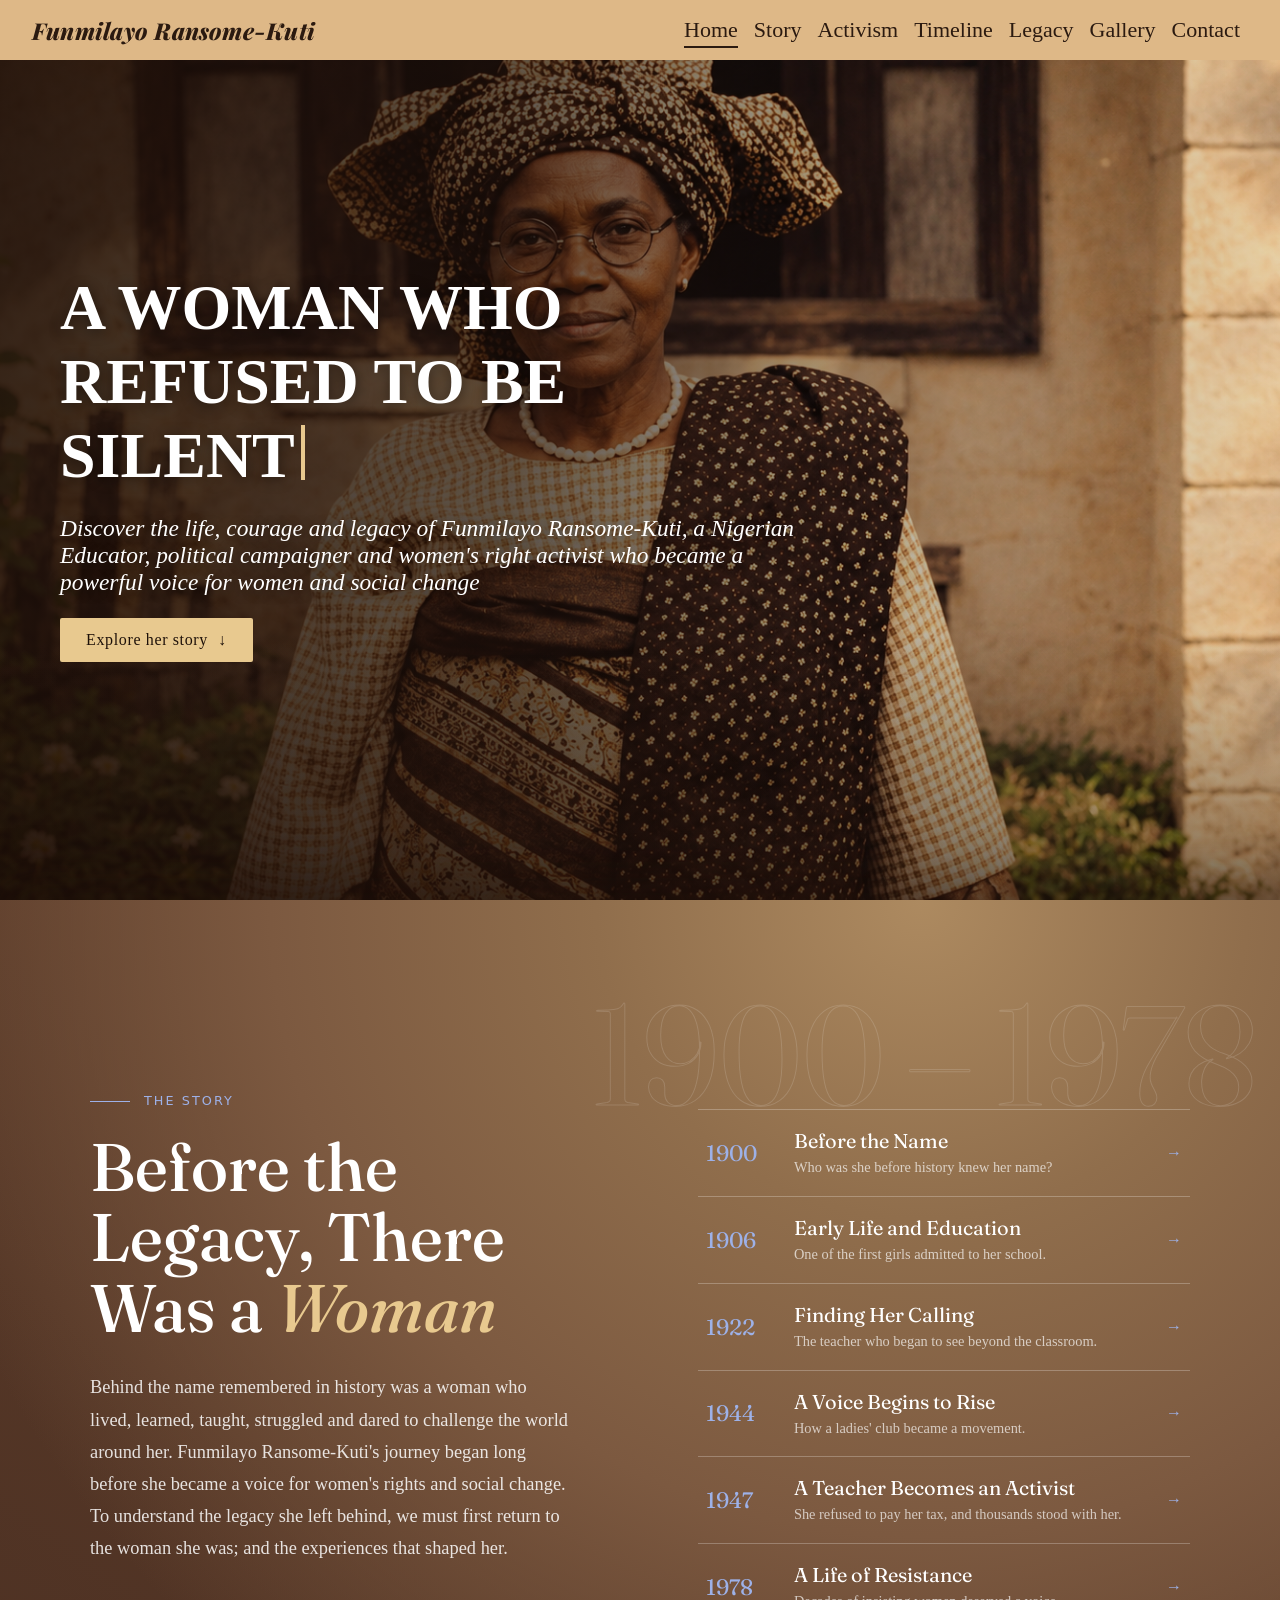
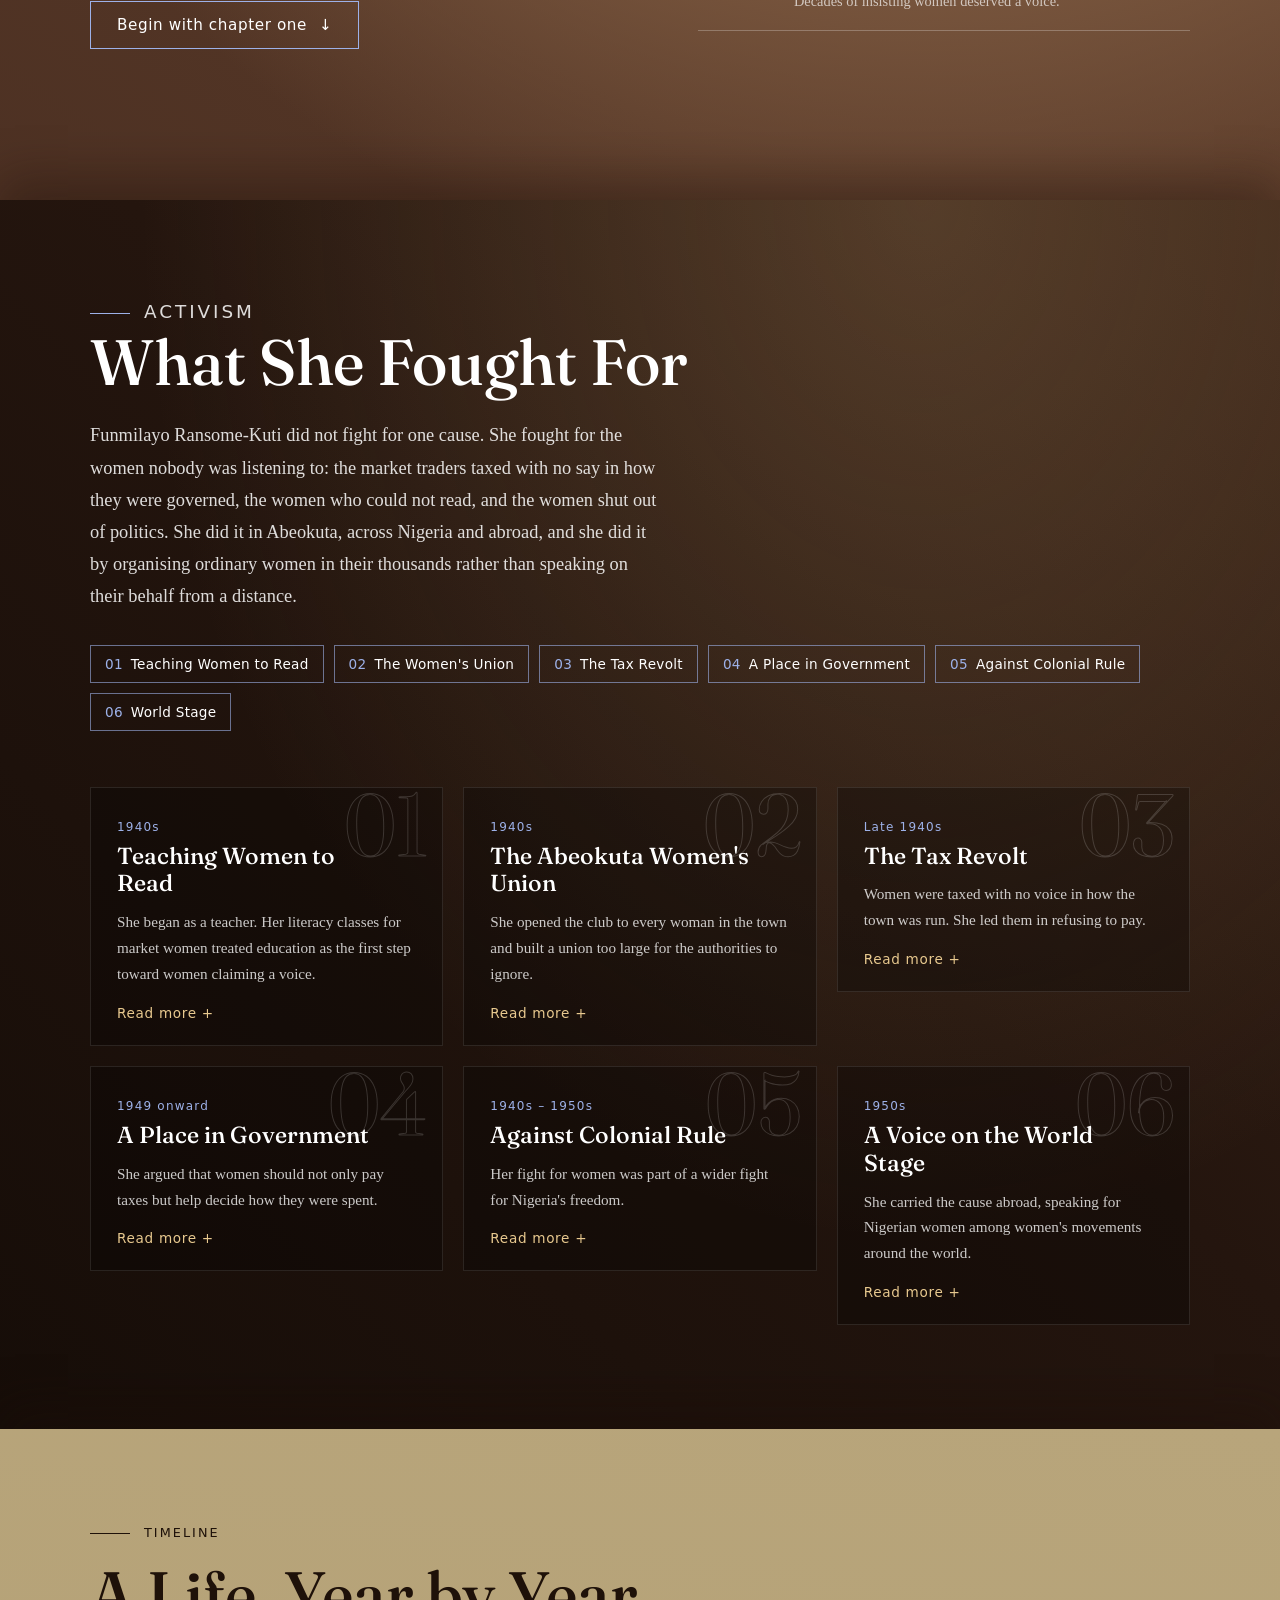
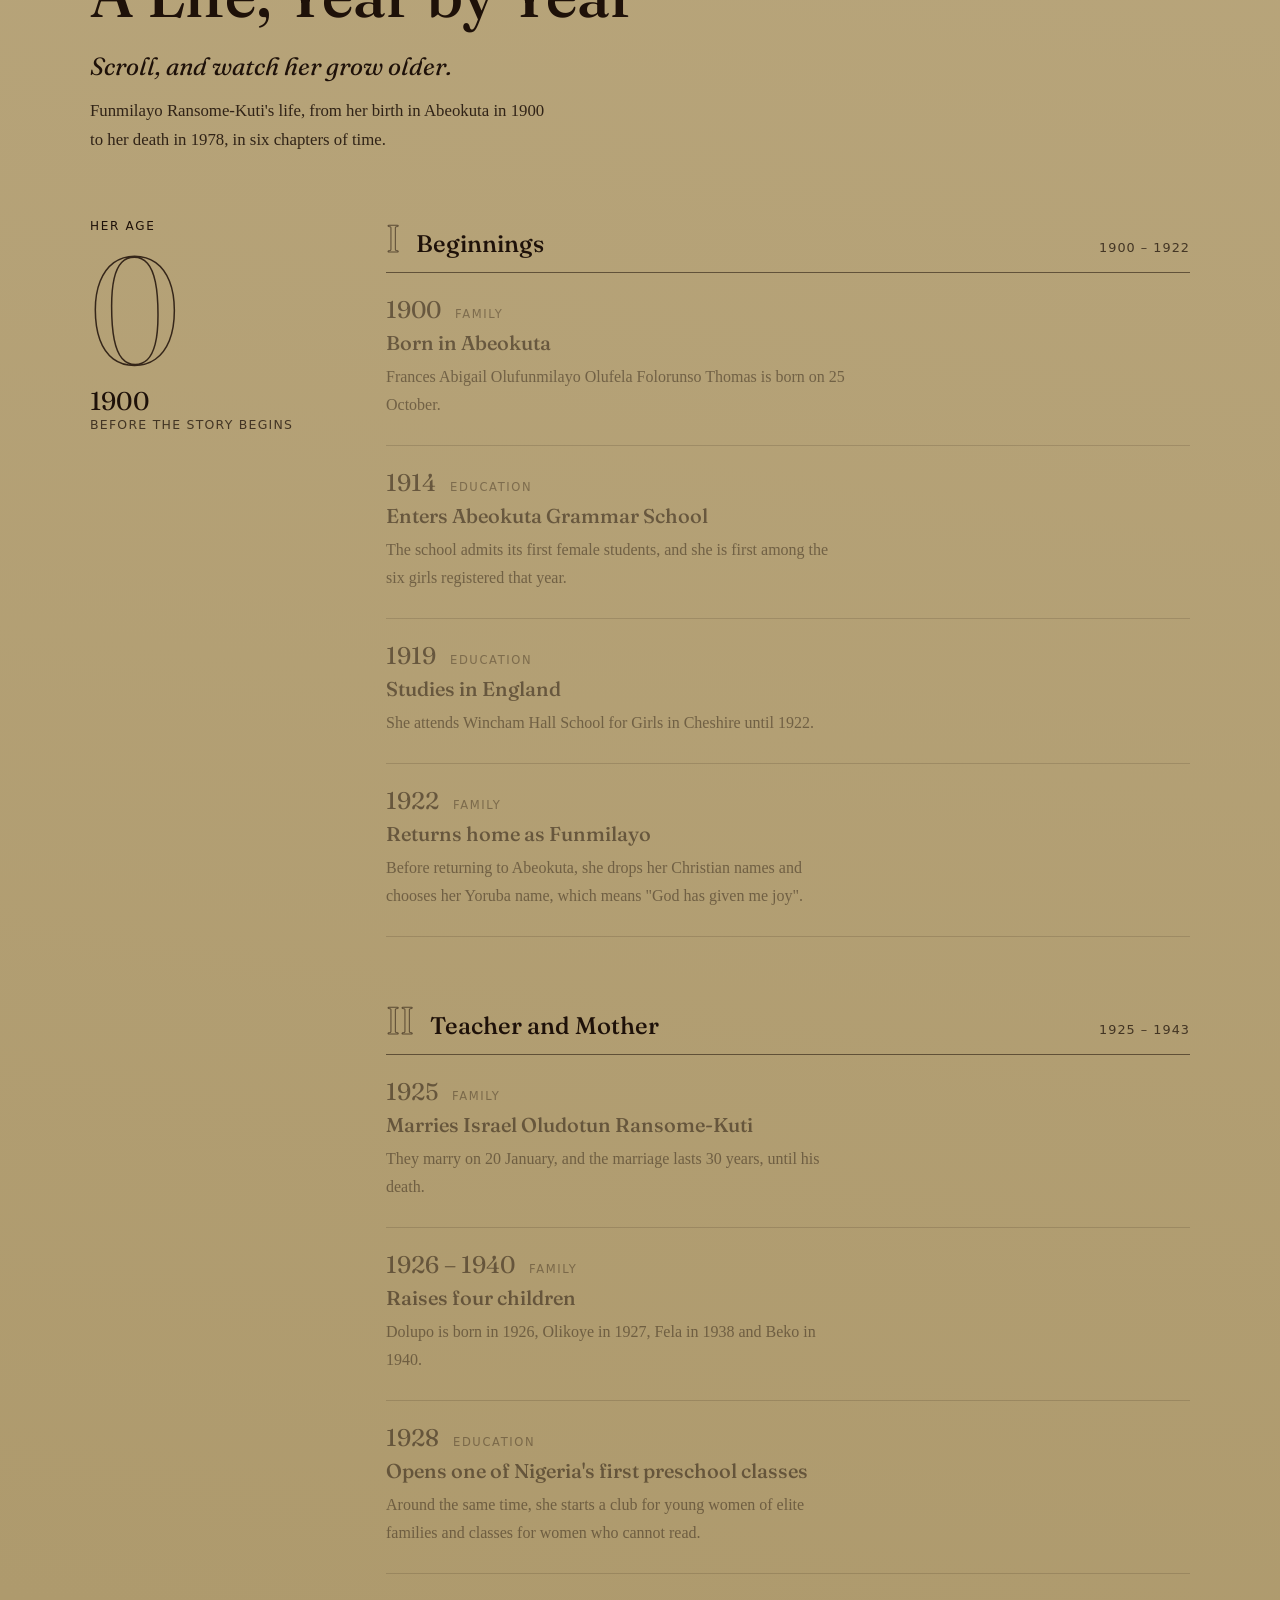
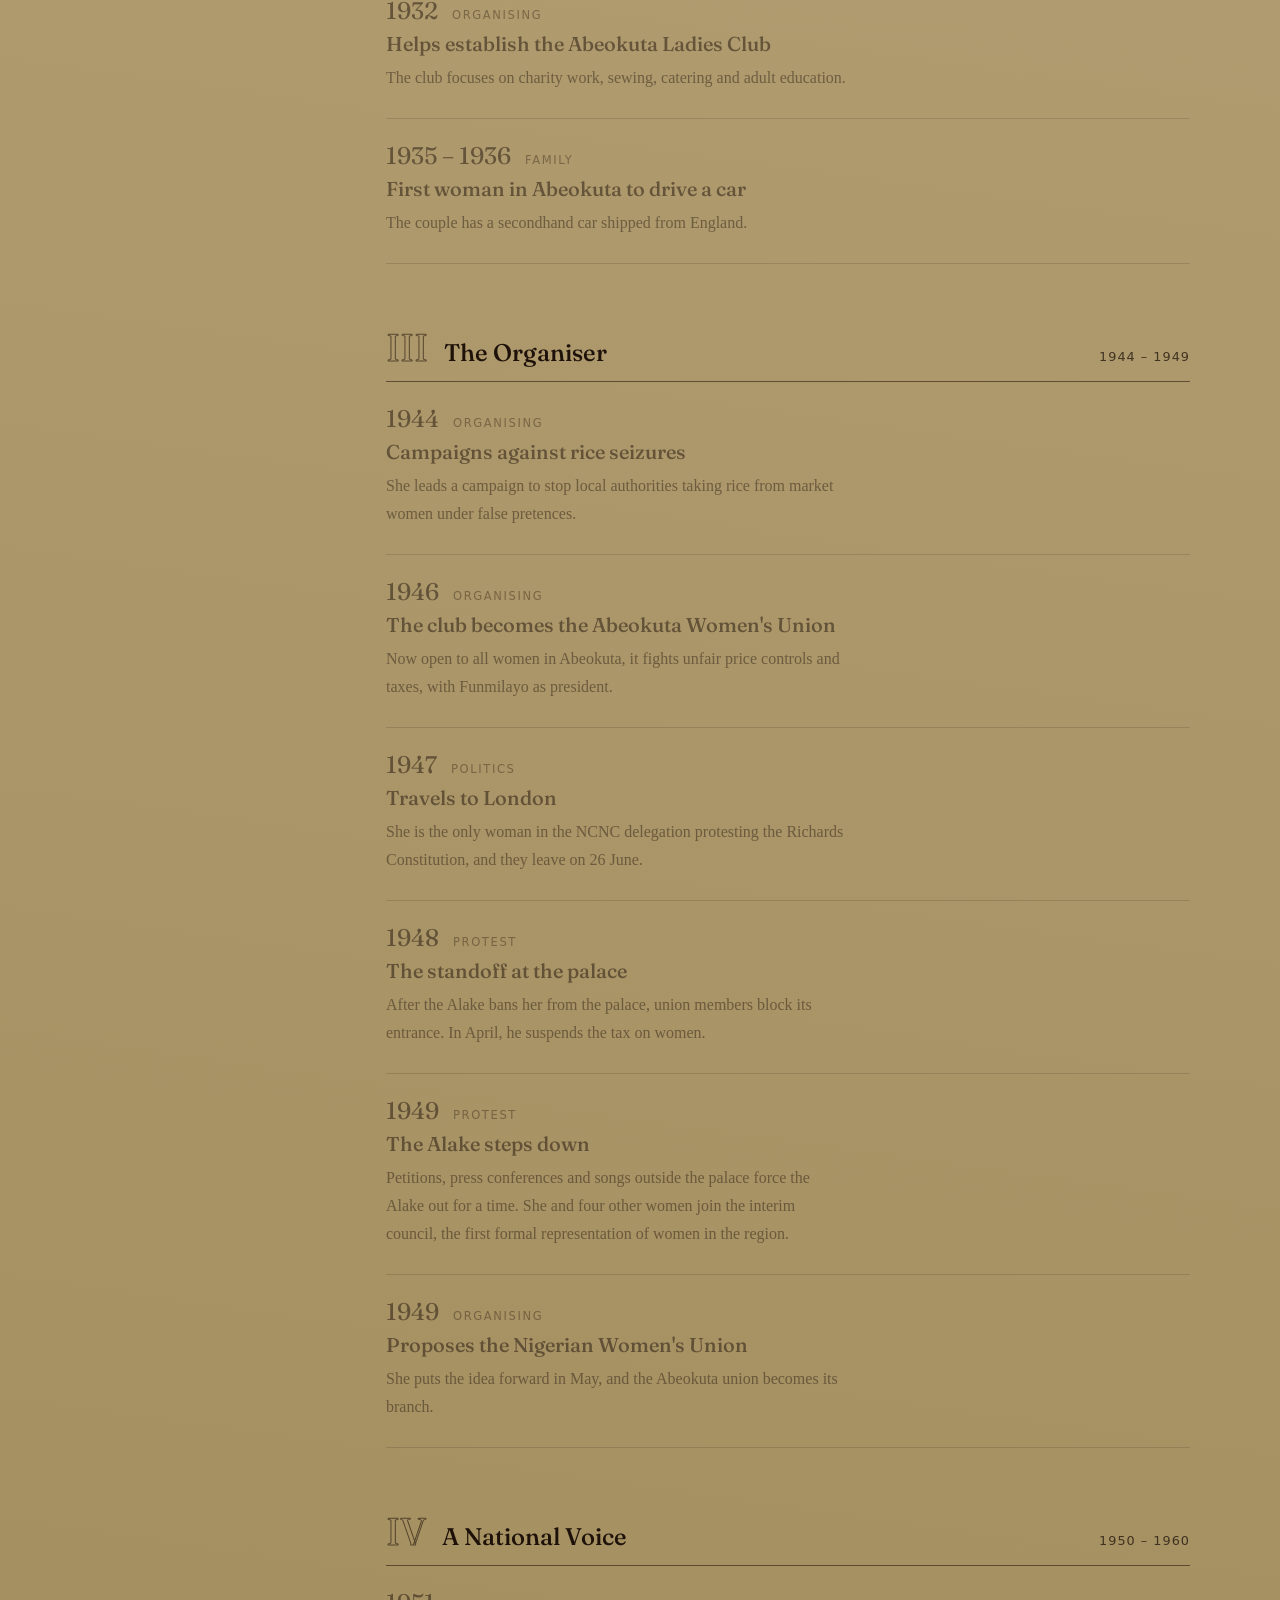
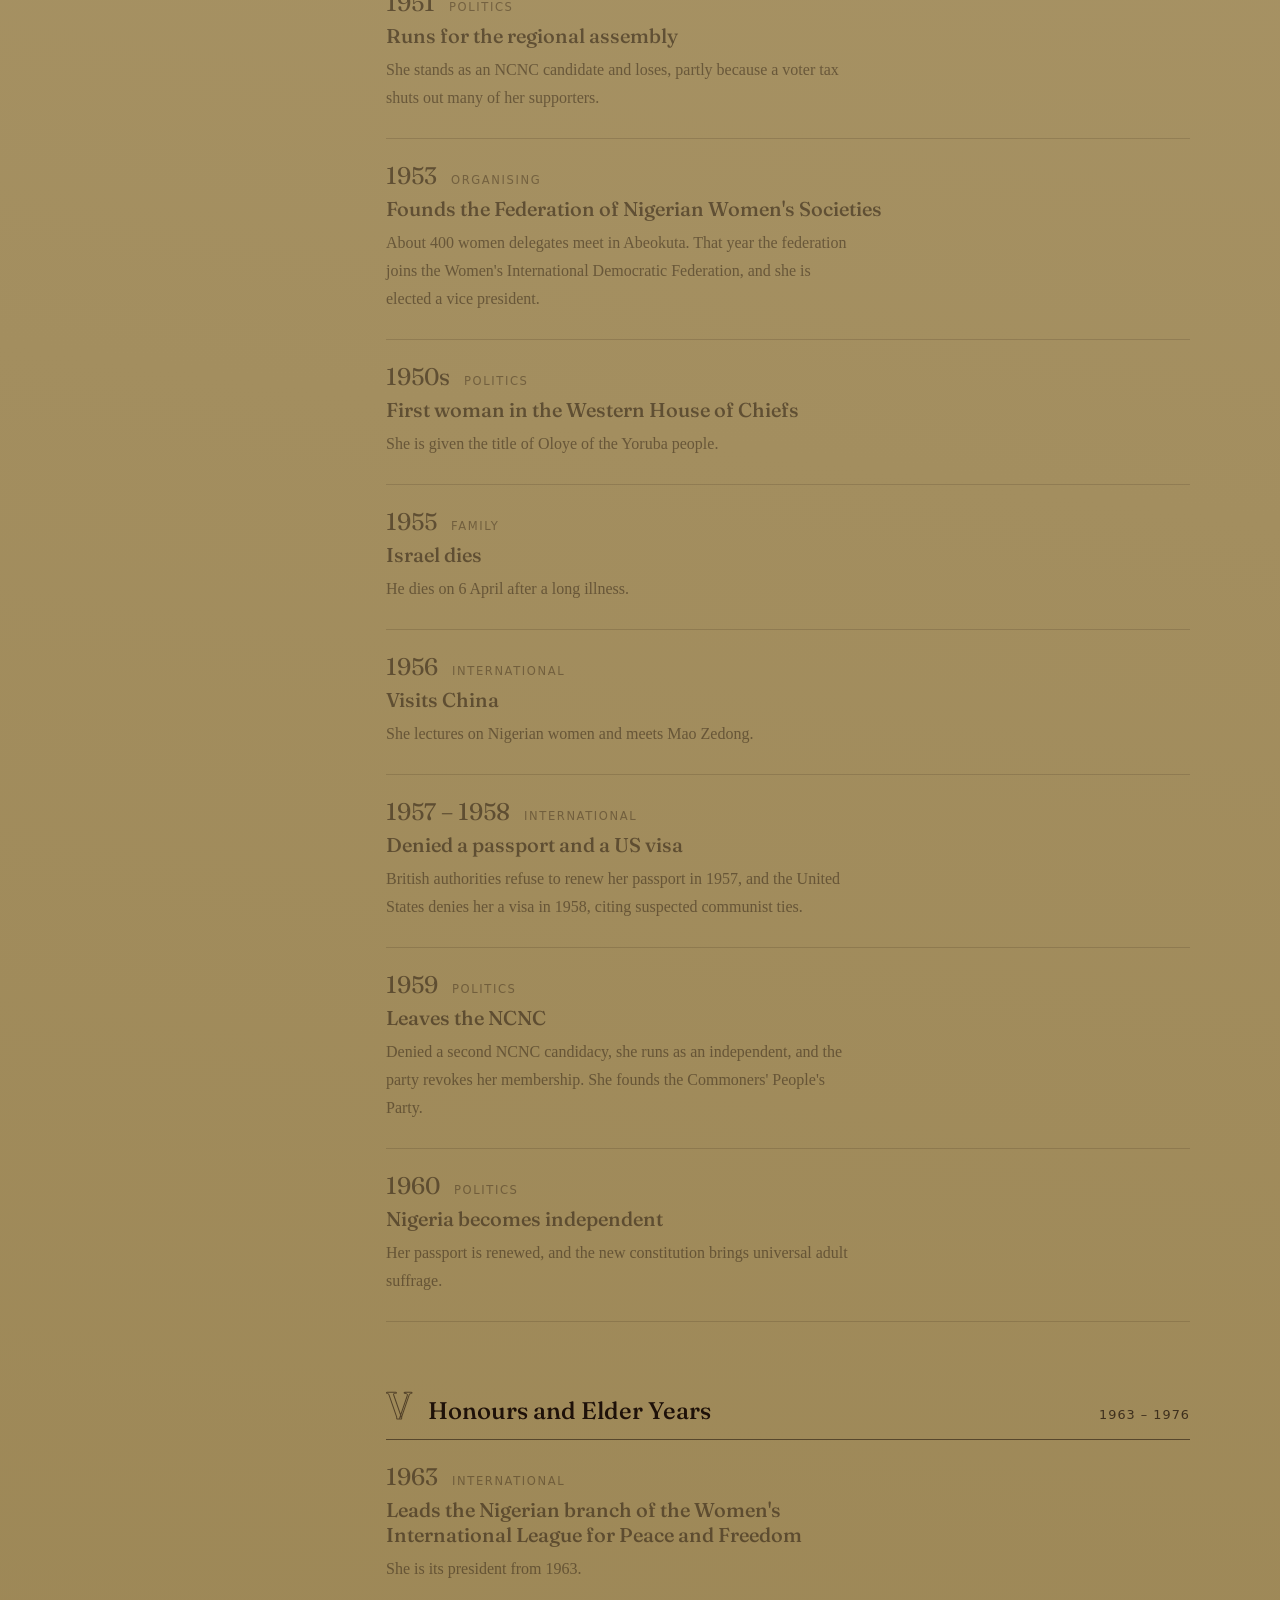
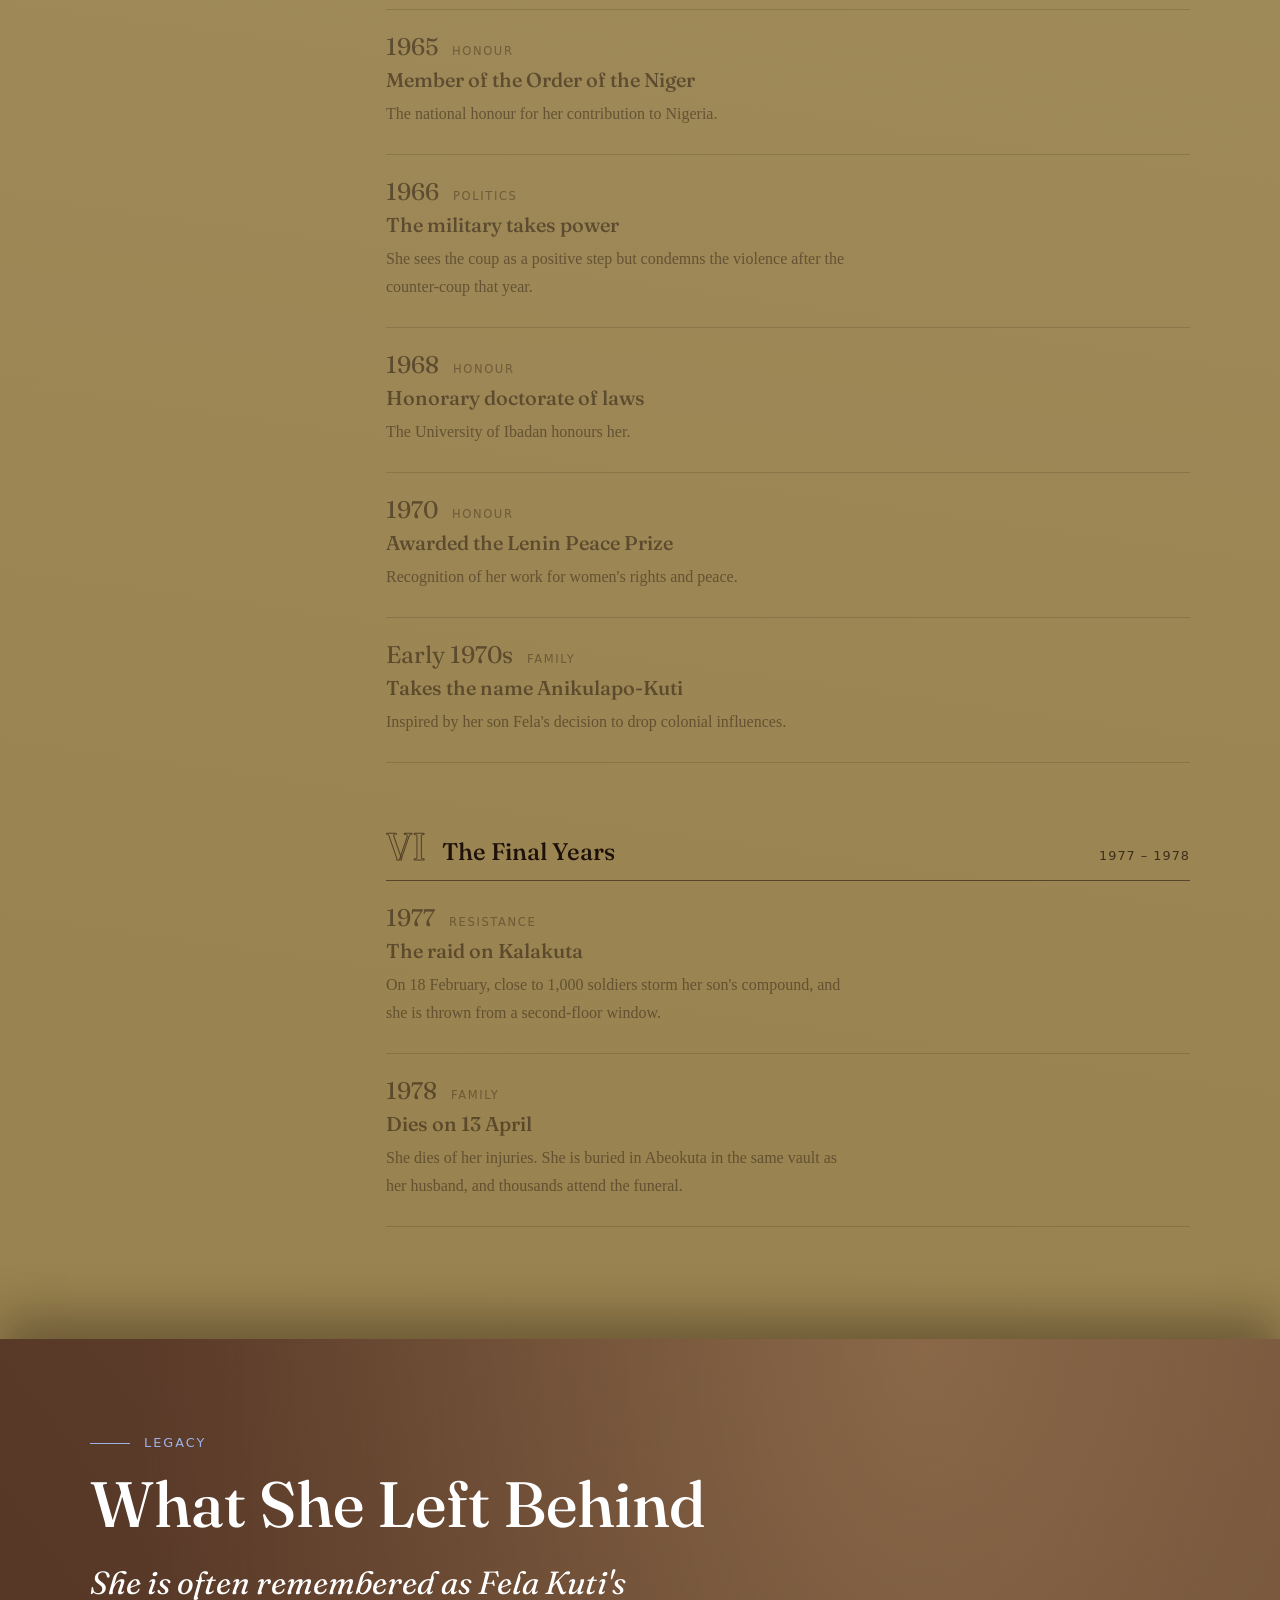
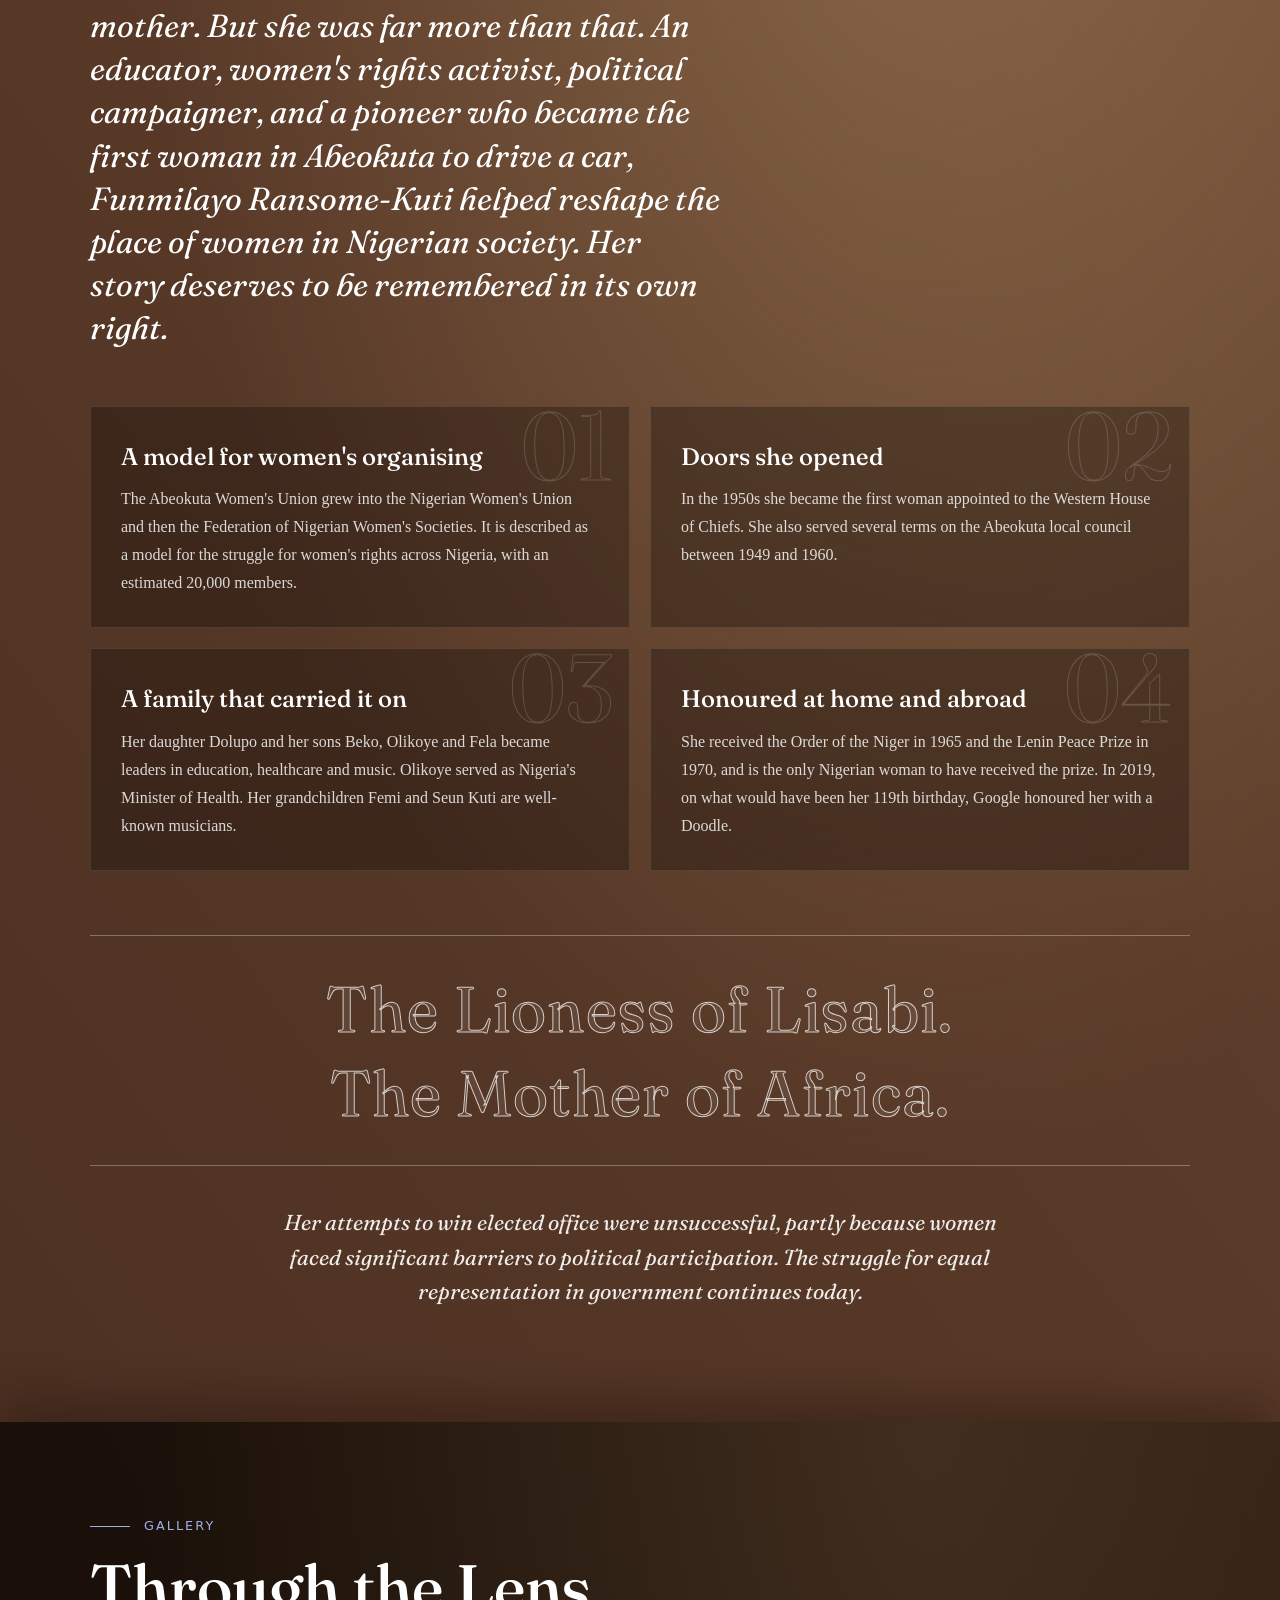
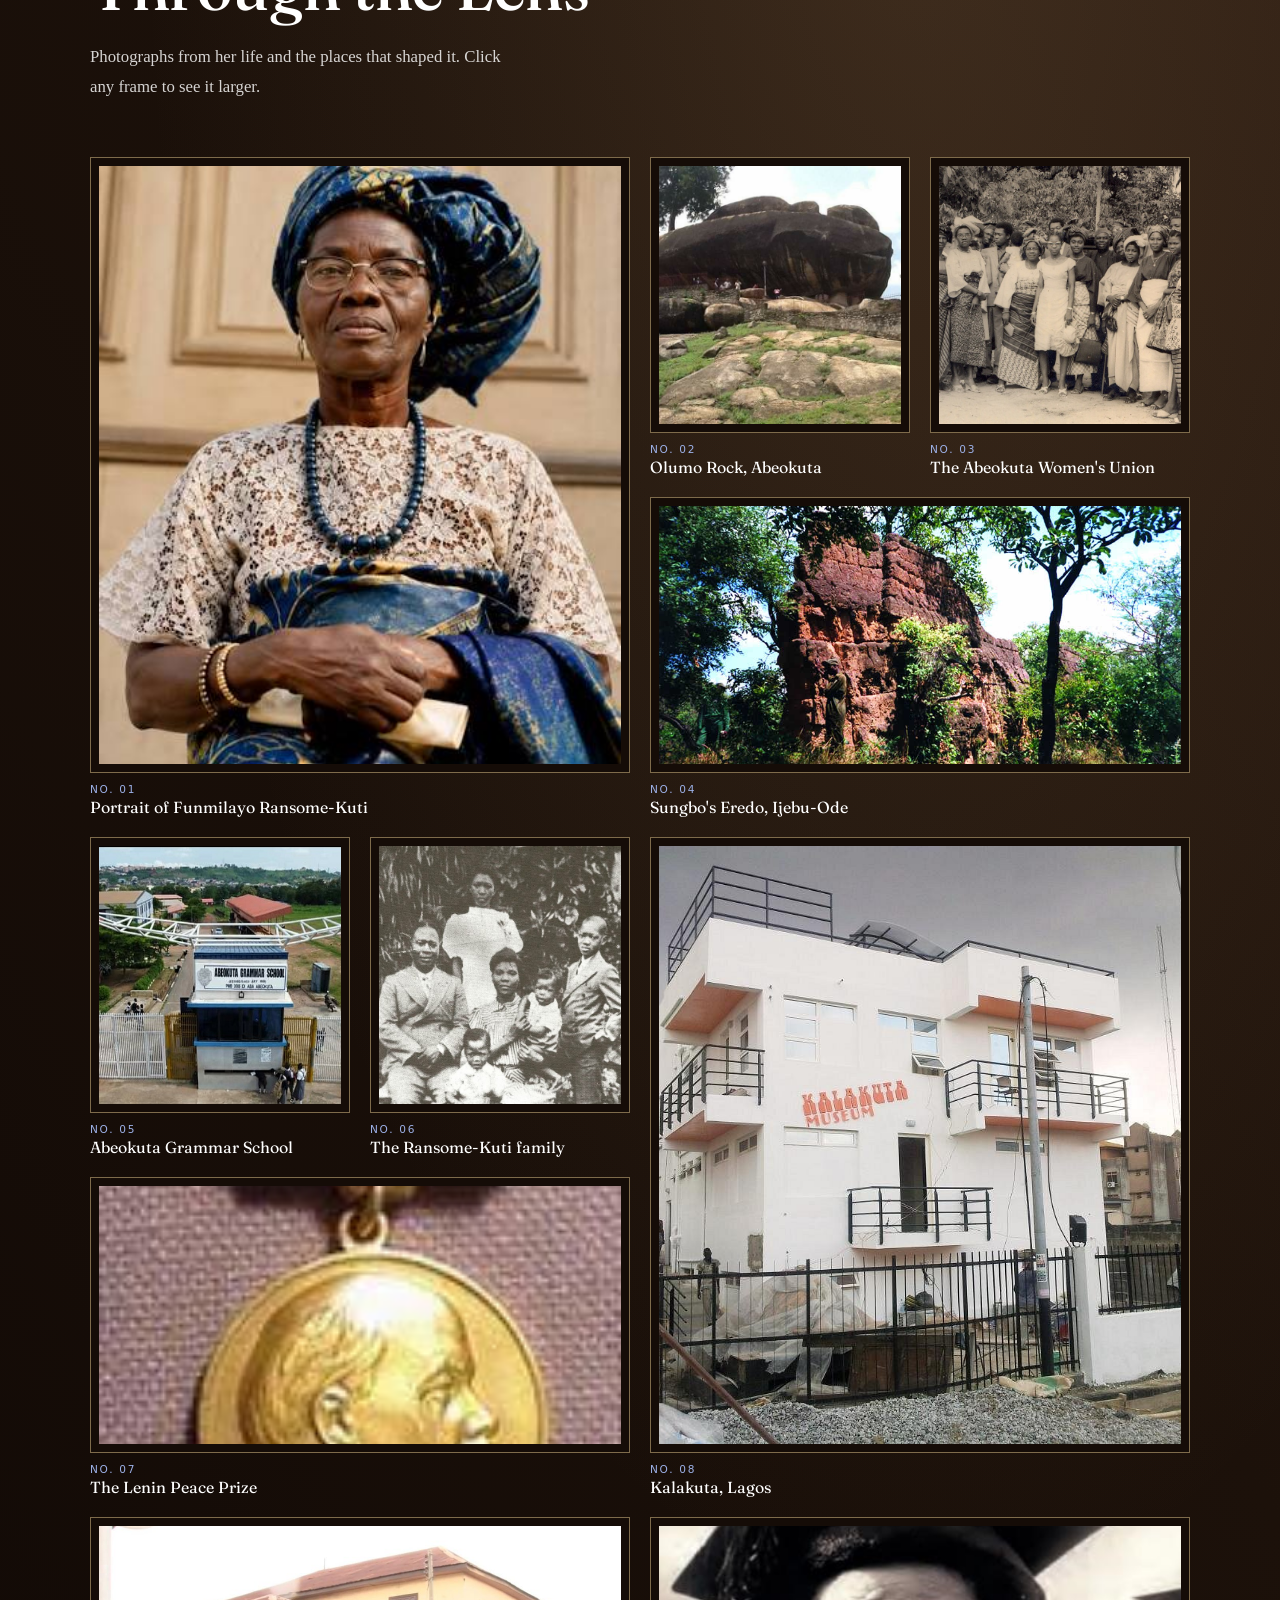
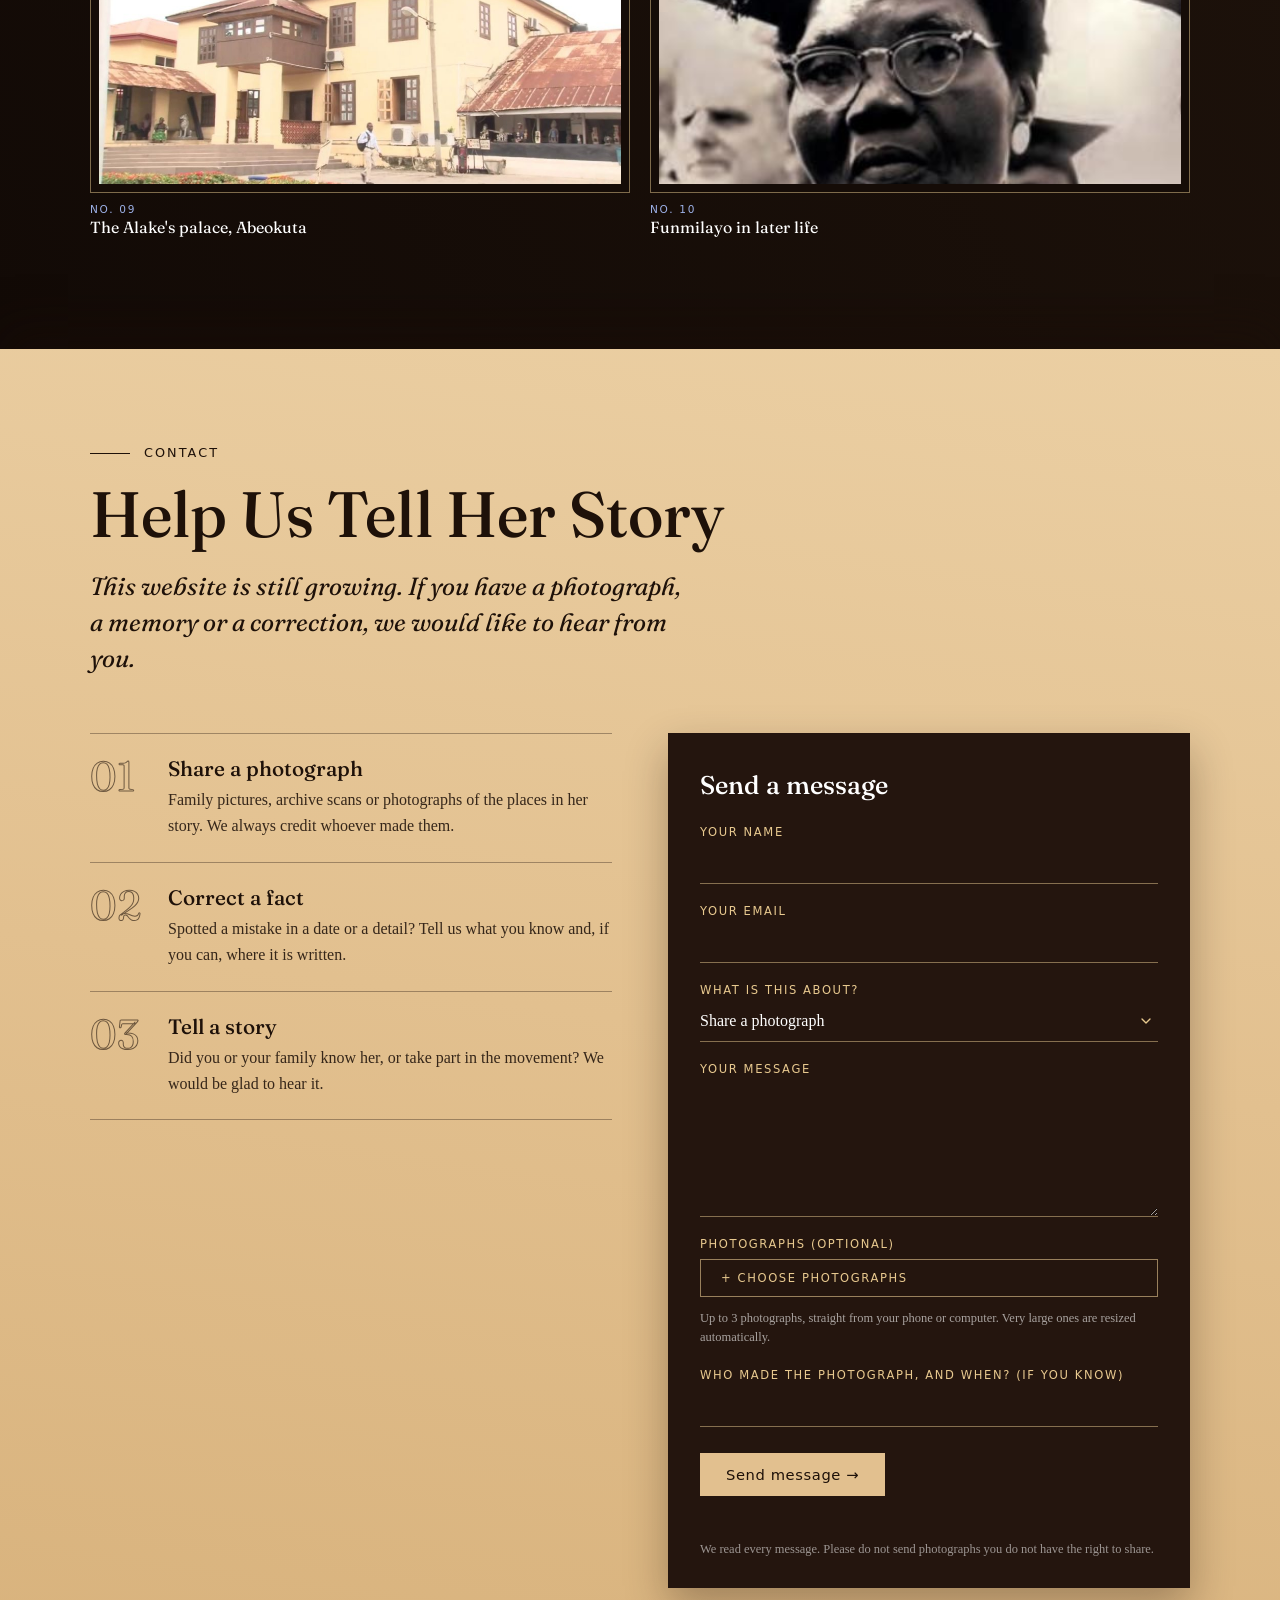
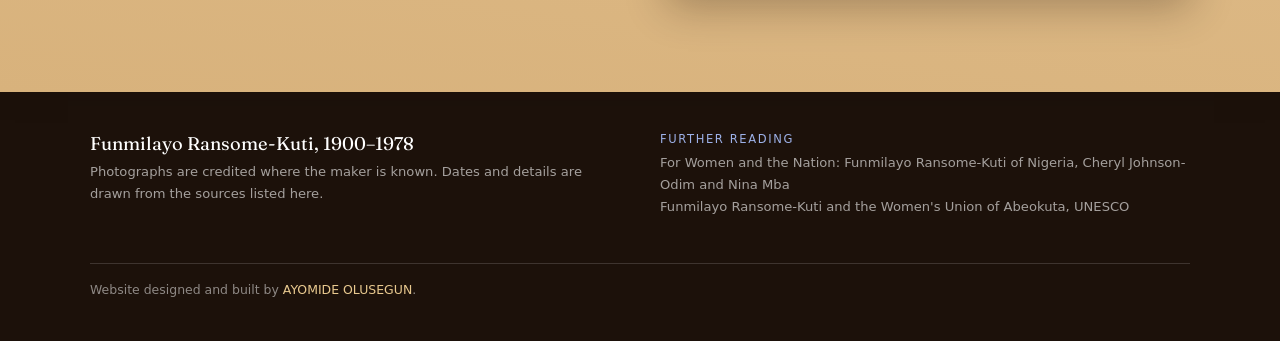
<file: index.html>
<!DOCTYPE html>

<html lang="en">
    <head> 
<meta charset="UTF-8">
<meta name="viewport" content="width=device-width, initial-scale=1.0">

<meta name="description" content="The life, activism and legacy of Funmilayo Ransome-Kuti (1900–1978), Nigerian educator and women's rights campaigner.">

<!-- Open Graph -->
<meta property="og:type" content="website">
<meta property="og:site_name" content="Funmilayo Ransome-Kuti">
<meta property="og:title" content="Funmilayo Ransome-Kuti">
<meta property="og:description" content="The life, activism and legacy of a Nigerian educator and women's rights campaigner.">
<meta property="og:image" content="https://funmilayo-ransomee-kuti.vercel.app/IMAGES/funmilayo-og-image.jpg">
<meta property="og:image:width" content="1200">
<meta property="og:image:height" content="630">
<meta property="og:url" content="https://funmilayo-ransomee-kuti.vercel.app/">

<!-- Twitter / X -->
<meta name="twitter:card" content="summary_large_image">
<meta name="twitter:title" content="Funmilayo Ransome-Kuti">
<meta name="twitter:description" content="Discover the life, activism and legacy of a Nigerian educator and women's rights campaigner.">
<meta name="twitter:image" content="https://funmilayo-ransomee-kuti.vercel.app/IMAGES/funmilayo-og-image.jpg">
        
        <title>Funmilayo Ransome-Kuti | Educator, Activist, Political Campaigner</title>
        <link rel="preconnect" href="https://fonts.googleapis.com">
        <link rel="preconnect" href="https://fonts.gstatic.com" crossorigin>
        <link href="https://fonts.googleapis.com/css2?family=Fraunces:ital,wght@0,400;0,500;1,400&family=Playfair+Display:ital,wght@1,800&display=swap" rel="stylesheet">
       
        <!-- LINKING MY CSS -->
        <link rel="stylesheet" href="CSS/Reset.css">
        <link rel="stylesheet" href="CSS/Homepage.css">
        <link rel="stylesheet" href="CSS/Chapters.css">

        <script>
  // when the page is refreshed, start again from the top (links with a # still land where they point)
  (function () {
    var entry = window.performance && performance.getEntriesByType ? performance.getEntriesByType("navigation")[0] : null;
    var reloaded = entry ? entry.type === "reload" : (window.performance && performance.navigation && performance.navigation.type === 1);

    if (reloaded && !location.hash && "scrollRestoration" in history) {
      history.scrollRestoration = "manual";
      window.addEventListener("load", function () { window.scrollTo(0, 0); });
    }
  })();
</script>

    </head>

    <body>
        <header class="Header">
            <a class="Header-Brand" href="#Home">Funmilayo Ransome-Kuti</a>
            <input type="checkbox" id="Nav-Toggle" class="Nav-Toggle">
            <label for="Nav-Toggle" class="Nav-Burger" aria-label="Menu"><span></span></label>

<nav class="Header-Nav">
    <ul>
        <li><a href="#Home"><span class="Nav-Num">01</span><span class="Nav-Name">Home</span><span class="Nav-Desc">Back to the beginning</span></a></li>
        <li><a href="#Story"><span class="Nav-Num">02</span><span class="Nav-Name">Story</span><span class="Nav-Desc">Her life, chapter by chapter</span></a></li>
        <li><a href="#Activism"><span class="Nav-Num">03</span><span class="Nav-Name">Activism</span><span class="Nav-Desc">Resistance, organised</span></a></li>
        <li><a href="#Timeline"><span class="Nav-Num">04</span><span class="Nav-Name">Timeline</span><span class="Nav-Desc">1900 to 1978, year by year</span></a></li>
        <li><a href="#Legacy"><span class="Nav-Num">05</span><span class="Nav-Name">Legacy</span><span class="Nav-Desc">What she left behind</span></a></li>
        <li><a href="#Gallery"><span class="Nav-Num">06</span><span class="Nav-Name">Gallery</span><span class="Nav-Desc">The photographic archive</span></a></li>
        <li><a href="#Contact"><span class="Nav-Num">07</span><span class="Nav-Name">Contact</span><span class="Nav-Desc">Sources and credits</span></a></li>
    </ul>
</nav>

        </header>  

        <main>

            <!-- HERO SECTION -->
        <section id="Home" class="Hero-Category">
            <div class="Hero-Intro">
                <h1 class="Hero-Typing" aria-label="A woman who refused to be silent">
                <span class="Typing-Ghost" aria-hidden="true">A WOMAN WHO REFUSED TO BE SILENT</span>
                <span class="Typing-Live" aria-hidden="true"></span>
                </h1>
                <p>Discover the life, courage and legacy of Funmilayo Ransome-Kuti, a Nigerian Educator, political campaigner and women's right activist who became a powerful voice for women and social change</p>
                <a href="#Story">Explore her story</a>
            </div>
        </section>


            <!-- STORY SECTION -->
        <section id="Story" class="Before-the-Legacy-Category">
            <div class="Before-the-Legacy">

            <div class="Legacy-Intro">
                <p class="Legacy-Eyebrow">The Story</p>
                <h1>Before the Legacy, There Was a <em>Woman</em></h1>
                <p class="Legacy-Text">Behind the name remembered in history was a woman who lived, learned, taught, struggled and dared to challenge the world around her. Funmilayo Ransome-Kuti's journey began long before she became a voice for women's rights and social change. To understand the legacy she left behind, we must first return to the woman she was; and the experiences that shaped her.</p>
                <a class="Legacy-Start" href="before-the-name.html">Begin with chapter one</a>
            </div>

        <ol class="Legacy-Chapters">
            <li><a href="before-the-name.html">
                <span class="Legacy-Year">1900</span>
                <span class="Legacy-Chapter-Title">Before the Name</span>
                <span class="Legacy-Chapter-Hook">Who was she before history knew her name?</span>
            </a></li>
            <li><a href="early-life.html">
                <span class="Legacy-Year">1906</span>
                <span class="Legacy-Chapter-Title">Early Life and Education</span>
                <span class="Legacy-Chapter-Hook">One of the first girls admitted to her school.</span>
            </a></li>
            <li><a href="finding-her-calling.html">
                <span class="Legacy-Year">1922</span>
                <span class="Legacy-Chapter-Title">Finding Her Calling</span>
                <span class="Legacy-Chapter-Hook">The teacher who began to see beyond the classroom.</span>
            </a></li>
            <li><a href="a-voice-begins-to-rise.html">
                <span class="Legacy-Year">1944</span>
                <span class="Legacy-Chapter-Title">A Voice Begins to Rise</span>
                <span class="Legacy-Chapter-Hook">How a ladies' club became a movement.</span>
            </a></li>
            <li><a href="becomes-an-activist.html">
                <span class="Legacy-Year">1947</span>
                <span class="Legacy-Chapter-Title">A Teacher Becomes an Activist</span>
                <span class="Legacy-Chapter-Hook">She refused to pay her tax, and thousands stood with her.</span>
            </a></li>
            <li><a href="life-as-an-activist.html">
                <span class="Legacy-Year">1978</span>
                <span class="Legacy-Chapter-Title">A Life of Resistance</span>
                <span class="Legacy-Chapter-Hook">Decades of insisting women deserved a voice.</span>
            </a></li>
        </ol>

             </div>
        </section>

              <!-- ACTIVISM CARDS -->
        <section id="Activism" class="Activism-Category">

            <div class="Activism-Intro">
            <p class="Activism-Label">Activism</p>
            <h2>What She Fought For</h2>
        <p>
            Funmilayo Ransome-Kuti did not fight for one cause. She fought for
            the women nobody was listening to: the market traders taxed with no
            say in how they were governed, the women who could not read, and the
            women shut out of politics. She did it in Abeokuta, across Nigeria
             and abroad, and she did it by organising ordinary women in their
            thousands rather than speaking on their behalf from a distance.
        </p>

        <nav class="Activism-Index" aria-label="Jump to a campaign">
            <a href="#Activism-1"><b>01</b>Teaching Women to Read</a>
            <a href="#Activism-2"><b>02</b>The Women's Union</a>
            <a href="#Activism-3"><b>03</b>The Tax Revolt</a>
            <a href="#Activism-4"><b>04</b>A Place in Government</a>
            <a href="#Activism-5"><b>05</b>Against Colonial Rule</a>
            <a href="#Activism-6"><b>06</b>World Stage</a>
        </nav>
        </div>

    <div class="Activism-Cards">

        <!-- 01 -->
        <article class="Activism-Card" id="Activism-1">
            <span class="Activism-Number" aria-hidden="true">01</span>
            <p class="Activism-Tag">1940s</p>
            <h3>Teaching Women to Read</h3>
            <p class="Activism-Text">
                She began as a teacher. Her literacy classes for market women
                treated education as the first step toward women claiming a
                voice.
            </p>

            <details>
                <summary>Read more</summary>
                <p>
                    A trained teacher, she used the Abeokuta Ladies' Club, which
                    she had founded with other educated women, to reach the
                    market women of the town. Many of them were traders who
                    could not read or write. The club began to hold classes for
                    them, often in Yoruba rather than English, with lessons that
                    went beyond letters to cover practical subjects such as
                    health and caring for children.
                </p>
                <p>
                    The classes also taught her something. Sitting with the
                    women, she heard how they were harassed over taxes and price
                    controls, and how little power they had over the decisions
                    that governed their daily lives. The club that had started
                    with social gatherings became a place where women compared
                    their grievances and began to see them as shared.
                </p>

            </details>
        </article>

        <!-- 02 -->
        <article class="Activism-Card" id="Activism-2" >
            <span class="Activism-Number" aria-hidden="true">02</span>
            <p class="Activism-Tag">1940s</p>
            <h3>The Abeokuta Women's Union</h3>
            <p class="Activism-Text">
                She opened the club to every woman in the town and built a union
                too large for the authorities to ignore.
            </p>
            <details>
                <summary>Read more</summary>
                <p>
                    The Ladies' Club had begun as a group of educated women, and
                    its members were largely from the town's elite. She changed
                    that by bringing in the market women, and the club grew into
                    the Abeokuta Women's Union, with members from every
                    background, from educated wives to traders who had never
                    been to school. It is also known as the Egba Women's Union in
                    some sources, and the name varied over time.
                </p>
                <p>
                    Membership grew into the tens of thousands, and some accounts
                    give much higher estimates, so treat any single number
                    carefully. The union worked through structures women already
                    had: the market associations and the networks of traders. It
                    collected dues, held meetings, sent petitions and organised
                    marches, and it made use of songs, a powerful tradition in
                    Yoruba protest. Women who had never spoken in public began
                    speaking for themselves.
                </p>

            </details>
        </article>

        <!-- 03 -->
        <article class="Activism-Card" id="Activism-3">
            <span class="Activism-Number" aria-hidden="true">03</span>
            <p class="Activism-Tag">Late 1940s</p>
            <h3>The Tax Revolt</h3>
            <p class="Activism-Text">
                Women were taxed with no voice in how the town was run. She led
                them in refusing to pay.
            </p>
            <details>
                <summary>Read more</summary>
                <p>
                    The grievances were concrete. Women were being taxed, and the
                    collectors who came for the money were accused of harassing
                    and humiliating them. Wartime price controls were hurting the
                    market women who sold goods such as rice, who were made to
                    sell at fixed prices. The women had no representation on the
                    Native Authority that made these decisions, and the system
                    placed great power in the hands of the Alake, the traditional
                    ruler, who governed under British supervision.
                </p>
                <p>
                    She refused to pay and urged others to do the same. Her court
                    appearance drew thousands of supporters, and crowds of women
                    gathered outside the Alake's palace in demonstrations that
                    lasted for days. The pressure worked. The tax on women was
                    ended, and the Alake stepped down from the throne, returning
                    to it later.
                </p>

            </details>
        </article>

        <!-- 04 -->
        <article class="Activism-Card" id="Activism-4">
            <span class="Activism-Number" aria-hidden="true">04</span>
            <p class="Activism-Tag">1949 onward</p>
            <h3>A Place in Government</h3>
            <p class="Activism-Text">
                She argued that women should not only pay taxes but help decide
                how they were spent.
            </p>
            <details>
                <summary>Read more</summary>
                <p>
                    Her demands went beyond ending a tax. She wanted women to have
                    a permanent place in government. After the protests, local
                    government in Abeokuta was reformed, women were given seats on
                    the Native Authority council, and she was among those who sat
                    there.
                </p>
                <p>
                    She did not treat this as the end. She took the demand beyond
                    one town, helping to found the Nigerian Women's Union and
                    becoming involved in forming the Federation of Nigerian
                    Women's Societies. Both linked women's groups across regions
                    and pressed for women's rights, including the right to vote,
                    as Nigeria moved toward independence.
                </p>

            </details>
        </article>

        <!-- 05 -->
        <article class="Activism-Card" id="Activism-5">
            <span class="Activism-Number" aria-hidden="true">05</span>
            <p class="Activism-Tag">1940s &ndash; 1950s</p>
            <h3>Against Colonial Rule</h3>
            <p class="Activism-Text">
                Her fight for women was part of a wider fight for Nigeria's
                freedom.
            </p>
            <details>
                <summary>Read more</summary>
                <p>
                    The injustices she fought were products of the colonial
                    system: taxes women had no say in, price controls that hurt
                    traders, and local rulers holding authority under British
                    supervision. By confronting that system, she was also
                    confronting colonial rule itself.
                </p>
                <p>
                    She joined the nationalist movement of the period and became
                    a member of the National Council of Nigeria and the Cameroons
                    (NCNC), one of the leading parties pressing for independence.
                    Accounts also say she travelled to London in 1947 as part of
                    an NCNC delegation protesting against the constitution then
                    being imposed on Nigeria.
                </p>

            </details>
        </article>

        <!-- 06 -->
        <article class="Activism-Card" id="Activism-6">
            <span class="Activism-Number" aria-hidden="true">06</span>
            <p class="Activism-Tag">1950s</p>
            <h3>A Voice on the World Stage</h3>
            <p class="Activism-Text">
                She carried the cause abroad, speaking for Nigerian women among
                women's movements around the world.
            </p>
            <details>
                <summary>Read more</summary>
                <p>
                    She became a leading figure in the Women's International
                    Democratic Federation, an international women's
                    organisation, and travelled to places such as Eastern Europe,
                    the Soviet Union and China. These links made some governments
                    and colonial authorities suspicious of her, and at times her
                    travel was restricted.
                </p>
                <p>
                    The contacts did give Nigerian women a place in international
                    discussions, and connected their struggle to women's
                    movements elsewhere. She was one of the few African women of
                    the time with that kind of reach.
                </p>
            </details>
            </article>
            </div>
            </section> 

            <section id="Timeline" class="Timeline-Category">

    <div class="Timeline-Intro">
        <p class="Timeline-Label">Timeline</p>
        <h2>A Life, Year by Year</h2>
        <p class="Timeline-Hook">Scroll, and watch her grow older.</p>
        <p class="Timeline-Lead">
            Funmilayo Ransome-Kuti's life, from her birth in Abeokuta in 1900
            to her death in 1978, in six chapters of time.
        </p>
    </div>

    <div class="Timeline-Body">

        <aside class="Timeline-CounterWrap" aria-hidden="true">
            <div class="Timeline-Counter">
                <p class="Timeline-CounterLabel">Her age <span class="Timeline-About"></span></p>
                <p class="Timeline-CounterAge">0</p>
                <p class="Timeline-CounterYear">1900</p>
                <p class="Timeline-CounterEra">Before the story begins</p>
            </div>
        </aside>

        <div class="Timeline-Eras">

            <!-- ERA I -->
            <div class="Timeline-Era" data-name="Beginnings">
                <div class="Timeline-EraHead">
                    <span class="Timeline-EraNumber" aria-hidden="true">I</span>
                    <h3>Beginnings</h3>
                    <p class="Timeline-EraYears">1900 &ndash; 1922</p>
                </div>
                <ol class="Timeline-Events">
                    <li class="Timeline-Event" data-year="1900" data-age="0" data-exact="true">
                        <p class="Timeline-Meta"><span class="Timeline-Year">1900</span><span class="Timeline-Tag">Family</span></p>
                        <h4>Born in Abeokuta</h4>
                        <p class="Timeline-Text">Frances Abigail Olufunmilayo Olufela Folorunso Thomas is born on 25 October.</p>
                    </li>
                    <li class="Timeline-Event" data-year="1914" data-age="14">
                        <p class="Timeline-Meta"><span class="Timeline-Year">1914</span><span class="Timeline-Tag">Education</span></p>
                        <h4>Enters Abeokuta Grammar School</h4>
                        <p class="Timeline-Text">The school admits its first female students, and she is first among the six girls registered that year.</p>
                    </li>
                    <li class="Timeline-Event" data-year="1919" data-age="19">
                        <p class="Timeline-Meta"><span class="Timeline-Year">1919</span><span class="Timeline-Tag">Education</span></p>
                        <h4>Studies in England</h4>
                        <p class="Timeline-Text">She attends Wincham Hall School for Girls in Cheshire until 1922.</p>
                    </li>
                    <li class="Timeline-Event" data-year="1922" data-age="22">
                        <p class="Timeline-Meta"><span class="Timeline-Year">1922</span><span class="Timeline-Tag">Family</span></p>
                        <h4>Returns home as Funmilayo</h4>
                        <p class="Timeline-Text">Before returning to Abeokuta, she drops her Christian names and chooses her Yoruba name, which means "God has given me joy".</p>
                    </li>
                </ol>
            </div>

            <!-- ERA II -->
            <div class="Timeline-Era" data-name="Teacher and Mother">
                <div class="Timeline-EraHead">
                    <span class="Timeline-EraNumber" aria-hidden="true">II</span>
                    <h3>Teacher and Mother</h3>
                    <p class="Timeline-EraYears">1925 &ndash; 1943</p>
                </div>
                <ol class="Timeline-Events">
                    <li class="Timeline-Event" data-year="1925" data-age="24" data-exact="true">
                        <p class="Timeline-Meta"><span class="Timeline-Year">1925</span><span class="Timeline-Tag">Family</span></p>
                        <h4>Marries Israel Oludotun Ransome-Kuti</h4>
                        <p class="Timeline-Text">They marry on 20 January, and the marriage lasts 30 years, until his death.</p>
                    </li>
                    <li class="Timeline-Event" data-year="1926" data-age="26" data-year-label="1926 &ndash; 1940">
                        <p class="Timeline-Meta"><span class="Timeline-Year">1926 &ndash; 1940</span><span class="Timeline-Tag">Family</span></p>
                        <h4>Raises four children</h4>
                        <p class="Timeline-Text">Dolupo is born in 1926, Olikoye in 1927, Fela in 1938 and Beko in 1940.</p>
                    </li>
                    <li class="Timeline-Event" data-year="1928" data-age="28">
                        <p class="Timeline-Meta"><span class="Timeline-Year">1928</span><span class="Timeline-Tag">Education</span></p>
                        <h4>Opens one of Nigeria's first preschool classes</h4>
                        <p class="Timeline-Text">Around the same time, she starts a club for young women of elite families and classes for women who cannot read.</p>
                    </li>
                    <li class="Timeline-Event" data-year="1932" data-age="32">
                        <p class="Timeline-Meta"><span class="Timeline-Year">1932</span><span class="Timeline-Tag">Organising</span></p>
                        <h4>Helps establish the Abeokuta Ladies Club</h4>
                        <p class="Timeline-Text">The club focuses on charity work, sewing, catering and adult education.</p>
                    </li>
                    <li class="Timeline-Event" data-year="1935" data-age="35" data-year-label="1935 &ndash; 1936">
                        <p class="Timeline-Meta"><span class="Timeline-Year">1935 &ndash; 1936</span><span class="Timeline-Tag">Family</span></p>
                        <h4>First woman in Abeokuta to drive a car</h4>
                        <p class="Timeline-Text">The couple has a secondhand car shipped from England.</p>
                    </li>
                </ol>
            </div>

            <!-- ERA III -->
            <div class="Timeline-Era" data-name="The Organiser">
                <div class="Timeline-EraHead">
                    <span class="Timeline-EraNumber" aria-hidden="true">III</span>
                    <h3>The Organiser</h3>
                    <p class="Timeline-EraYears">1944 &ndash; 1949</p>
                </div>
                <ol class="Timeline-Events">
                    <li class="Timeline-Event" data-year="1944" data-age="44">
                        <p class="Timeline-Meta"><span class="Timeline-Year">1944</span><span class="Timeline-Tag">Organising</span></p>
                        <h4>Campaigns against rice seizures</h4>
                        <p class="Timeline-Text">She leads a campaign to stop local authorities taking rice from market women under false pretences.</p>
                    </li>
                    <li class="Timeline-Event" data-year="1946" data-age="46">
                        <p class="Timeline-Meta"><span class="Timeline-Year">1946</span><span class="Timeline-Tag">Organising</span></p>
                        <h4>The club becomes the Abeokuta Women's Union</h4>
                        <p class="Timeline-Text">Now open to all women in Abeokuta, it fights unfair price controls and taxes, with Funmilayo as president.</p>
                    </li>
                    <li class="Timeline-Event" data-year="1947" data-age="46" data-exact="true">
                        <p class="Timeline-Meta"><span class="Timeline-Year">1947</span><span class="Timeline-Tag">Politics</span></p>
                        <h4>Travels to London</h4>
                        <p class="Timeline-Text">She is the only woman in the NCNC delegation protesting the Richards Constitution, and they leave on 26 June.</p>
                    </li>
                    <li class="Timeline-Event" data-year="1948" data-age="47" data-exact="true">
                        <p class="Timeline-Meta"><span class="Timeline-Year">1948</span><span class="Timeline-Tag">Protest</span></p>
                        <h4>The standoff at the palace</h4>
                        <p class="Timeline-Text">After the Alake bans her from the palace, union members block its entrance. In April, he suspends the tax on women.</p>
                    </li>
                    <li class="Timeline-Event" data-year="1949" data-age="48">
                        <p class="Timeline-Meta"><span class="Timeline-Year">1949</span><span class="Timeline-Tag">Protest</span></p>
                        <h4>The Alake steps down</h4>
                        <p class="Timeline-Text">Petitions, press conferences and songs outside the palace force the Alake out for a time. She and four other women join the interim council, the first formal representation of women in the region.</p>
                    </li>
                    <li class="Timeline-Event" data-year="1949" data-age="48" data-exact="true">
                        <p class="Timeline-Meta"><span class="Timeline-Year">1949</span><span class="Timeline-Tag">Organising</span></p>
                        <h4>Proposes the Nigerian Women's Union</h4>
                        <p class="Timeline-Text">She puts the idea forward in May, and the Abeokuta union becomes its branch.</p>
                    </li>
                </ol>
            </div>

            <!-- ERA IV -->
            <div class="Timeline-Era" data-name="A National Voice">
                <div class="Timeline-EraHead">
                    <span class="Timeline-EraNumber" aria-hidden="true">IV</span>
                    <h3>A National Voice</h3>
                    <p class="Timeline-EraYears">1950 &ndash; 1960</p>
                </div>
                <ol class="Timeline-Events">
                    <li class="Timeline-Event" data-year="1951" data-age="51">
                        <p class="Timeline-Meta"><span class="Timeline-Year">1951</span><span class="Timeline-Tag">Politics</span></p>
                        <h4>Runs for the regional assembly</h4>
                        <p class="Timeline-Text">She stands as an NCNC candidate and loses, partly because a voter tax shuts out many of her supporters.</p>
                    </li>
                    <li class="Timeline-Event" data-year="1953" data-age="53">
                        <p class="Timeline-Meta"><span class="Timeline-Year">1953</span><span class="Timeline-Tag">Organising</span></p>
                        <h4>Founds the Federation of Nigerian Women's Societies</h4>
                        <p class="Timeline-Text">About 400 women delegates meet in Abeokuta. That year the federation joins the Women's International Democratic Federation, and she is elected a vice president.</p>
                    </li>
                    <li class="Timeline-Event" data-year="1954" data-age="54" data-year-label="1950s">
                        <p class="Timeline-Meta"><span class="Timeline-Year">1950s</span><span class="Timeline-Tag">Politics</span></p>
                        <h4>First woman in the Western House of Chiefs</h4>
                        <p class="Timeline-Text">She is given the title of Oloye of the Yoruba people.</p>
                    </li>
                    <li class="Timeline-Event" data-year="1955" data-age="54" data-exact="true">
                        <p class="Timeline-Meta"><span class="Timeline-Year">1955</span><span class="Timeline-Tag">Family</span></p>
                        <h4>Israel dies</h4>
                        <p class="Timeline-Text">He dies on 6 April after a long illness.</p>
                    </li>
                    <li class="Timeline-Event" data-year="1956" data-age="56">
                        <p class="Timeline-Meta"><span class="Timeline-Year">1956</span><span class="Timeline-Tag">International</span></p>
                        <h4>Visits China</h4>
                        <p class="Timeline-Text">She lectures on Nigerian women and meets Mao Zedong.</p>
                    </li>
                    <li class="Timeline-Event" data-year="1957" data-age="57" data-year-label="1957 &ndash; 1958">
                        <p class="Timeline-Meta"><span class="Timeline-Year">1957 &ndash; 1958</span><span class="Timeline-Tag">International</span></p>
                        <h4>Denied a passport and a US visa</h4>
                        <p class="Timeline-Text">British authorities refuse to renew her passport in 1957, and the United States denies her a visa in 1958, citing suspected communist ties.</p>
                    </li>
                    <li class="Timeline-Event" data-year="1959" data-age="59">
                        <p class="Timeline-Meta"><span class="Timeline-Year">1959</span><span class="Timeline-Tag">Politics</span></p>
                        <h4>Leaves the NCNC</h4>
                        <p class="Timeline-Text">Denied a second NCNC candidacy, she runs as an independent, and the party revokes her membership. She founds the Commoners' People's Party.</p>
                    </li>
                    <li class="Timeline-Event" data-year="1960" data-age="60">
                        <p class="Timeline-Meta"><span class="Timeline-Year">1960</span><span class="Timeline-Tag">Politics</span></p>
                        <h4>Nigeria becomes independent</h4>
                        <p class="Timeline-Text">Her passport is renewed, and the new constitution brings universal adult suffrage.</p>
                    </li>
                </ol>
            </div>

            <!-- ERA V -->
            <div class="Timeline-Era" data-name="Honours and Elder Years">
                <div class="Timeline-EraHead">
                    <span class="Timeline-EraNumber" aria-hidden="true">V</span>
                    <h3>Honours and Elder Years</h3>
                    <p class="Timeline-EraYears">1963 &ndash; 1976</p>
                </div>
                <ol class="Timeline-Events">
                    <li class="Timeline-Event" data-year="1963" data-age="63">
                        <p class="Timeline-Meta"><span class="Timeline-Year">1963</span><span class="Timeline-Tag">International</span></p>
                        <h4>Leads the Nigerian branch of the Women's International League for Peace and Freedom</h4>
                        <p class="Timeline-Text">She is its president from 1963.</p>
                    </li>
                    <li class="Timeline-Event" data-year="1965" data-age="65">
                        <p class="Timeline-Meta"><span class="Timeline-Year">1965</span><span class="Timeline-Tag">Honour</span></p>
                        <h4>Member of the Order of the Niger</h4>
                        <p class="Timeline-Text">The national honour for her contribution to Nigeria.</p>
                    </li>
                    <li class="Timeline-Event" data-year="1966" data-age="66">
                        <p class="Timeline-Meta"><span class="Timeline-Year">1966</span><span class="Timeline-Tag">Politics</span></p>
                        <h4>The military takes power</h4>
                        <p class="Timeline-Text">She sees the coup as a positive step but condemns the violence after the counter-coup that year.</p>
                    </li>
                    <li class="Timeline-Event" data-year="1968" data-age="68">
                        <p class="Timeline-Meta"><span class="Timeline-Year">1968</span><span class="Timeline-Tag">Honour</span></p>
                        <h4>Honorary doctorate of laws</h4>
                        <p class="Timeline-Text">The University of Ibadan honours her.</p>
                    </li>
                    <li class="Timeline-Event" data-year="1970" data-age="70">
                        <p class="Timeline-Meta"><span class="Timeline-Year">1970</span><span class="Timeline-Tag">Honour</span></p>
                        <h4>Awarded the Lenin Peace Prize</h4>
                        <p class="Timeline-Text">Recognition of her work for women's rights and peace.</p>
                    </li>
                    <li class="Timeline-Event" data-year="1972" data-age="72" data-year-label="Early 1970s">
                        <p class="Timeline-Meta"><span class="Timeline-Year">Early 1970s</span><span class="Timeline-Tag">Family</span></p>
                        <h4>Takes the name Anikulapo-Kuti</h4>
                        <p class="Timeline-Text">Inspired by her son Fela's decision to drop colonial influences.</p>
                    </li>
                </ol>
            </div>

            <!-- ERA VI -->
            <div class="Timeline-Era" data-name="The Final Years">
                <div class="Timeline-EraHead">
                    <span class="Timeline-EraNumber" aria-hidden="true">VI</span>
                    <h3>The Final Years</h3>
                    <p class="Timeline-EraYears">1977 &ndash; 1978</p>
                </div>
                <ol class="Timeline-Events">
                    <li class="Timeline-Event" data-year="1977" data-age="76" data-exact="true">
                        <p class="Timeline-Meta"><span class="Timeline-Year">1977</span><span class="Timeline-Tag">Resistance</span></p>
                        <h4>The raid on Kalakuta</h4>
                        <p class="Timeline-Text">On 18 February, close to 1,000 soldiers storm her son's compound, and she is thrown from a second-floor window.</p>
                    </li>
                    <li class="Timeline-Event" data-year="1978" data-age="77" data-exact="true">
                        <p class="Timeline-Meta"><span class="Timeline-Year">1978</span><span class="Timeline-Tag">Family</span></p>
                        <h4>Dies on 13 April</h4>
                        <p class="Timeline-Text">She dies of her injuries. She is buried in Abeokuta in the same vault as her husband, and thousands attend the funeral.</p>
                    </li>
                </ol>
            </div>

        </div>
    </div>

</section>

<section id="Legacy" class="Legacy-Category">

    <div class="Heritage-Intro">
        <p class="Heritage-Label">Legacy</p>
        <h2>What She Left Behind</h2>
        <p class="Heritage-Hook">She is often remembered as Fela Kuti's mother. But she was far more than that. An educator, women's rights activist, political campaigner, and a pioneer who became the first woman in Abeokuta to drive a car, Funmilayo Ransome-Kuti helped reshape the place of women in Nigerian society. Her story deserves to be remembered in its own right.</p>
    </div>

    <div class="Heritage-Threads">

        <article class="Heritage-Thread">
            <span class="Heritage-Number" aria-hidden="true">01</span>
            <h3>A model for women's organising</h3>
            <p>
                The Abeokuta Women's Union grew into the Nigerian Women's Union and then
                the Federation of Nigerian Women's Societies. It is described as a model
                for the struggle for women's rights across Nigeria, with an estimated
                20,000 members.
            </p>
        </article>

        <article class="Heritage-Thread">
            <span class="Heritage-Number" aria-hidden="true">02</span>
            <h3>Doors she opened</h3>
            <p>
                In the 1950s she became the first woman appointed to the Western House of
                Chiefs. She also served several terms on the Abeokuta local council
                between 1949 and 1960.
            </p>
        </article>

        <article class="Heritage-Thread">
            <span class="Heritage-Number" aria-hidden="true">03</span>
            <h3>A family that carried it on</h3>
            <p>
                Her daughter Dolupo and her sons Beko, Olikoye and Fela became leaders in
                education, healthcare and music. Olikoye served as Nigeria's Minister of
                Health. Her grandchildren Femi and Seun Kuti are well-known musicians.
            </p>
        </article>

        <article class="Heritage-Thread">
            <span class="Heritage-Number" aria-hidden="true">04</span>
            <h3>Honoured at home and abroad</h3>
            <p>
                She received the Order of the Niger in 1965 and the Lenin Peace Prize in
                1970, and is the only Nigerian woman to have received the prize. In 2019,
                on what would have been her 119th birthday, Google honoured her with a
                Doodle.
            </p>
        </article>

    </div>

    <div class="Heritage-Names">
        <p>The Lioness of Lisabi.</p>
        <span class="Heritage-Diamond" aria-hidden="true"></span>
        <p>The Mother of Africa.</p>
    </div>

    <p class="Heritage-Close">
        Her attempts to win elected office were unsuccessful, partly because women faced
        significant barriers to political participation. The struggle for equal
        representation in government continues today.
    </p>

</section>

<section id="Gallery" class="Gallery-Category">

    <div class="Gallery-Intro">
        <p class="Gallery-Label">Gallery</p>
        <h2>Through the Lens</h2>
        <p class="Gallery-Lead">Photographs from her life and the places that shaped it. Click any frame to see it larger.</p>
    </div>

    <!-- This hang holds up to 10 photographs.
         With 8 photographs: delete figures 09 and 10.
         With 9 photographs: delete figure 10, and in the CSS change the Gallery-Item--i line
         from grid-column: 1 / 3 to grid-column: 1 / 5, so it spans the full width. -->
    <div class="Gallery-Grid">

        <!-- 01 -->
        <figure class="Gallery-Item Gallery-Item--a" data-caption="A portrait of Funmilayo Ransome-Kuti.">
            <button class="Gallery-Frame" type="button" aria-label="Open photograph: Portrait of Funmilayo Ransome-Kuti">
                <span class="Gallery-Mat">
                    <img src="IMAGES/05.jpg" alt="Portrait of Funmilayo Ransome-Kuti" loading="lazy">
                </span>
            </button>
            <figcaption class="Gallery-Caption">
                <span class="Gallery-No">No. 01</span>
                <span class="Gallery-Title">Portrait of Funmilayo Ransome-Kuti</span>
            </figcaption>
        </figure>

        <!-- 02 -->
        <figure class="Gallery-Item Gallery-Item--b" data-caption="The rock that gives Abeokuta its name, which means &quot;under the rock&quot; in Yoruba.">
            <button class="Gallery-Frame" type="button" aria-label="Open photograph: Olumo Rock, Abeokuta">
                <span class="Gallery-Mat">
                    <img src="IMAGES/olumo rock 2.jpg" alt="Olumo Rock, Abeokuta" loading="lazy"> 
                </span>
            </button>
            <figcaption class="Gallery-Caption">
                <span class="Gallery-No">No. 02</span>
                <span class="Gallery-Title">Olumo Rock, Abeokuta</span>
            </figcaption>
        </figure>

        <!-- 03 -->
        <figure class="Gallery-Item Gallery-Item--c" data-caption="Members of the Abeokuta Women's Union, the movement she led.">
            <button class="Gallery-Frame" type="button" aria-label="Open photograph: The Abeokuta Women's Union">
                <span class="Gallery-Mat">
                    <img src="IMAGES/Abeokuta-Womens-Union.jpg" >
                </span>
            </button>
            <figcaption class="Gallery-Caption">
                <span class="Gallery-No">No. 03</span>
                <span class="Gallery-Title">The Abeokuta Women's Union</span>
            </figcaption>
        </figure>

        <!-- 04 -->
        <figure class="Gallery-Item Gallery-Item--d" data-caption="The great earthwork around Ijebu-Ode, close to where she lived in the late 1920s.">
            <button class="Gallery-Frame" type="button" aria-label="Open photograph: Sungbo's Eredo, Ijebu-Ode">
                <span class="Gallery-Mat">
                    <img src="IMAGES/Sungbo-eredo-photo.jpg" >
                </span>
            </button>
            <figcaption class="Gallery-Caption">
                <span class="Gallery-No">No. 04</span>
                <span class="Gallery-Title">Sungbo's Eredo, Ijebu-Ode</span>
            </figcaption>
        </figure>

        <!-- 05 -->
        <figure class="Gallery-Item Gallery-Item--e" data-caption="The school she entered in 1914, among the first girls admitted.">
            <button class="Gallery-Frame" type="button" aria-label="Open photograph: Abeokuta Grammar School">
                <span class="Gallery-Mat">
                    <img src="IMAGES/Abeokuta grammar school.jpg" > 
                </span>
            </button>
            <figcaption class="Gallery-Caption">
                <span class="Gallery-No">No. 05</span>
                <span class="Gallery-Title">Abeokuta Grammar School</span>
            </figcaption>
        </figure>

        <!-- 06 -->
        <figure class="Gallery-Item Gallery-Item--f" data-caption="Funmilayo with her husband Israel and their children.">
            <button class="Gallery-Frame" type="button" aria-label="Open photograph: The Ransome-Kuti family">
                <span class="Gallery-Mat">
                    <img src="IMAGES/Family_Ransome_Kuti_Family.jpg" >
                </span>
            </button>
            <figcaption class="Gallery-Caption">
                <span class="Gallery-No">No. 06</span>
                <span class="Gallery-Title">The Ransome-Kuti family</span>
            </figcaption>
        </figure>

        <!-- 07 -->
        <figure class="Gallery-Item Gallery-Item--g" data-caption="The prize she received in 1970.">
            <button class="Gallery-Frame" type="button" aria-label="Open photograph: The Lenin Peace Prize">
                <span class="Gallery-Mat">
                    <img src="IMAGES/Lenin_Prize_Medal.jpg" > 
                </span>
            </button>
            <figcaption class="Gallery-Caption">
                <span class="Gallery-No">No. 07</span>
                <span class="Gallery-Title">The Lenin Peace Prize</span>
            </figcaption>
        </figure>

        <!-- 08 -->
        <figure class="Gallery-Item Gallery-Item--h" data-caption="The compound in Lagos raided by soldiers in 1977.">
            <button class="Gallery-Frame" type="button" aria-label="Open photograph: Kalakuta, Lagos">
                <span class="Gallery-Mat">
                    <img src="IMAGES/KALAKUTA.jpg" >
                </span>
            </button>
            <figcaption class="Gallery-Caption">
                <span class="Gallery-No">No. 08</span>
                <span class="Gallery-Title">Kalakuta, Lagos</span>
            </figcaption>
        </figure>

        <!-- 09 -->
        <figure class="Gallery-Item Gallery-Item--i" data-caption="The palace where women gathered in protest in the late 1940s.">
            <button class="Gallery-Frame" type="button" aria-label="Open photograph: The Alake's palace, Abeokuta">
                <span class="Gallery-Mat">
                    <img src="IMAGES/ALAKES PALACE.jpg" >
                </span>
            </button>
            <figcaption class="Gallery-Caption">
                <span class="Gallery-No">No. 09</span>
                <span class="Gallery-Title">The Alake's palace, Abeokuta</span>
            </figcaption>
        </figure>

        <!-- 10 -->
        <figure class="Gallery-Item Gallery-Item--j" data-caption="A later portrait of Funmilayo Ransome-Kuti.">
            <button class="Gallery-Frame" type="button" aria-label="Open photograph: Funmilayo in later life">
                <span class="Gallery-Mat">
                    <img src="IMAGES/Later Life.jpg">
                </span>
            </button>
            <figcaption class="Gallery-Caption">
                <span class="Gallery-No">No. 10</span>
                <span class="Gallery-Title">Funmilayo in later life</span>
            </figcaption>
        </figure>

    </div>

    <!-- the enlarged view that opens when a frame is clicked -->
    <dialog class="Gallery-Lightbox" aria-label="Photograph viewer">
        <div class="Gallery-LightboxInner">
            <button class="Gallery-Close" type="button" aria-label="Close">&times;</button>
            <div class="Gallery-LightboxImage"></div>
            <div class="Gallery-LightboxText">
                <p class="Gallery-LightboxNo"></p>
                <p class="Gallery-LightboxYear"></p>
                <h3 class="Gallery-LightboxTitle"></h3>
                <p class="Gallery-LightboxCaption"></p>
                <p class="Gallery-LightboxCredit"></p>
                <div class="Gallery-LightboxNav">
                    <button class="Gallery-Prev" type="button">&larr; Previous</button>
                    <button class="Gallery-Next" type="button">Next &rarr;</button>
                </div>
            </div>
        </div>
    </dialog>

</section>

<section id="Contact" class="Contact-Category">

    <div class="Contact-Intro">
        <p class="Contact-Label">Contact</p>
        <h2>Help Us Tell Her Story</h2>
        <p class="Contact-Hook">
            This website is still growing. If you have a photograph, a memory or a
            correction, we would like to hear from you.
        </p>
    </div>

    <div class="Contact-Columns">

        <div class="Contact-Ways">

            <div class="Contact-Way">
                <span class="Contact-WayNumber" aria-hidden="true">01</span>
                <div>
                    <h3>Share a photograph</h3>
                    <p>Family pictures, archive scans or photographs of the places in her story. We always credit whoever made them.</p>
                </div>
            </div>

            <div class="Contact-Way">
                <span class="Contact-WayNumber" aria-hidden="true">02</span>
                <div>
                    <h3>Correct a fact</h3>
                    <p>Spotted a mistake in a date or a detail? Tell us what you know and, if you can, where it is written.</p>
                </div>
            </div>

            <div class="Contact-Way">
                <span class="Contact-WayNumber" aria-hidden="true">03</span>
                <div>
                    <h3>Tell a story</h3>
                    <p>Did you or your family know her, or take part in the movement? We would be glad to hear it.</p>
                </div>
            </div>

        </div>

        <form class="Contact-Form">
            <h3>Send a message</h3>

            <div class="Contact-Field">
                <label for="contact-name">Your name</label>
                <input id="contact-name" name="name" type="text" autocomplete="name" required>
            </div>

            <div class="Contact-Field">
                <label for="contact-email">Your email</label>
                <input id="contact-email" name="email" type="email" autocomplete="email" required>
            </div>

            <div class="Contact-Field">
                <label for="contact-topic">What is this about?</label>
                <select id="contact-topic" name="topic">
                    <option>Share a photograph</option>
                    <option>Correct a fact</option>
                    <option>Tell a story</option>
                    <option>Something else</option>
                </select>
            </div>

            <div class="Contact-Field">
                <label for="contact-message">Your message</label>
                <textarea id="contact-message" name="message" rows="5" required></textarea>
            </div>

            <div class="Contact-Field Contact-Photos">
                <span class="Contact-FieldLabel">Photographs (optional)</span>
                <input id="contact-photos" class="Contact-FileInput" type="file" accept="image/*" multiple>
                <label class="Contact-FileButton" for="contact-photos">Choose photographs</label>
                <ul class="Contact-FileList"></ul>
                <p class="Contact-Hint">Up to 3 photographs, straight from your phone or computer. Very large ones are resized automatically.</p>
            </div>

            <div class="Contact-Field">
                <label for="contact-credit">Who made the photograph, and when? (if you know)</label>
                <input id="contact-credit" name="photo_credit" type="text">
            </div>

            <!-- hidden spam trap: people never see or fill this -->
            <input type="text" name="website" class="Contact-Trap" tabindex="-1" autocomplete="off" aria-hidden="true">

            <button class="Contact-Send" type="submit">Send message &rarr;</button>
            <p class="Contact-Status" role="status" aria-live="polite"></p>
            <p class="Contact-Small">We read every message. Please do not send photographs you do not have the right to share.</p>
        </form>

    </div>

</section>

<footer class="Contact-Footer">
    <div>
        <p class="Contact-FooterName">Funmilayo Ransome-Kuti, 1900&ndash;1978</p>
        <p class="Contact-FooterText">Photographs are credited where the maker is known. Dates and details are drawn from the sources listed here.</p>
    </div>
    <div>
        <p class="Contact-FooterHead">Further reading</p>
        <p class="Contact-FooterText">
            For Women and the Nation: Funmilayo Ransome-Kuti of Nigeria, Cheryl Johnson-Odim and Nina Mba<br>
            Funmilayo Ransome-Kuti and the Women's Union of Abeokuta, UNESCO
        </p>
    </div>

        <p class="Contact-Credit">
        Website designed and built by <a href="https://github.com/ayomideolusegun">AYOMIDE OLUSEGUN</a>.
    </p>

</footer>
            </main>

            <button class="Back-To-Top" type="button" aria-label="Back to top">
    <svg class="Back-To-Top-Ring" viewBox="0 0 48 48" aria-hidden="true">
        <circle class="Back-To-Top-Track" cx="24" cy="24" r="21"></circle>
        <circle class="Back-To-Top-Progress" cx="24" cy="24" r="21"></circle>
    </svg>
    <svg class="Back-To-Top-Arrow" viewBox="0 0 24 24" aria-hidden="true">
        <path d="M12 19V6M6 11l6-6 6 6"></path>
    </svg>
</button>
        
<!-- THE JAVASCRIPT BELOW IS FOR THE TYPING ANIMATION AND THE CASCADE EFFECTS ON THE CHAPTERS. IT ALSO CLOSES THE MOBILE MENU AFTER A LINK IS CLICKED.  -->
<script>
  document.addEventListener("DOMContentLoaded", function () {

    // close the mobile menu after tapping a link
    var toggle = document.getElementById("Nav-Toggle");
    if (toggle) {
      document.querySelectorAll(".Header-Nav a").forEach(function (link) {
        link.addEventListener("click", function () {
          toggle.checked = false;
        });
      });
    }

    var calmMotion = window.matchMedia("(prefers-reduced-motion: reduce)").matches;

        // typing animation on the hero heading (it now rotates through several statements)
    var heading = document.querySelector(".Hero-Typing");

    if (heading && !calmMotion) {
      var live = heading.querySelector(".Typing-Live");
      var ghost = heading.querySelector(".Typing-Ghost");

      // the statements, one after another (add, remove or reword them freely)
      var messages = [
        "A WOMAN WHO REFUSED TO BE SILENT",
        "THEY TAXED THE WOMEN. SHE ORGANISED THEM.",
        "SHE TOOK ON A KING, AND THE TAX FELL.",
        "THE LIONESS OF LISABI",
        "TWENTY THOUSAND WOMEN. ONE VOICE.",
        "SHE TAUGHT WOMEN TO READ, THEN TO LEAD."
      ];
      var which = 0;
      var count = 0;
      var typing = true;

      // keeps the heading as tall as the longest statement, so nothing below it jumps
      function reserveHeight() {
        if (!ghost) return;
        heading.style.minHeight = "";
        var tallest = 0;
        messages.forEach(function (text) {
          ghost.textContent = text;
          tallest = Math.max(tallest, heading.offsetHeight);
        });
        ghost.textContent = messages[0];
        heading.style.minHeight = tallest + "px";
      }

      function draw() {
        live.innerHTML = messages[which].slice(0, count) + '<span class="Typing-Cursor"></span>';
      }

      function step() {
        var delay;
        var message = messages[which];

        if (typing) {
          count++;
          draw();
          if (count >= message.length) { typing = false; delay = 2600; }   // hold the full statement
          else { delay = 85; }                                              // typing speed
        } else {
          count--;
          draw();
          if (count <= 0) {
            typing = true;
            which = (which + 1) % messages.length;                          // on to the next statement
            delay = 700;
          } else {
            delay = 35;                                                     // clearing speed
          }
        }
        setTimeout(step, delay);
      }

      heading.classList.add("is-typing");
      reserveHeight();
      window.addEventListener("resize", reserveHeight);
      draw();
      setTimeout(step, 600);
    }

    var chapterSelector = ".Before-the-Name-Category, .Early-Life-and-Education-Category, " +
      ".Finding-Her-Calling-Category, .A-Voice-Begins-to-Rise-Category, " +
      ".Becomes-an-Activist-Category, .Life-as-an-Activist-Category";

    if ("IntersectionObserver" in window && !calmMotion) {

      // ---------- chapter text types itself in, once ----------

      var cursor = document.createElement("span");
      cursor.className = "Type-Cursor";

      // show the full text straight away (also used when you scroll past)
      function finishNow(section) {
        clearTimeout(section._timer);
        cancelAnimationFrame(section._raf);
        section._state = "done";
        section._typing.forEach(function (part) {
          part.ghost.classList.add("is-done");
          part.live.remove();
        });
        startObserver.unobserve(section);
        leaveObserver.unobserve(section);
      }

      function typeSection(section) {
        section._state = "typing";
        var parts = section._typing;
        var total = 0;
        parts.forEach(function (part) { total += part.text.length; });

        var charsPerSecond = Math.max(70, total / 10);   // a long chapter takes about 10 seconds
        var startTime = null;

        function frame(now) {
          if (startTime === null) startTime = now;
          var typed = Math.min(total, Math.floor((now - startTime) / 1000 * charsPerSecond));
          var left = typed;
          var current = parts.length - 1;
          var found = false;

          parts.forEach(function (part, index) {
            var take = Math.max(0, Math.min(left, part.text.length));
            part.live.textContent = part.text.slice(0, take);
            if (!found && take < part.text.length) { current = index; found = true; }
            left -= take;
          });

          if (typed < total) {
            parts[current].live.appendChild(cursor);
            section._raf = requestAnimationFrame(frame);
          } else {
            finishNow(section);
          }
        }

        section._raf = requestAnimationFrame(frame);
      }

      // starts the typing when the card comes into view (after the cascade)
      var startObserver = new IntersectionObserver(function (entries) {
        entries.forEach(function (entry) {
          var section = entry.target;
          if (entry.isIntersecting && section._state === "waiting") {
            section._state = "queued";
            section._timer = setTimeout(function () { typeSection(section); }, 900);
            startObserver.unobserve(section);
          }
        });
      }, { threshold: 0, rootMargin: "0px 0px -20% 0px" });

      // if you scroll past a chapter before it finishes, the text appears at once
      var leaveObserver = new IntersectionObserver(function (entries) {
        entries.forEach(function (entry) {
          var section = entry.target;
          if (section._state === "done") return;

          if (entry.isIntersecting) {
            section._seen = true;
          } else if (section._seen || entry.boundingClientRect.bottom <= 0) {
            // you have scrolled past it (or it was already above you after a refresh)
            finishNow(section);
          }
        });
      }, { threshold: 0, rootMargin: "0px" });

      document.querySelectorAll(chapterSelector).forEach(function (section) {
        var parts = [];

        section.querySelectorAll("p").forEach(function (p) {
          var text = p.textContent;
          if (!text.trim()) return;

          p.textContent = "";
          p.classList.add("Type-Host");

          var ghost = document.createElement("span");
          ghost.className = "Type-Ghost";
          ghost.textContent = text;

          var live = document.createElement("span");
          live.className = "Type-Live";
          live.setAttribute("aria-hidden", "true");

          p.appendChild(ghost);
          p.appendChild(live);
          parts.push({ ghost: ghost, live: live, text: text });
        });

        if (parts.length) {
          section._typing = parts;
          section._state = "waiting";
          startObserver.observe(section);
          leaveObserver.observe(section);
        }
      });

      // ---------- each chapter card arrives with the cascade and year roll ----------

      var cardObserver = new IntersectionObserver(function (entries) {
        entries.forEach(function (entry) {
          if (entry.isIntersecting || entry.boundingClientRect.bottom <= 0) {
            entry.target.classList.add("is-in");
            cardObserver.unobserve(entry.target);
          }
        });
      }, { threshold: 0, rootMargin: "0px 0px -15% 0px" });

      document.querySelectorAll(chapterSelector).forEach(function (card) {
        cardObserver.observe(card);
      });

      document.documentElement.classList.add("fk-cascade-on");
    }
  });
    </script>

    <script>
  // Timeline: the age counter follows the event you are reading
  (function () {
    var section = document.getElementById("Timeline");
    if (!section) return;

    var events = section.querySelectorAll(".Timeline-Event");
    var ageEl = section.querySelector(".Timeline-CounterAge");
    var yearEl = section.querySelector(".Timeline-CounterYear");
    var eraEl = section.querySelector(".Timeline-CounterEra");
    var aboutEl = section.querySelector(".Timeline-About");
    if (!events.length || !ageEl || !yearEl || !eraEl) return;

    var calmMotion = window.matchMedia("(prefers-reduced-motion: reduce)").matches;
    var shownAge = 0;
    var frame = 0;
    var current = null;

    if (aboutEl) aboutEl.style.visibility = "hidden";

    // counts the number up (or down) to the new age
    function showAge(target) {
      cancelAnimationFrame(frame);
      if (calmMotion) {
        shownAge = target;
        ageEl.textContent = target;
        return;
      }
      var from = shownAge;
      var start = null;
      function step(now) {
        if (start === null) start = now;
        var p = Math.min(1, (now - start) / 700);
        shownAge = Math.round(from + (target - from) * (1 - Math.pow(1 - p, 3)));
        ageEl.textContent = shownAge;
        if (p < 1) frame = requestAnimationFrame(step);
      }
      frame = requestAnimationFrame(step);
    }

    function activate(item) {
      if (item === current) return;
      if (current) current.classList.remove("is-active");
      current = item;
      item.classList.add("is-active");

      showAge(parseInt(item.getAttribute("data-age"), 10));
      yearEl.textContent = item.getAttribute("data-year-label") || item.getAttribute("data-year");

      var era = item.closest(".Timeline-Era");
      eraEl.textContent = era ? era.getAttribute("data-name") : "";

      if (aboutEl) {
        aboutEl.style.visibility = item.getAttribute("data-exact") === "true" ? "hidden" : "visible";
      }
    }

    // before the first event is reached, the counter goes back to its starting state
    function deactivate() {
      if (current === null && shownAge === 0) return;
      if (current) current.classList.remove("is-active");
      current = null;
      showAge(0);
      yearEl.textContent = "1900";
      eraEl.textContent = "Before the story begins";
      if (aboutEl) aboutEl.style.visibility = "hidden";
    }

    // works out which event you are reading from where the page is scrolled to
    function updateActive() {
      var line = window.innerHeight * 0.42;      // the reading line, a little above the middle
      var chosen = null;

      for (var i = 0; i < events.length; i++) {
        if (events[i].getBoundingClientRect().top <= line) chosen = events[i];
        else break;
      }

      // at the very end of the page the last event can never reach the reading line,
      // so once it is fully on screen it counts as the current one
      var last = events[events.length - 1];
      if (last.getBoundingClientRect().bottom <= window.innerHeight - 30) chosen = last;

      if (chosen) activate(chosen);
      else deactivate();
    }

    // ---- keeps the counter in view all the way down (and back up) ----
    var wrap = section.querySelector(".Timeline-CounterWrap");
    var counter = section.querySelector(".Timeline-Counter");
    var listBox = section.querySelector(".Timeline-Body");
    var ticking = false;

    function placeCounter() {
      if (!wrap || !counter || !listBox) {
        updateActive();
        return;
      }

      var onPhone = window.innerWidth <= 800;
      var top = onPhone ? 60 : 100;            // how far below the top of the screen it rests

      wrap.style.minHeight = counter.offsetHeight + "px";   // keeps the space when it leaves its place
      counter.classList.remove("is-fixed", "is-end");

      updateActive();

      var listRect = listBox.getBoundingClientRect();
      var wrapRect = wrap.getBoundingClientRect();

      if (listRect.top >= top) return;                                   // start: normal place
      if (listRect.bottom - counter.offsetHeight <= top) {               // end: rests at the bottom
        counter.classList.add("is-end");
        return;
      }
      counter.classList.add("is-fixed");                                 // middle: follows you
      counter.style.setProperty("--tl-top", top + "px");
      counter.style.setProperty("--tl-left", wrapRect.left + "px");
      counter.style.setProperty("--tl-width", wrapRect.width + "px");
    }

    function onScroll() {
      if (ticking) return;
      ticking = true;
      requestAnimationFrame(function () {
        ticking = false;
        placeCounter();
      });
    }

    // only now does the page switch to the counter layout, so if this script
    // ever fails, the Timeline simply shows as a normal list
    section.classList.add("has-counter");
    placeCounter();

    window.addEventListener("scroll", onScroll, { passive: true });
    window.addEventListener("resize", onScroll);
    window.addEventListener("load", onScroll);
  })();
</script>

<script>
  // Gallery: click a frame to see the photograph larger
  (function () {
    var section = document.getElementById("Gallery");
    if (!section) {
      console.warn('Gallery: no element with id="Gallery" was found.');
      return;
    }

    var dialog = section.querySelector(".Gallery-Lightbox");
    var items = Array.prototype.slice.call(section.querySelectorAll(".Gallery-Item"));
    if (!dialog || !items.length) {
      console.warn("Gallery: the viewer (Gallery-Lightbox) or the frames (Gallery-Item) are missing.");
      return;
    }

    var imageBox = dialog.querySelector(".Gallery-LightboxImage");
    var noEl = dialog.querySelector(".Gallery-LightboxNo");
    var yearEl = dialog.querySelector(".Gallery-LightboxYear");
    var titleEl = dialog.querySelector(".Gallery-LightboxTitle");
    var captionEl = dialog.querySelector(".Gallery-LightboxCaption");
    var creditEl = dialog.querySelector(".Gallery-LightboxCredit");
    var index = 0;
    var savedScroll = 0;      // where the page was when the viewer opened
    var openedFrom = null;    // the frame that was clicked

    function pad(n) { return n < 10 ? "0" + n : String(n); }

    // reads text from a frame's label, and never fails if something is missing
    function textOf(parent, selector) {
      var el = parent.querySelector(selector);
      return el ? el.textContent : "";
    }

    function setText(el, value) {
      if (el) el.textContent = value;
    }

    function openViewer() {
      savedScroll = window.pageYOffset || document.documentElement.scrollTop;
      if (typeof dialog.showModal === "function") {
        if (!dialog.open) dialog.showModal();
      } else {
        dialog.setAttribute("open", "");
      }
    }

    function closeViewer() {
      if (typeof dialog.close === "function") dialog.close();
      else dialog.removeAttribute("open");
    }

    // when the viewer closes, put the page back exactly where you were
    function restorePosition() {
      var root = document.documentElement;
      var before = root.style.scrollBehavior;
      root.style.scrollBehavior = "auto";          // jump straight back, no gliding
      if (openedFrom && openedFrom.focus) {
        try { openedFrom.focus({ preventScroll: true }); } catch (e) { /* older browsers */ }
      }
      window.scrollTo(0, savedScroll);
      requestAnimationFrame(function () {
        window.scrollTo(0, savedScroll);
        root.style.scrollBehavior = before;
      });
    }

    function show(i) {
      index = (i + items.length) % items.length;
      var item = items[index];
      var img = item.querySelector("img");

      if (imageBox) {
        imageBox.innerHTML = "";
        if (img) {
          var big = document.createElement("img");
          big.src = img.currentSrc || img.src;
          big.alt = img.alt;
          imageBox.appendChild(big);
        } else {
          var holder = document.createElement("span");
          holder.className = "Gallery-Placeholder";
          holder.textContent = "Photo to come";
          imageBox.appendChild(holder);
        }
      }

      setText(noEl, "No. " + pad(index + 1) + " of " + pad(items.length));
      setText(yearEl, textOf(item, ".Gallery-Year"));
      setText(titleEl, textOf(item, ".Gallery-Title"));
      setText(captionEl, item.getAttribute("data-caption") || "");
      setText(creditEl, textOf(item, ".Gallery-Source"));
    }

    // one listener for the whole gallery: clicking a photo, a frame or a label all open it
    section.addEventListener("click", function (event) {
      var item = event.target.closest ? event.target.closest(".Gallery-Item") : null;
      if (!item) return;
      var i = items.indexOf(item);
      if (i === -1) return;
      openedFrom = item.querySelector(".Gallery-Frame");
      show(i);
      openViewer();
    });

    dialog.addEventListener("close", restorePosition);

    var closeBtn = dialog.querySelector(".Gallery-Close");
    var prevBtn = dialog.querySelector(".Gallery-Prev");
    var nextBtn = dialog.querySelector(".Gallery-Next");
    if (closeBtn) closeBtn.addEventListener("click", closeViewer);
    if (prevBtn) prevBtn.addEventListener("click", function () { show(index - 1); });
    if (nextBtn) nextBtn.addEventListener("click", function () { show(index + 1); });

    // clicking the dark area around the viewer closes it
    dialog.addEventListener("click", function (event) {
      if (event.target === dialog) closeViewer();
    });

    // arrow keys move between photographs (Esc already closes it)
    dialog.addEventListener("keydown", function (event) {
      if (event.key === "ArrowLeft") show(index - 1);
      if (event.key === "ArrowRight") show(index + 1);
    });
  })();
</script>


<script>
  // Contact: sends the message and photographs to the project Gmail (through Google Apps Script)
  (function () {
    var form = document.querySelector(".Contact-Form");
    if (!form) return;

    // paste the web app address from Google Apps Script between the quotes
    // (it must end in /exec)
    var ENDPOINT = "https://script.google.com/macros/s/AKfycbxEdSOv2ZZuLL30d0pbLA2cNeZRONo7JnLWKCO2g_tauCusgP48iMDrKDOI70MmD5Jk/exec";

    var MAX_PHOTOS = 3;
    var BIG_FILE = 3500000;      // photographs bigger than about 3.5 MB are resized
    var MAX_SIDE = 2800;         // the longest side of a resized photograph, in pixels

    var status = form.querySelector(".Contact-Status");
    var button = form.querySelector(".Contact-Send");
    var input = form.querySelector(".Contact-FileInput");
    var list = form.querySelector(".Contact-FileList");
    var photos = [];

    function say(text, kind) {
      status.className = "Contact-Status" + (kind ? " is-" + kind : "");
      status.textContent = text;
    }

    function field(name) {
      var el = form.elements.namedItem(name);
      return el ? el.value : "";
    }

    // shows the chosen photographs, each with a Remove button
    function renderList() {
      list.innerHTML = "";
      photos.forEach(function (photo, i) {
        var item = document.createElement("li");
        item.className = "Contact-FileItem";

        var thumb = document.createElement("img");
        thumb.src = photo.preview;
        thumb.alt = "";

        var label = document.createElement("span");
        label.textContent = photo.file.name;

        var remove = document.createElement("button");
        remove.type = "button";
        remove.textContent = "Remove";
        remove.setAttribute("aria-label", "Remove " + photo.file.name);
        remove.addEventListener("click", function () {
          URL.revokeObjectURL(photo.preview);
          photos.splice(i, 1);
          renderList();
        });

        item.appendChild(thumb);
        item.appendChild(label);
        item.appendChild(remove);
        list.appendChild(item);
      });
    }

    input.addEventListener("change", function () {
      Array.prototype.slice.call(input.files).forEach(function (file) {
        if (file.type.indexOf("image/") !== 0) {
          say("Only photographs can be attached.", "error");
          return;
        }
        if (photos.length >= MAX_PHOTOS) {
          say("You can attach up to " + MAX_PHOTOS + " photographs.", "error");
          return;
        }
        photos.push({ file: file, preview: URL.createObjectURL(file) });
      });
      input.value = "";          // lets the same photograph be chosen again
      renderList();
    });

    // very large photographs are resized, so the message sends quickly
    function shrink(file) {
      return new Promise(function (resolve) {
        if (file.size <= BIG_FILE) { resolve({ blob: file, name: file.name, type: file.type }); return; }

        var url = URL.createObjectURL(file);
        var image = new Image();

        image.onload = function () {
          var scale = Math.min(1, MAX_SIDE / Math.max(image.width, image.height));
          var canvas = document.createElement("canvas");
          canvas.width = Math.round(image.width * scale);
          canvas.height = Math.round(image.height * scale);
          canvas.getContext("2d").drawImage(image, 0, 0, canvas.width, canvas.height);
          URL.revokeObjectURL(url);

          if (!canvas.toBlob) { resolve({ blob: file, name: file.name, type: file.type }); return; }
          canvas.toBlob(function (blob) {
            if (!blob) { resolve({ blob: file, name: file.name, type: file.type }); return; }
            resolve({ blob: blob, name: file.name.replace(/\.[^.]+$/, "") + ".jpg", type: "image/jpeg" });
          }, "image/jpeg", 0.88);
        };

        image.onerror = function () {
          URL.revokeObjectURL(url);
          resolve({ blob: file, name: file.name, type: file.type });
        };

        image.src = url;
      });
    }

    function toBase64(blob) {
      return new Promise(function (resolve, reject) {
        var reader = new FileReader();
        reader.onload = function () { resolve(String(reader.result).split(",")[1] || ""); };
        reader.onerror = reject;
        reader.readAsDataURL(blob);
      });
    }

    function prepare(photo) {
      return shrink(photo.file).then(function (small) {
        return toBase64(small.blob).then(function (data) {
          return { name: small.name, type: small.type, data: data };
        });
      });
    }

    // the "Thank you" message goes away as soon as you start a new message
    function clearThanks() {
      if (status.classList.contains("is-ok")) say("");
    }
    form.addEventListener("input", clearThanks);
    form.addEventListener("change", clearThanks);

    form.addEventListener("submit", function (event) {
      event.preventDefault();

      if (ENDPOINT.indexOf("PASTE_YOUR") !== -1) {
        say("The form is not connected yet. Paste your Google web app address into the script.", "error");
        return;
      }
      if (field("website")) return;                 // a robot filled the hidden field

      button.disabled = true;
      button.textContent = "Sending...";
      say("");

      Promise.all(photos.map(prepare))
        .then(function (files) {
          var size = 0;
          files.forEach(function (file) { size += file.data.length; });
          if (size > 14000000) throw new Error("too big");

          return fetch(ENDPOINT, {
            method: "POST",
            headers: { "Content-Type": "text/plain;charset=utf-8" },
            body: JSON.stringify({
              name: field("name"),
              email: field("email"),
              topic: field("topic"),
              message: field("message"),
              photoCredit: field("photo_credit"),
              website: field("website"),
              files: files
            })
          });
        })
        .then(function (response) { return response.json(); })
        .then(function (result) {
          // the script answers { ok: true } when the email was sent
          if (!result || !result.ok) throw new Error(result && result.error ? result.error : "not sent");

          form.reset();
          photos.forEach(function (photo) { URL.revokeObjectURL(photo.preview); });
          photos = [];
          renderList();
          say("Thank you. Your message has been sent.", "ok");
        })
        .catch(function (error) {
          console.error("Contact form:", error);    // press F12 and open the Console to see why
          if (error && error.message === "too big") {
            say("Those photographs are too large together. Please attach fewer, or smaller ones.", "error");
          } else {
            say("Sorry, that did not send. Please try again in a moment.", "error");
          }
        })
        .then(function () {
          button.disabled = false;
          button.innerHTML = "Send message &rarr;";
        });
    });
  })();
</script>

<script>
  // Back to top: the button appears after you scroll down, and its ring fills as you read
  (function () {
    var button = document.querySelector(".Back-To-Top");
    if (!button) return;

    var ring = button.querySelector(".Back-To-Top-Progress");
    var circumference = 2 * Math.PI * 21;      // the ring is a circle with a radius of 21
    var calmMotion = window.matchMedia("(prefers-reduced-motion: reduce)").matches;
    var ticking = false;

    if (ring) {
      ring.style.strokeDasharray = circumference;
      ring.style.strokeDashoffset = circumference;
    }

    function update() {
      var scrolled = window.pageYOffset || document.documentElement.scrollTop;
      var total = document.documentElement.scrollHeight - window.innerHeight;
      var progress = total > 0 ? Math.min(1, Math.max(0, scrolled / total)) : 0;

      button.classList.toggle("is-visible", scrolled > 500);
      if (ring) ring.style.strokeDashoffset = circumference * (1 - progress);
    }

    function onScroll() {
      if (ticking) return;
      ticking = true;
      requestAnimationFrame(function () {
        ticking = false;
        update();
      });
    }

    button.addEventListener("click", function () {
      window.scrollTo({ top: 0, behavior: calmMotion ? "auto" : "smooth" });
    });

    window.addEventListener("scroll", onScroll, { passive: true });
    window.addEventListener("resize", onScroll);
    update();
  })();
</script>

<script>
  // Navigation: a shadow under the bar once you scroll, and a "you are here" marker
  (function () {
    var header = document.querySelector(".Header");
    var links = Array.prototype.slice.call(document.querySelectorAll(".Header-Nav a"));
    if (!header || !links.length) return;

    var onStoryPage = !!document.querySelector(".Back-Strip");
    var targets = [];
    var ticking = false;

    // links that point to a section on this same page
    links.forEach(function (link) {
      var href = link.getAttribute("href") || "";
      if (href.charAt(0) === "#" && href.length > 1) {
        var el = document.getElementById(href.slice(1));
        if (el) targets.push({ link: link, el: el });
      }
    });

    function findLink(pattern) {
      return links.filter(function (link) {
        return pattern.test(link.getAttribute("href") || "");
      })[0] || null;
    }

    var homeLink = findLink(/#Home$/i);
    var storyLink = findLink(/#Story$/i);

    function setCurrent(current) {
      links.forEach(function (link) {
        link.classList.toggle("is-current", link === current);
        if (link === current) link.setAttribute("aria-current", "true");
        else link.removeAttribute("aria-current");
      });
    }

    function update() {
      var y = window.pageYOffset || document.documentElement.scrollTop;
      header.classList.toggle("is-scrolled", y > 10);

      // on the Story page, the Story link is the page you are on
      if (onStoryPage) {
        setCurrent(storyLink);
        return;
      }

      var line = header.offsetHeight + window.innerHeight * 0.25;
      var current = null;

      targets.forEach(function (target) {
        if (target.el.getBoundingClientRect().top <= line) current = target.link;
      });

      // at the very bottom of the page, the last section is the one you are in
      var atBottom = y + window.innerHeight >= document.documentElement.scrollHeight - 2;
      if (atBottom && targets.length) current = targets[targets.length - 1].link;

      if (!current && y < 200) current = homeLink;
      setCurrent(current);
    }

    function onScroll() {
      if (ticking) return;
      ticking = true;
      requestAnimationFrame(function () {
        ticking = false;
        update();
      });
    }

    window.addEventListener("scroll", onScroll, { passive: true });
    window.addEventListener("resize", onScroll);
    update();
  })();
</script>

</body>

</html>
</file>
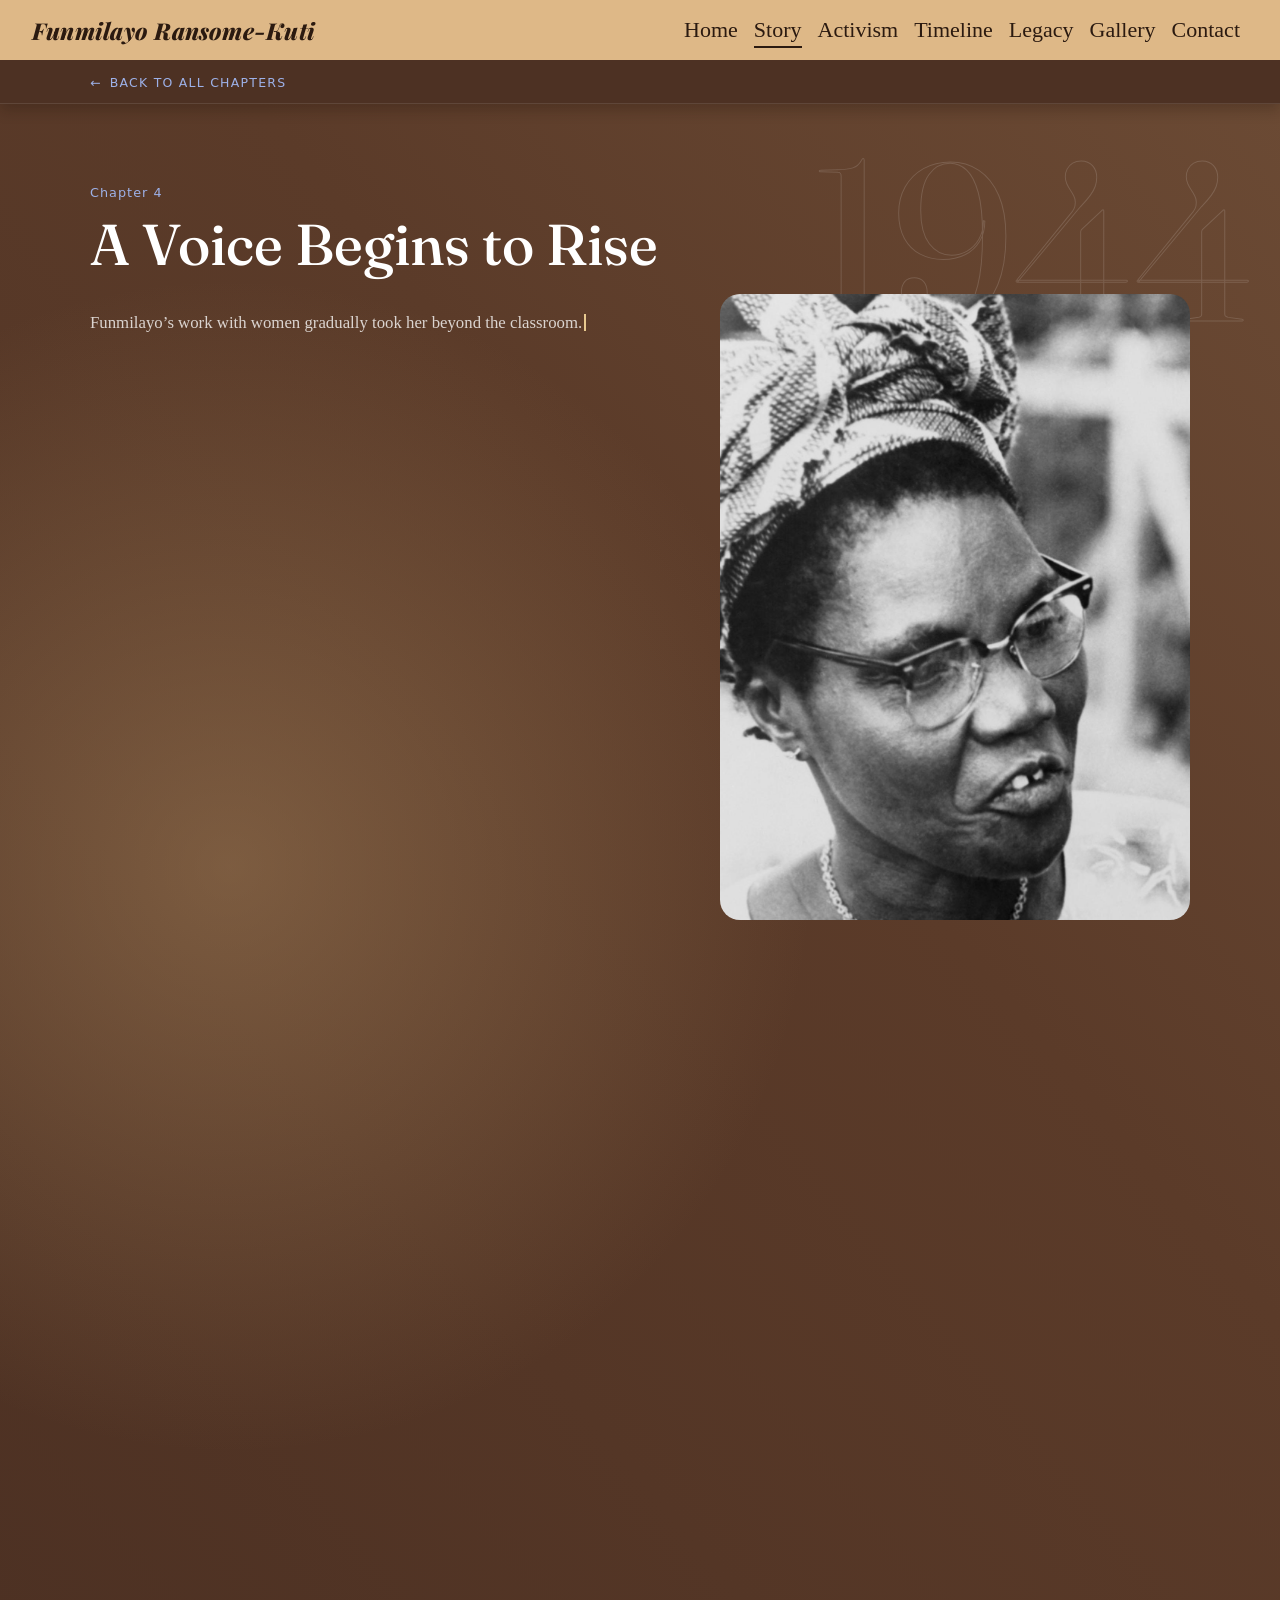
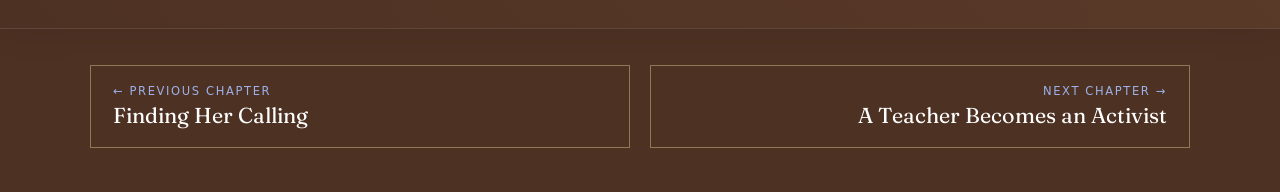
<file: a-voice-begins-to-rise.html>
<!DOCTYPE html>

<html lang="en">
    <head> 
        <meta charset="UTF-8">
        <meta name="viewport" content="width=device-width, initial-scale=1.0">
        <title> A Voice Begins to Rise | Funmilayo Ransome-Kuti</title>
        <link rel="preconnect" href="https://fonts.googleapis.com">
<link rel="preconnect" href="https://fonts.gstatic.com" crossorigin>
<link href="https://fonts.googleapis.com/css2?family=Fraunces:ital,wght@0,400;0,500;1,400&family=Playfair+Display:ital,wght@1,800&display=swap" rel="stylesheet">
        <!-- LINKING OF MY CSS -->
        <link rel="stylesheet" href="CSS/Reset.css">
        <link rel="stylesheet" href="CSS/Homepage.css">
        <link rel="stylesheet" href="CSS/Chapters.css">

        <script>
  // when the page is refreshed, start again from the top (links with a # still land where they point)
  (function () {
    var entry = window.performance && performance.getEntriesByType ? performance.getEntriesByType("navigation")[0] : null;
    var reloaded = entry ? entry.type === "reload" : (window.performance && performance.navigation && performance.navigation.type === 1);

    if (reloaded && !location.hash && "scrollRestoration" in history) {
      history.scrollRestoration = "manual";
      window.addEventListener("load", function () { window.scrollTo(0, 0); });
    }
  })();
</script>
 
    </head>

    <body>
<header class="Header">
    <a class="Header-Brand" href="index.html">Funmilayo Ransome-Kuti</a>
    <input type="checkbox" id="Nav-Toggle" class="Nav-Toggle">
    <label for="Nav-Toggle" class="Nav-Burger" aria-label="Menu"><span></span></label>

    <nav class="Header-Nav">
        <ul>
             <li><a href="index.html">Home</a></li>
            <li><a href="index.html#Story">Story</a></li>
            <li><a href="index.html#Activism">Activism</a></li>
            <li><a href="index.html#Timeline">Timeline</a></li>
            <li><a href="index.html#Legacy">Legacy</a></li>
            <li><a href="index.html#Gallery">Gallery</a></li>
            <li><a href="index.html#Contact">Contact</a></li>
</ul>
    </nav>
</header>  

        <main>
            <div class="Back-Strip">
                 <a href="index.html#Story"><span aria-hidden="true">←</span>Back to all chapters</a> 
            </div>

                            <!-- STORY-HER VOICE IS RISEN ALREADY -->

            <section  id="A-Voice-Begins-to-Rise" class="A-Voice-Begins-to-Rise-Category">
                <div class="A-Voice-Begins-to-Rise">
                <h2>A Voice Begins to Rise</h2>
                <p>Funmilayo’s work with women gradually took her beyond the classroom. In the late 1920s, while living in Ijebu-Ode, she organised a young ladies’ club where girls were taught singing, handicrafts and cooking. What began as an effort at self-improvement soon expanded into literacy and civic activities involving women outside the educated elite. These early experiences introduced her to the possibilities of organising women around the concerns of their communities.

                    When she returned to Abeokuta in the early 1930s, her connection with the town became even stronger. She continued her educational work and became increasingly involved in the lives of women around her. She was beginning to see that many of the difficulties women faced could not be solved by education alone. Women also needed to be organised, heard and represented.

                    In 1944, Funmilayo took a significant step by forming the Abeokuta Ladies Club. It initially brought together mainly educated Christian women, teachers and traders, and its activities included charity, sewing and catering. But its direction soon began to change. When market women approached Funmilayo for help with reading and sewing, she established literacy classes for them. Their growing involvement brought her into closer contact with the everyday economic problems they faced.

                    The relationship between Funmilayo and the market women transformed the organisation. Their concerns over wartime food controls and restrictions on trade became impossible to ignore. The educated women of the Ladies Club and the market women began working together, creating a much broader movement that connected education, economic hardship and women's rights.

                    By 1946, the Abeokuta Ladies Club had become the Abeokuta Women’s Union, with Funmilayo as its president. The organisation brought women from different social and economic backgrounds together and increasingly challenged the conditions that affected their lives. Funmilayo's role was changing too. She was no longer simply teaching women; she was helping them organise, articulate their grievances and demand to be taken seriously.

                    A voice that had begun in the classroom was now being heard in the streets of Abeokuta. And as the women became more organised, their demands became harder for those in power to ignore.</p>
                </div>
            </section>

            <nav class="Chapter-Pager" aria-label="Chapter navigation">
    <a class="Chapter-Pager-Prev" href="finding-her-calling.html">
        <span class="Chapter-Pager-Label">&larr; Previous chapter</span>
        <span class="Chapter-Pager-Title">Finding Her Calling</span>
    </a>
    <a class="Chapter-Pager-Next" href="becomes-an-activist.html">
        <span class="Chapter-Pager-Label">Next chapter &rarr;</span>
        <span class="Chapter-Pager-Title">A Teacher Becomes an Activist</span>
    </a>
</nav>

        </main>

        <button class="Back-To-Top" type="button" aria-label="Back to top">
    <svg class="Back-To-Top-Ring" viewBox="0 0 48 48" aria-hidden="true">
        <circle class="Back-To-Top-Track" cx="24" cy="24" r="21"></circle>
        <circle class="Back-To-Top-Progress" cx="24" cy="24" r="21"></circle>
    </svg>
    <svg class="Back-To-Top-Arrow" viewBox="0 0 24 24" aria-hidden="true">
        <path d="M12 19V6M6 11l6-6 6 6"></path>
    </svg>
</button>
        
<!-- THE JAVASCRIPT BELOW IS FOR THE TYPING ANIMATION AND THE CASCADE EFFECTS ON THE CHAPTERS. IT ALSO CLOSES THE MOBILE MENU AFTER A LINK IS CLICKED.  -->
<script>
  document.addEventListener("DOMContentLoaded", function () {

    // close the mobile menu after tapping a link
    var toggle = document.getElementById("Nav-Toggle");
    if (toggle) {
      document.querySelectorAll(".Header-Nav a").forEach(function (link) {
        link.addEventListener("click", function () {
          toggle.checked = false;
        });
      });
    }

    var calmMotion = window.matchMedia("(prefers-reduced-motion: reduce)").matches;

    // typing animation on the hero heading
    var heading = document.querySelector(".Hero-Typing");

    if (heading && !calmMotion) {
      var live = heading.querySelector(".Typing-Live");
      var message = "A WOMAN WHO REFUSED TO BE SILENT";
      var count = 0;
      var typing = true;

      function draw() {
        live.innerHTML = message.slice(0, count) + '<span class="Typing-Cursor"></span>';
      }

      function step() {
        var delay;
        if (typing) {
          count++;
          draw();
          if (count >= message.length) { typing = false; delay = 2400; }
          else { delay = 85; }
        } else {
          count--;
          draw();
          if (count <= 0) { typing = true; delay = 700; }
          else { delay = 35; }
        }
        setTimeout(step, delay);
      }

      heading.classList.add("is-typing");
      draw();
      setTimeout(step, 600);
    }

    var chapterSelector = ".Before-the-Name-Category, .Early-Life-and-Education-Category, " +
      ".Finding-Her-Calling-Category, .A-Voice-Begins-to-Rise-Category, " +
      ".Becomes-an-Activist-Category, .Life-as-an-Activist-Category";

    if ("IntersectionObserver" in window && !calmMotion) {

      // ---------- chapter text types itself in, once ----------

      var cursor = document.createElement("span");
      cursor.className = "Type-Cursor";

      // show the full text straight away (also used when you scroll past)
      function finishNow(section) {
        clearTimeout(section._timer);
        cancelAnimationFrame(section._raf);
        section._state = "done";
        section._typing.forEach(function (part) {
          part.ghost.classList.add("is-done");
          part.live.remove();
        });
        startObserver.unobserve(section);
        leaveObserver.unobserve(section);
      }

      function typeSection(section) {
        section._state = "typing";
        var parts = section._typing;
        var total = 0;
        parts.forEach(function (part) { total += part.text.length; });

        var charsPerSecond = Math.max(70, total / 10);   // a long chapter takes about 10 seconds
        var startTime = null;

        function frame(now) {
          if (startTime === null) startTime = now;
          var typed = Math.min(total, Math.floor((now - startTime) / 1000 * charsPerSecond));
          var left = typed;
          var current = parts.length - 1;
          var found = false;

          parts.forEach(function (part, index) {
            var take = Math.max(0, Math.min(left, part.text.length));
            part.live.textContent = part.text.slice(0, take);
            if (!found && take < part.text.length) { current = index; found = true; }
            left -= take;
          });

          if (typed < total) {
            parts[current].live.appendChild(cursor);
            section._raf = requestAnimationFrame(frame);
          } else {
            finishNow(section);
          }
        }

        section._raf = requestAnimationFrame(frame);
      }

      // starts the typing when the card comes into view (after the cascade)
      var startObserver = new IntersectionObserver(function (entries) {
        entries.forEach(function (entry) {
          var section = entry.target;
          if (entry.isIntersecting && section._state === "waiting") {
            section._state = "queued";
            section._timer = setTimeout(function () { typeSection(section); }, 900);
            startObserver.unobserve(section);
          }
        });
      }, { threshold: 0, rootMargin: "0px 0px -20% 0px" });

      // if you scroll past a chapter before it finishes, the text appears at once
      var leaveObserver = new IntersectionObserver(function (entries) {
        entries.forEach(function (entry) {
          var section = entry.target;
          if (section._state === "done") return;

          if (entry.isIntersecting) {
            section._seen = true;
          } else if (section._seen || entry.boundingClientRect.bottom <= 0) {
            // you have scrolled past it (or it was already above you after a refresh)
            finishNow(section);
          }
        });
      }, { threshold: 0, rootMargin: "0px" });

      document.querySelectorAll(chapterSelector).forEach(function (section) {
        var parts = [];

        section.querySelectorAll("p").forEach(function (p) {
          var text = p.textContent;
          if (!text.trim()) return;

          p.textContent = "";
          p.classList.add("Type-Host");

          var ghost = document.createElement("span");
          ghost.className = "Type-Ghost";
          ghost.textContent = text;

          var live = document.createElement("span");
          live.className = "Type-Live";
          live.setAttribute("aria-hidden", "true");

          p.appendChild(ghost);
          p.appendChild(live);
          parts.push({ ghost: ghost, live: live, text: text });
        });

        if (parts.length) {
          section._typing = parts;
          section._state = "waiting";
          startObserver.observe(section);
          leaveObserver.observe(section);
        }
      });

      // ---------- each chapter card arrives with the cascade and year roll ----------

      var cardObserver = new IntersectionObserver(function (entries) {
        entries.forEach(function (entry) {
          if (entry.isIntersecting || entry.boundingClientRect.bottom <= 0) {
            entry.target.classList.add("is-in");
            cardObserver.unobserve(entry.target);
          }
        });
      }, { threshold: 0, rootMargin: "0px 0px -15% 0px" });

      document.querySelectorAll(chapterSelector).forEach(function (card) {
        cardObserver.observe(card);
      });

      document.documentElement.classList.add("fk-cascade-on");
    }
  });
</script>

<script>
  // Back to top: the button appears after you scroll down, and its ring fills as you read
  (function () {
    var button = document.querySelector(".Back-To-Top");
    if (!button) return;

    var ring = button.querySelector(".Back-To-Top-Progress");
    var circumference = 2 * Math.PI * 21;      // the ring is a circle with a radius of 21
    var calmMotion = window.matchMedia("(prefers-reduced-motion: reduce)").matches;
    var ticking = false;

    if (ring) {
      ring.style.strokeDasharray = circumference;
      ring.style.strokeDashoffset = circumference;
    }

    function update() {
      var scrolled = window.pageYOffset || document.documentElement.scrollTop;
      var total = document.documentElement.scrollHeight - window.innerHeight;
      var progress = total > 0 ? Math.min(1, Math.max(0, scrolled / total)) : 0;

      button.classList.toggle("is-visible", scrolled > 500);
      if (ring) ring.style.strokeDashoffset = circumference * (1 - progress);
    }

    function onScroll() {
      if (ticking) return;
      ticking = true;
      requestAnimationFrame(function () {
        ticking = false;
        update();
      });
    }

    button.addEventListener("click", function () {
      window.scrollTo({ top: 0, behavior: calmMotion ? "auto" : "smooth" });
    });

    window.addEventListener("scroll", onScroll, { passive: true });
    window.addEventListener("resize", onScroll);
    update();
  })();
</script>


<script>
  // Navigation: a shadow under the bar once you scroll, and a "you are here" marker
  (function () {
    var header = document.querySelector(".Header");
    var links = Array.prototype.slice.call(document.querySelectorAll(".Header-Nav a"));
    if (!header || !links.length) return;

    var onStoryPage = !!document.querySelector(".Back-Strip");
    var targets = [];
    var ticking = false;

    // links that point to a section on this same page
    links.forEach(function (link) {
      var href = link.getAttribute("href") || "";
      if (href.charAt(0) === "#" && href.length > 1) {
        var el = document.getElementById(href.slice(1));
        if (el) targets.push({ link: link, el: el });
      }
    });

    function findLink(pattern) {
      return links.filter(function (link) {
        return pattern.test(link.getAttribute("href") || "");
      })[0] || null;
    }

    var homeLink = findLink(/#Home$/i);
    var storyLink = findLink(/#Story$/i);

    function setCurrent(current) {
      links.forEach(function (link) {
        link.classList.toggle("is-current", link === current);
        if (link === current) link.setAttribute("aria-current", "true");
        else link.removeAttribute("aria-current");
      });
    }

    function update() {
      var y = window.pageYOffset || document.documentElement.scrollTop;
      header.classList.toggle("is-scrolled", y > 10);

      // on the Story page, the Story link is the page you are on
      if (onStoryPage) {
        setCurrent(storyLink);
        return;
      }

      var line = header.offsetHeight + window.innerHeight * 0.25;
      var current = null;

      targets.forEach(function (target) {
        if (target.el.getBoundingClientRect().top <= line) current = target.link;
      });

      // at the very bottom of the page, the last section is the one you are in
      var atBottom = y + window.innerHeight >= document.documentElement.scrollHeight - 2;
      if (atBottom && targets.length) current = targets[targets.length - 1].link;

      if (!current && y < 200) current = homeLink;
      setCurrent(current);
    }

    function onScroll() {
      if (ticking) return;
      ticking = true;
      requestAnimationFrame(function () {
        ticking = false;
        update();
      });
    }

    window.addEventListener("scroll", onScroll, { passive: true });
    window.addEventListener("resize", onScroll);
    update();
  })();
</script>

    </body>






</html>
</file>
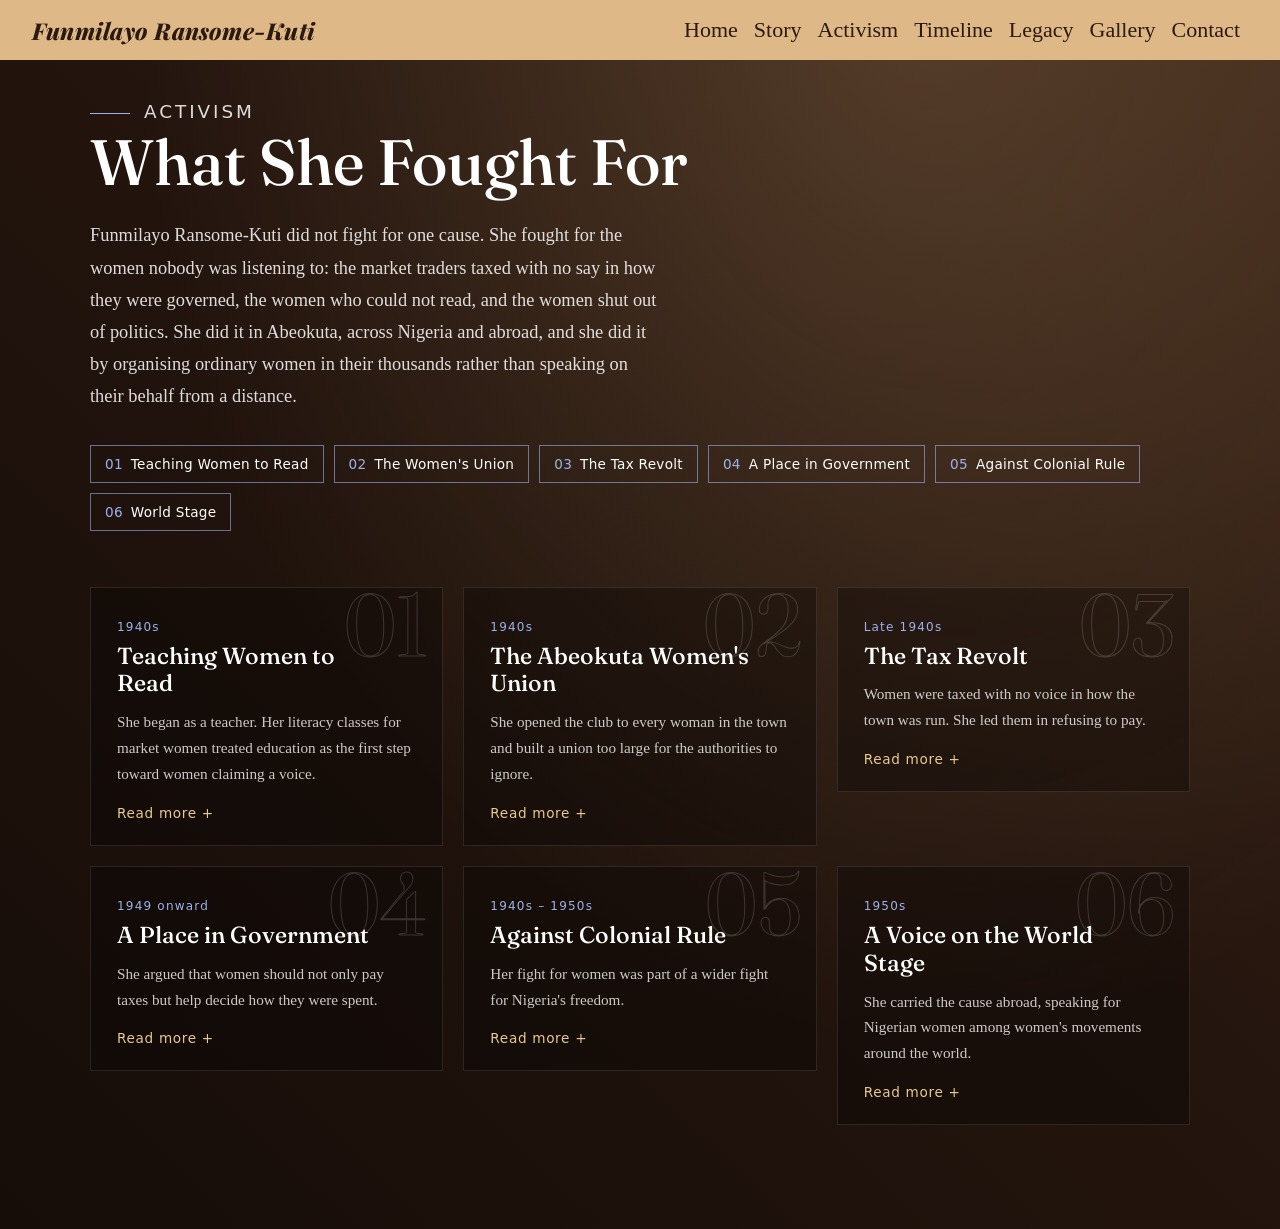
<file: activism.html>
<!DOCTYPE html>

<html lang="en">
    <head> 
        <meta charset="UTF-8">
        <meta name="viewport" content="width=device-width, initial-scale=1.0">
        <title>What She Fought For | Funmilayo Ransome-Kuti</title>
        <link rel="preconnect" href="https://fonts.googleapis.com">
<link rel="preconnect" href="https://fonts.gstatic.com" crossorigin>
<link href="https://fonts.googleapis.com/css2?family=Fraunces:ital,wght@0,400;0,500;1,400&family=Playfair+Display:ital,wght@1,800&display=swap" rel="stylesheet">
        <!-- LINKING OF MY CSS -->
        <link rel="stylesheet" href="CSS/Reset.css">
        <link rel="stylesheet" href="CSS/Homepage.css">
        <link rel="stylesheet" href="CSS/Chapters.css">
    </head>

    <body>
<header class="Header">
    <a class="Header-Brand" href="#Home">Funmilayo Ransome-Kuti</a>
    <input type="checkbox" id="Nav-Toggle" class="Nav-Toggle">
    <label for="Nav-Toggle" class="Nav-Burger" aria-label="Menu"><span></span></label>

    <nav class="Header-Nav">
        <ul>
            <li><a href="#Home">Home</a></li>
            <li><a href="#Story">Story</a></li>
            <li><a href="#Activism">Activism</a></li>
            <li><a href="#Timeline">Timeline</a></li>
            <li><a href="#Legacy">Legacy</a></li>
            <li><a href="#Gallery">Gallery</a></li>
            <li><a href="#Contact">Contact</a></li>
        </ul>
    </nav>
</header>  

        
        <!-- CATEGORIZING SECTIONS -->

        <main>

           

              <!-- ACTIVISM CARDS -->
<section id="Activism" class="Activism-Category">

    <div class="Activism-Intro">
        <p class="Activism-Label">Activism</p>
        <h2>What She Fought For</h2>
        <p>
            Funmilayo Ransome-Kuti did not fight for one cause. She fought for
            the women nobody was listening to: the market traders taxed with no
            say in how they were governed, the women who could not read, and the
            women shut out of politics. She did it in Abeokuta, across Nigeria
            and abroad, and she did it by organising ordinary women in their
            thousands rather than speaking on their behalf from a distance.
        </p>
        <nav class="Activism-Index" aria-label="Jump to a campaign">
    <a href="#Activism-1"><b>01</b>Teaching Women to Read</a>
    <a href="#Activism-2"><b>02</b>The Women's Union</a>
    <a href="#Activism-3"><b>03</b>The Tax Revolt</a>
    <a href="#Activism-4"><b>04</b>A Place in Government</a>
    <a href="#Activism-5"><b>05</b>Against Colonial Rule</a>
    <a href="#Activism-6"><b>06</b>World Stage</a>
</nav>
    </div>

    <div class="Activism-Cards">

        <!-- 01 -->
        <article class="Activism-Card" id="Activism-1">
            <span class="Activism-Number" aria-hidden="true">01</span>
            <p class="Activism-Tag">1940s</p>
            <h3>Teaching Women to Read</h3>
            <p class="Activism-Text">
                She began as a teacher. Her literacy classes for market women
                treated education as the first step toward women claiming a
                voice.
            </p>
            <details>
                <summary>Read more</summary>
                <p>
                    A trained teacher, she used the Abeokuta Ladies' Club, which
                    she had founded with other educated women, to reach the
                    market women of the town. Many of them were traders who
                    could not read or write. The club began to hold classes for
                    them, often in Yoruba rather than English, with lessons that
                    went beyond letters to cover practical subjects such as
                    health and caring for children.
                </p>
                <p>
                    The classes also taught her something. Sitting with the
                    women, she heard how they were harassed over taxes and price
                    controls, and how little power they had over the decisions
                    that governed their daily lives. The club that had started
                    with social gatherings became a place where women compared
                    their grievances and began to see them as shared.
                </p>

            </details>
        </article>

        <!-- 02 -->
        <article class="Activism-Card" id="Activism-2" >
            <span class="Activism-Number" aria-hidden="true">02</span>
            <p class="Activism-Tag">1940s</p>
            <h3>The Abeokuta Women's Union</h3>
            <p class="Activism-Text">
                She opened the club to every woman in the town and built a union
                too large for the authorities to ignore.
            </p>
            <details>
                <summary>Read more</summary>
                <p>
                    The Ladies' Club had begun as a group of educated women, and
                    its members were largely from the town's elite. She changed
                    that by bringing in the market women, and the club grew into
                    the Abeokuta Women's Union, with members from every
                    background, from educated wives to traders who had never
                    been to school. It is also known as the Egba Women's Union in
                    some sources, and the name varied over time.
                </p>
                <p>
                    Membership grew into the tens of thousands, and some accounts
                    give much higher estimates, so treat any single number
                    carefully. The union worked through structures women already
                    had: the market associations and the networks of traders. It
                    collected dues, held meetings, sent petitions and organised
                    marches, and it made use of songs, a powerful tradition in
                    Yoruba protest. Women who had never spoken in public began
                    speaking for themselves.
                </p>

            </details>
        </article>

        <!-- 03 -->
        <article class="Activism-Card" id="Activism-3">
            <span class="Activism-Number" aria-hidden="true">03</span>
            <p class="Activism-Tag">Late 1940s</p>
            <h3>The Tax Revolt</h3>
            <p class="Activism-Text">
                Women were taxed with no voice in how the town was run. She led
                them in refusing to pay.
            </p>
            <details>
                <summary>Read more</summary>
                <p>
                    The grievances were concrete. Women were being taxed, and the
                    collectors who came for the money were accused of harassing
                    and humiliating them. Wartime price controls were hurting the
                    market women who sold goods such as rice, who were made to
                    sell at fixed prices. The women had no representation on the
                    Native Authority that made these decisions, and the system
                    placed great power in the hands of the Alake, the traditional
                    ruler, who governed under British supervision.
                </p>
                <p>
                    She refused to pay and urged others to do the same. Her court
                    appearance drew thousands of supporters, and crowds of women
                    gathered outside the Alake's palace in demonstrations that
                    lasted for days. The pressure worked. The tax on women was
                    ended, and the Alake stepped down from the throne, returning
                    to it later.
                </p>

            </details>
        </article>

        <!-- 04 -->
        <article class="Activism-Card" id="Activism-4">
            <span class="Activism-Number" aria-hidden="true">04</span>
            <p class="Activism-Tag">1949 onward</p>
            <h3>A Place in Government</h3>
            <p class="Activism-Text">
                She argued that women should not only pay taxes but help decide
                how they were spent.
            </p>
            <details>
                <summary>Read more</summary>
                <p>
                    Her demands went beyond ending a tax. She wanted women to have
                    a permanent place in government. After the protests, local
                    government in Abeokuta was reformed, women were given seats on
                    the Native Authority council, and she was among those who sat
                    there.
                </p>
                <p>
                    She did not treat this as the end. She took the demand beyond
                    one town, helping to found the Nigerian Women's Union and
                    becoming involved in forming the Federation of Nigerian
                    Women's Societies. Both linked women's groups across regions
                    and pressed for women's rights, including the right to vote,
                    as Nigeria moved toward independence.
                </p>

            </details>
        </article>

        <!-- 05 -->
        <article class="Activism-Card" id="Activism-5">
            <span class="Activism-Number" aria-hidden="true">05</span>
            <p class="Activism-Tag">1940s &ndash; 1950s</p>
            <h3>Against Colonial Rule</h3>
            <p class="Activism-Text">
                Her fight for women was part of a wider fight for Nigeria's
                freedom.
            </p>
            <details>
                <summary>Read more</summary>
                <p>
                    The injustices she fought were products of the colonial
                    system: taxes women had no say in, price controls that hurt
                    traders, and local rulers holding authority under British
                    supervision. By confronting that system, she was also
                    confronting colonial rule itself.
                </p>
                <p>
                    She joined the nationalist movement of the period and became
                    a member of the National Council of Nigeria and the Cameroons
                    (NCNC), one of the leading parties pressing for independence.
                    Accounts also say she travelled to London in 1947 as part of
                    an NCNC delegation protesting against the constitution then
                    being imposed on Nigeria.
                </p>

            </details>
        </article>

        <!-- 06 -->
        <article class="Activism-Card" id="Activism-6">
            <span class="Activism-Number" aria-hidden="true">06</span>
            <p class="Activism-Tag">1950s</p>
            <h3>A Voice on the World Stage</h3>
            <p class="Activism-Text">
                She carried the cause abroad, speaking for Nigerian women among
                women's movements around the world.
            </p>
            <details>
                <summary>Read more</summary>
                <p>
                    She became a leading figure in the Women's International
                    Democratic Federation, an international women's
                    organisation, and travelled to places such as Eastern Europe,
                    the Soviet Union and China. These links made some governments
                    and colonial authorities suspicious of her, and at times her
                    travel was restricted.
                </p>
                <p>
                    The contacts did give Nigerian women a place in international
                    discussions, and connected their struggle to women's
                    movements elsewhere. She was one of the few African women of
                    the time with that kind of reach.
                </p>
            </details>
        </article>
    </div>
</section> 
        </main>
        
<!-- THE JAVASCRIPT BELOW IS FOR THE TYPING ANIMATION AND THE CASCADE EFFECTS ON THE CHAPTERS. IT ALSO CLOSES THE MOBILE MENU AFTER A LINK IS CLICKED.  -->
<script>
  document.addEventListener("DOMContentLoaded", function () {

    // close the mobile menu after tapping a link
    var toggle = document.getElementById("Nav-Toggle");
    if (toggle) {
      document.querySelectorAll(".Header-Nav a").forEach(function (link) {
        link.addEventListener("click", function () {
          toggle.checked = false;
        });
      });
    }

    var calmMotion = window.matchMedia("(prefers-reduced-motion: reduce)").matches;

    // typing animation on the hero heading
    var heading = document.querySelector(".Hero-Typing");

    if (heading && !calmMotion) {
      var live = heading.querySelector(".Typing-Live");
      var message = "A WOMAN WHO REFUSED TO BE SILENT";
      var count = 0;
      var typing = true;

      function draw() {
        live.innerHTML = message.slice(0, count) + '<span class="Typing-Cursor"></span>';
      }

      function step() {
        var delay;
        if (typing) {
          count++;
          draw();
          if (count >= message.length) { typing = false; delay = 2400; }
          else { delay = 85; }
        } else {
          count--;
          draw();
          if (count <= 0) { typing = true; delay = 700; }
          else { delay = 35; }
        }
        setTimeout(step, delay);
      }

      heading.classList.add("is-typing");
      draw();
      setTimeout(step, 600);
    }

    var chapterSelector = ".Before-the-Name-Category, .Early-Life-and-Education-Category, " +
      ".Finding-Her-Calling-Category, .A-Voice-Begins-to-Rise-Category, " +
      ".Becomes-an-Activist-Category, .Life-as-an-Activist-Category";

    if ("IntersectionObserver" in window && !calmMotion) {

      // ---------- chapter text types itself in, once ----------

      var cursor = document.createElement("span");
      cursor.className = "Type-Cursor";

      // show the full text straight away (also used when you scroll past)
      function finishNow(section) {
        clearTimeout(section._timer);
        cancelAnimationFrame(section._raf);
        section._state = "done";
        section._typing.forEach(function (part) {
          part.ghost.classList.add("is-done");
          part.live.remove();
        });
        startObserver.unobserve(section);
        leaveObserver.unobserve(section);
      }

      function typeSection(section) {
        section._state = "typing";
        var parts = section._typing;
        var total = 0;
        parts.forEach(function (part) { total += part.text.length; });

        var charsPerSecond = Math.max(70, total / 10);   // a long chapter takes about 10 seconds
        var startTime = null;

        function frame(now) {
          if (startTime === null) startTime = now;
          var typed = Math.min(total, Math.floor((now - startTime) / 1000 * charsPerSecond));
          var left = typed;
          var current = parts.length - 1;
          var found = false;

          parts.forEach(function (part, index) {
            var take = Math.max(0, Math.min(left, part.text.length));
            part.live.textContent = part.text.slice(0, take);
            if (!found && take < part.text.length) { current = index; found = true; }
            left -= take;
          });

          if (typed < total) {
            parts[current].live.appendChild(cursor);
            section._raf = requestAnimationFrame(frame);
          } else {
            finishNow(section);
          }
        }

        section._raf = requestAnimationFrame(frame);
      }

      // starts the typing when the card comes into view (after the cascade)
      var startObserver = new IntersectionObserver(function (entries) {
        entries.forEach(function (entry) {
          var section = entry.target;
          if (entry.isIntersecting && section._state === "waiting") {
            section._state = "queued";
            section._timer = setTimeout(function () { typeSection(section); }, 900);
            startObserver.unobserve(section);
          }
        });
      }, { threshold: 0, rootMargin: "0px 0px -20% 0px" });

      // if you scroll past a chapter before it finishes, the text appears at once
      var leaveObserver = new IntersectionObserver(function (entries) {
        entries.forEach(function (entry) {
          var section = entry.target;
          if (section._state === "done") return;

          if (entry.isIntersecting) {
            section._seen = true;
          } else if (section._seen || entry.boundingClientRect.bottom <= 0) {
            // you have scrolled past it (or it was already above you after a refresh)
            finishNow(section);
          }
        });
      }, { threshold: 0, rootMargin: "0px" });

      document.querySelectorAll(chapterSelector).forEach(function (section) {
        var parts = [];

        section.querySelectorAll("p").forEach(function (p) {
          var text = p.textContent;
          if (!text.trim()) return;

          p.textContent = "";
          p.classList.add("Type-Host");

          var ghost = document.createElement("span");
          ghost.className = "Type-Ghost";
          ghost.textContent = text;

          var live = document.createElement("span");
          live.className = "Type-Live";
          live.setAttribute("aria-hidden", "true");

          p.appendChild(ghost);
          p.appendChild(live);
          parts.push({ ghost: ghost, live: live, text: text });
        });

        if (parts.length) {
          section._typing = parts;
          section._state = "waiting";
          startObserver.observe(section);
          leaveObserver.observe(section);
        }
      });

      // ---------- each chapter card arrives with the cascade and year roll ----------

      var cardObserver = new IntersectionObserver(function (entries) {
        entries.forEach(function (entry) {
          if (entry.isIntersecting || entry.boundingClientRect.bottom <= 0) {
            entry.target.classList.add("is-in");
            cardObserver.unobserve(entry.target);
          }
        });
      }, { threshold: 0, rootMargin: "0px 0px -15% 0px" });

      document.querySelectorAll(chapterSelector).forEach(function (card) {
        cardObserver.observe(card);
      });

      document.documentElement.classList.add("fk-cascade-on");
    }
  });
</script>
    </body>






</html>
</file>
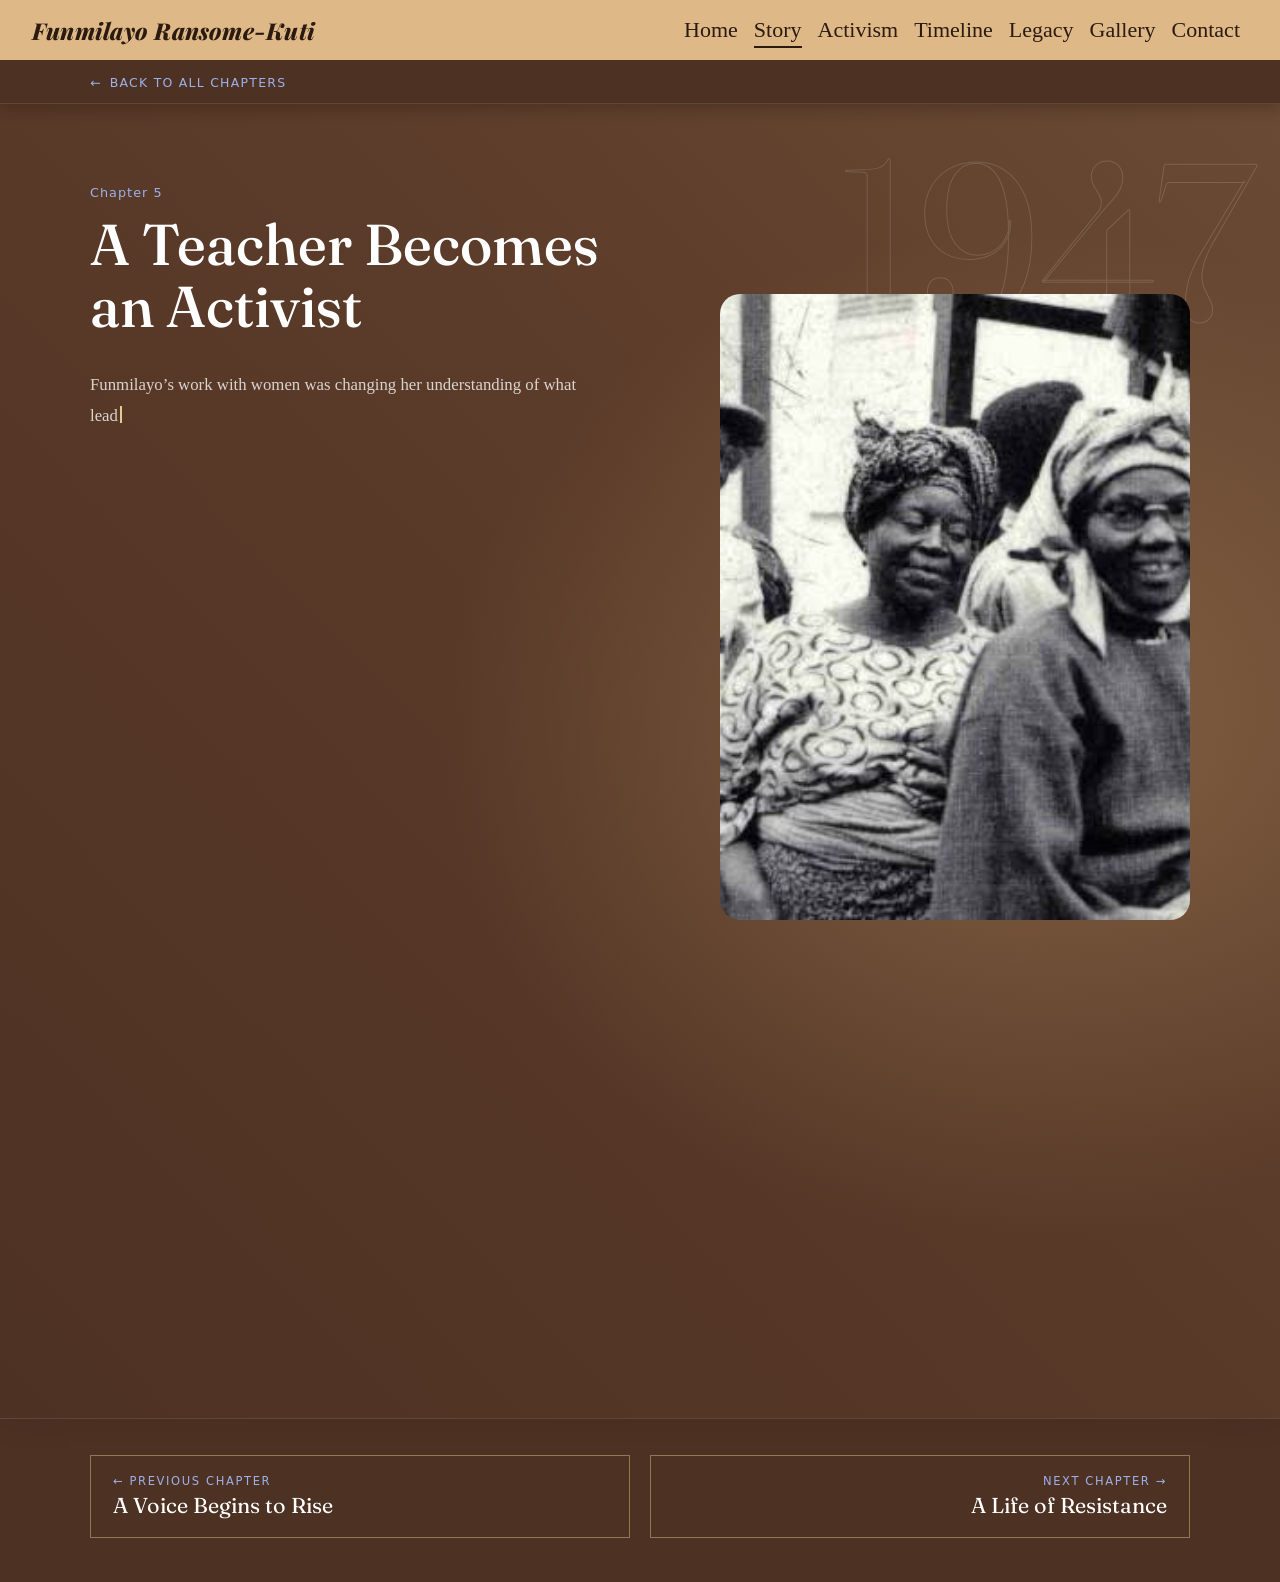
<file: becomes-an-activist.html>
<!DOCTYPE html>

<html lang="en">
    <head> 
        <meta charset="UTF-8">
        <meta name="viewport" content="width=device-width, initial-scale=1.0">
        <title> Becomes an Activist | Funmilayo Ransome-Kuti</title>
        <link rel="preconnect" href="https://fonts.googleapis.com">
<link rel="preconnect" href="https://fonts.gstatic.com" crossorigin>
<link href="https://fonts.googleapis.com/css2?family=Fraunces:ital,wght@0,400;0,500;1,400&family=Playfair+Display:ital,wght@1,800&display=swap" rel="stylesheet">
        <!-- LINKING OF MY CSS -->
        <link rel="stylesheet" href="CSS/Reset.css">
        <link rel="stylesheet" href="CSS/Homepage.css">
        <link rel="stylesheet" href="CSS/Chapters.css">

        <script>
  // when the page is refreshed, start again from the top (links with a # still land where they point)
  (function () {
    var entry = window.performance && performance.getEntriesByType ? performance.getEntriesByType("navigation")[0] : null;
    var reloaded = entry ? entry.type === "reload" : (window.performance && performance.navigation && performance.navigation.type === 1);

    if (reloaded && !location.hash && "scrollRestoration" in history) {
      history.scrollRestoration = "manual";
      window.addEventListener("load", function () { window.scrollTo(0, 0); });
    }
  })();
</script>
 
    </head>

    <body>
<header class="Header">
    <a class="Header-Brand" href="index.html">Funmilayo Ransome-Kuti</a>
    <input type="checkbox" id="Nav-Toggle" class="Nav-Toggle">
    <label for="Nav-Toggle" class="Nav-Burger" aria-label="Menu"><span></span></label>

    <nav class="Header-Nav">
        <ul>
             <li><a href="index.html">Home</a></li>
            <li><a href="index.html#Story">Story</a></li>
            <li><a href="index.html#Activism">Activism</a></li>
            <li><a href="index.html#Timeline">Timeline</a></li>
            <li><a href="index.html#Legacy">Legacy</a></li>
            <li><a href="index.html#Gallery">Gallery</a></li>
            <li><a href="index.html#Contact">Contact</a></li>
</ul>
    </nav>
</header>  

        <main>
            <div class="Back-Strip">
                 <a href="index.html#Story"><span aria-hidden="true">←</span>Back to all chapters</a> 
            </div>

                        <!-- STORY-SHE BECOMES AN ACTIVIST -->

            <section id="Becomes-an-Activist" class="Becomes-an-Activist-Category">
            <div class="Becomes-an-Activist">
                <h2>A Teacher Becomes an Activist</h2>
                <p>Funmilayo’s work with women was changing her understanding of what leadership meant. The women she encountered were not only struggling with limited access to education; many were also affected by taxes, economic restrictions and decisions made by authorities without their participation. For Funmilayo, these were no longer issues that could be addressed from the classroom alone.

                    The turning point came through the Abeokuta Women’s Union. Under Funmilayo’s leadership, the Union began challenging the taxation of women and the way the colonial administration and the Alake’s government exercised authority over them. The Union first relied on petitions, letters and negotiations, seeking changes through established channels. When these efforts produced little progress, the women began taking more direct action.

                    In 1947, Funmilayo herself refused to pay her tax as a way of drawing attention to the burden placed on women. Her appearance in court attracted thousands of supporters, and women demonstrated in her support. Later that year, the Union organised mass demonstrations at the Alake’s palace, where women staged prolonged sit-ins demanding changes to the taxation system and greater accountability from the authorities.

                    What had started with education and community organisation had now become a political struggle. Funmilayo was using the same qualities that had made her a teacher organisation, communication and persistence to challenge decisions that affected thousands of women.

                    Her role had changed. She was no longer simply helping women find their voices; she was helping them use those voices collectively. The teacher had become an activist, and the movement she helped build was about to become one of the most significant women's campaigns in colonial Nigeria.</p>
            </div>
            </section>

            <nav class="Chapter-Pager" aria-label="Chapter navigation">
    <a class="Chapter-Pager-Prev" href="a-voice-begins-to-rise.html">
        <span class="Chapter-Pager-Label">&larr; Previous chapter</span>
        <span class="Chapter-Pager-Title">A Voice Begins to Rise</span>
    </a>
    <a class="Chapter-Pager-Next" href="life-as-an-activist.html">
        <span class="Chapter-Pager-Label">Next chapter &rarr;</span>
        <span class="Chapter-Pager-Title">A Life of Resistance</span>
    </a>
</nav>

        </main>

        <button class="Back-To-Top" type="button" aria-label="Back to top">
    <svg class="Back-To-Top-Ring" viewBox="0 0 48 48" aria-hidden="true">
        <circle class="Back-To-Top-Track" cx="24" cy="24" r="21"></circle>
        <circle class="Back-To-Top-Progress" cx="24" cy="24" r="21"></circle>
    </svg>
    <svg class="Back-To-Top-Arrow" viewBox="0 0 24 24" aria-hidden="true">
        <path d="M12 19V6M6 11l6-6 6 6"></path>
    </svg>
</button>
        
<!-- THE JAVASCRIPT BELOW IS FOR THE TYPING ANIMATION AND THE CASCADE EFFECTS ON THE CHAPTERS. IT ALSO CLOSES THE MOBILE MENU AFTER A LINK IS CLICKED.  -->
<script>
  document.addEventListener("DOMContentLoaded", function () {

    // close the mobile menu after tapping a link
    var toggle = document.getElementById("Nav-Toggle");
    if (toggle) {
      document.querySelectorAll(".Header-Nav a").forEach(function (link) {
        link.addEventListener("click", function () {
          toggle.checked = false;
        });
      });
    }

    var calmMotion = window.matchMedia("(prefers-reduced-motion: reduce)").matches;

    // typing animation on the hero heading
    var heading = document.querySelector(".Hero-Typing");

    if (heading && !calmMotion) {
      var live = heading.querySelector(".Typing-Live");
      var message = "A WOMAN WHO REFUSED TO BE SILENT";
      var count = 0;
      var typing = true;

      function draw() {
        live.innerHTML = message.slice(0, count) + '<span class="Typing-Cursor"></span>';
      }

      function step() {
        var delay;
        if (typing) {
          count++;
          draw();
          if (count >= message.length) { typing = false; delay = 2400; }
          else { delay = 85; }
        } else {
          count--;
          draw();
          if (count <= 0) { typing = true; delay = 700; }
          else { delay = 35; }
        }
        setTimeout(step, delay);
      }

      heading.classList.add("is-typing");
      draw();
      setTimeout(step, 600);
    }

    var chapterSelector = ".Before-the-Name-Category, .Early-Life-and-Education-Category, " +
      ".Finding-Her-Calling-Category, .A-Voice-Begins-to-Rise-Category, " +
      ".Becomes-an-Activist-Category, .Life-as-an-Activist-Category";

    if ("IntersectionObserver" in window && !calmMotion) {

      // ---------- chapter text types itself in, once ----------

      var cursor = document.createElement("span");
      cursor.className = "Type-Cursor";

      // show the full text straight away (also used when you scroll past)
      function finishNow(section) {
        clearTimeout(section._timer);
        cancelAnimationFrame(section._raf);
        section._state = "done";
        section._typing.forEach(function (part) {
          part.ghost.classList.add("is-done");
          part.live.remove();
        });
        startObserver.unobserve(section);
        leaveObserver.unobserve(section);
      }

      function typeSection(section) {
        section._state = "typing";
        var parts = section._typing;
        var total = 0;
        parts.forEach(function (part) { total += part.text.length; });

        var charsPerSecond = Math.max(70, total / 10);   // a long chapter takes about 10 seconds
        var startTime = null;

        function frame(now) {
          if (startTime === null) startTime = now;
          var typed = Math.min(total, Math.floor((now - startTime) / 1000 * charsPerSecond));
          var left = typed;
          var current = parts.length - 1;
          var found = false;

          parts.forEach(function (part, index) {
            var take = Math.max(0, Math.min(left, part.text.length));
            part.live.textContent = part.text.slice(0, take);
            if (!found && take < part.text.length) { current = index; found = true; }
            left -= take;
          });

          if (typed < total) {
            parts[current].live.appendChild(cursor);
            section._raf = requestAnimationFrame(frame);
          } else {
            finishNow(section);
          }
        }

        section._raf = requestAnimationFrame(frame);
      }

      // starts the typing when the card comes into view (after the cascade)
      var startObserver = new IntersectionObserver(function (entries) {
        entries.forEach(function (entry) {
          var section = entry.target;
          if (entry.isIntersecting && section._state === "waiting") {
            section._state = "queued";
            section._timer = setTimeout(function () { typeSection(section); }, 900);
            startObserver.unobserve(section);
          }
        });
      }, { threshold: 0, rootMargin: "0px 0px -20% 0px" });

      // if you scroll past a chapter before it finishes, the text appears at once
      var leaveObserver = new IntersectionObserver(function (entries) {
        entries.forEach(function (entry) {
          var section = entry.target;
          if (section._state === "done") return;

          if (entry.isIntersecting) {
            section._seen = true;
          } else if (section._seen || entry.boundingClientRect.bottom <= 0) {
            // you have scrolled past it (or it was already above you after a refresh)
            finishNow(section);
          }
        });
      }, { threshold: 0, rootMargin: "0px" });

      document.querySelectorAll(chapterSelector).forEach(function (section) {
        var parts = [];

        section.querySelectorAll("p").forEach(function (p) {
          var text = p.textContent;
          if (!text.trim()) return;

          p.textContent = "";
          p.classList.add("Type-Host");

          var ghost = document.createElement("span");
          ghost.className = "Type-Ghost";
          ghost.textContent = text;

          var live = document.createElement("span");
          live.className = "Type-Live";
          live.setAttribute("aria-hidden", "true");

          p.appendChild(ghost);
          p.appendChild(live);
          parts.push({ ghost: ghost, live: live, text: text });
        });

        if (parts.length) {
          section._typing = parts;
          section._state = "waiting";
          startObserver.observe(section);
          leaveObserver.observe(section);
        }
      });

      // ---------- each chapter card arrives with the cascade and year roll ----------

      var cardObserver = new IntersectionObserver(function (entries) {
        entries.forEach(function (entry) {
          if (entry.isIntersecting || entry.boundingClientRect.bottom <= 0) {
            entry.target.classList.add("is-in");
            cardObserver.unobserve(entry.target);
          }
        });
      }, { threshold: 0, rootMargin: "0px 0px -15% 0px" });

      document.querySelectorAll(chapterSelector).forEach(function (card) {
        cardObserver.observe(card);
      });

      document.documentElement.classList.add("fk-cascade-on");
    }
  });
</script>

<script>
  // Back to top: the button appears after you scroll down, and its ring fills as you read
  (function () {
    var button = document.querySelector(".Back-To-Top");
    if (!button) return;

    var ring = button.querySelector(".Back-To-Top-Progress");
    var circumference = 2 * Math.PI * 21;      // the ring is a circle with a radius of 21
    var calmMotion = window.matchMedia("(prefers-reduced-motion: reduce)").matches;
    var ticking = false;

    if (ring) {
      ring.style.strokeDasharray = circumference;
      ring.style.strokeDashoffset = circumference;
    }

    function update() {
      var scrolled = window.pageYOffset || document.documentElement.scrollTop;
      var total = document.documentElement.scrollHeight - window.innerHeight;
      var progress = total > 0 ? Math.min(1, Math.max(0, scrolled / total)) : 0;

      button.classList.toggle("is-visible", scrolled > 500);
      if (ring) ring.style.strokeDashoffset = circumference * (1 - progress);
    }

    function onScroll() {
      if (ticking) return;
      ticking = true;
      requestAnimationFrame(function () {
        ticking = false;
        update();
      });
    }

    button.addEventListener("click", function () {
      window.scrollTo({ top: 0, behavior: calmMotion ? "auto" : "smooth" });
    });

    window.addEventListener("scroll", onScroll, { passive: true });
    window.addEventListener("resize", onScroll);
    update();
  })();
</script>


<script>
  // Navigation: a shadow under the bar once you scroll, and a "you are here" marker
  (function () {
    var header = document.querySelector(".Header");
    var links = Array.prototype.slice.call(document.querySelectorAll(".Header-Nav a"));
    if (!header || !links.length) return;

    var onStoryPage = !!document.querySelector(".Back-Strip");    var targets = [];
    var ticking = false;

    // links that point to a section on this same page
    links.forEach(function (link) {
      var href = link.getAttribute("href") || "";
      if (href.charAt(0) === "#" && href.length > 1) {
        var el = document.getElementById(href.slice(1));
        if (el) targets.push({ link: link, el: el });
      }
    });

    function findLink(pattern) {
      return links.filter(function (link) {
        return pattern.test(link.getAttribute("href") || "");
      })[0] || null;
    }

    var homeLink = findLink(/#Home$/i);
    var storyLink = findLink(/#Story$/i);

    function setCurrent(current) {
      links.forEach(function (link) {
        link.classList.toggle("is-current", link === current);
        if (link === current) link.setAttribute("aria-current", "true");
        else link.removeAttribute("aria-current");
      });
    }

    function update() {
      var y = window.pageYOffset || document.documentElement.scrollTop;
      header.classList.toggle("is-scrolled", y > 10);

      // on the Story page, the Story link is the page you are on
      if (onStoryPage) {
        setCurrent(storyLink);
        return;
      }

      var line = header.offsetHeight + window.innerHeight * 0.25;
      var current = null;

      targets.forEach(function (target) {
        if (target.el.getBoundingClientRect().top <= line) current = target.link;
      });

      // at the very bottom of the page, the last section is the one you are in
      var atBottom = y + window.innerHeight >= document.documentElement.scrollHeight - 2;
      if (atBottom && targets.length) current = targets[targets.length - 1].link;

      if (!current && y < 200) current = homeLink;
      setCurrent(current);
    }

    function onScroll() {
      if (ticking) return;
      ticking = true;
      requestAnimationFrame(function () {
        ticking = false;
        update();
      });
    }

    window.addEventListener("scroll", onScroll, { passive: true });
    window.addEventListener("resize", onScroll);
    update();
  })();
</script>

    </body>






</html>
</file>
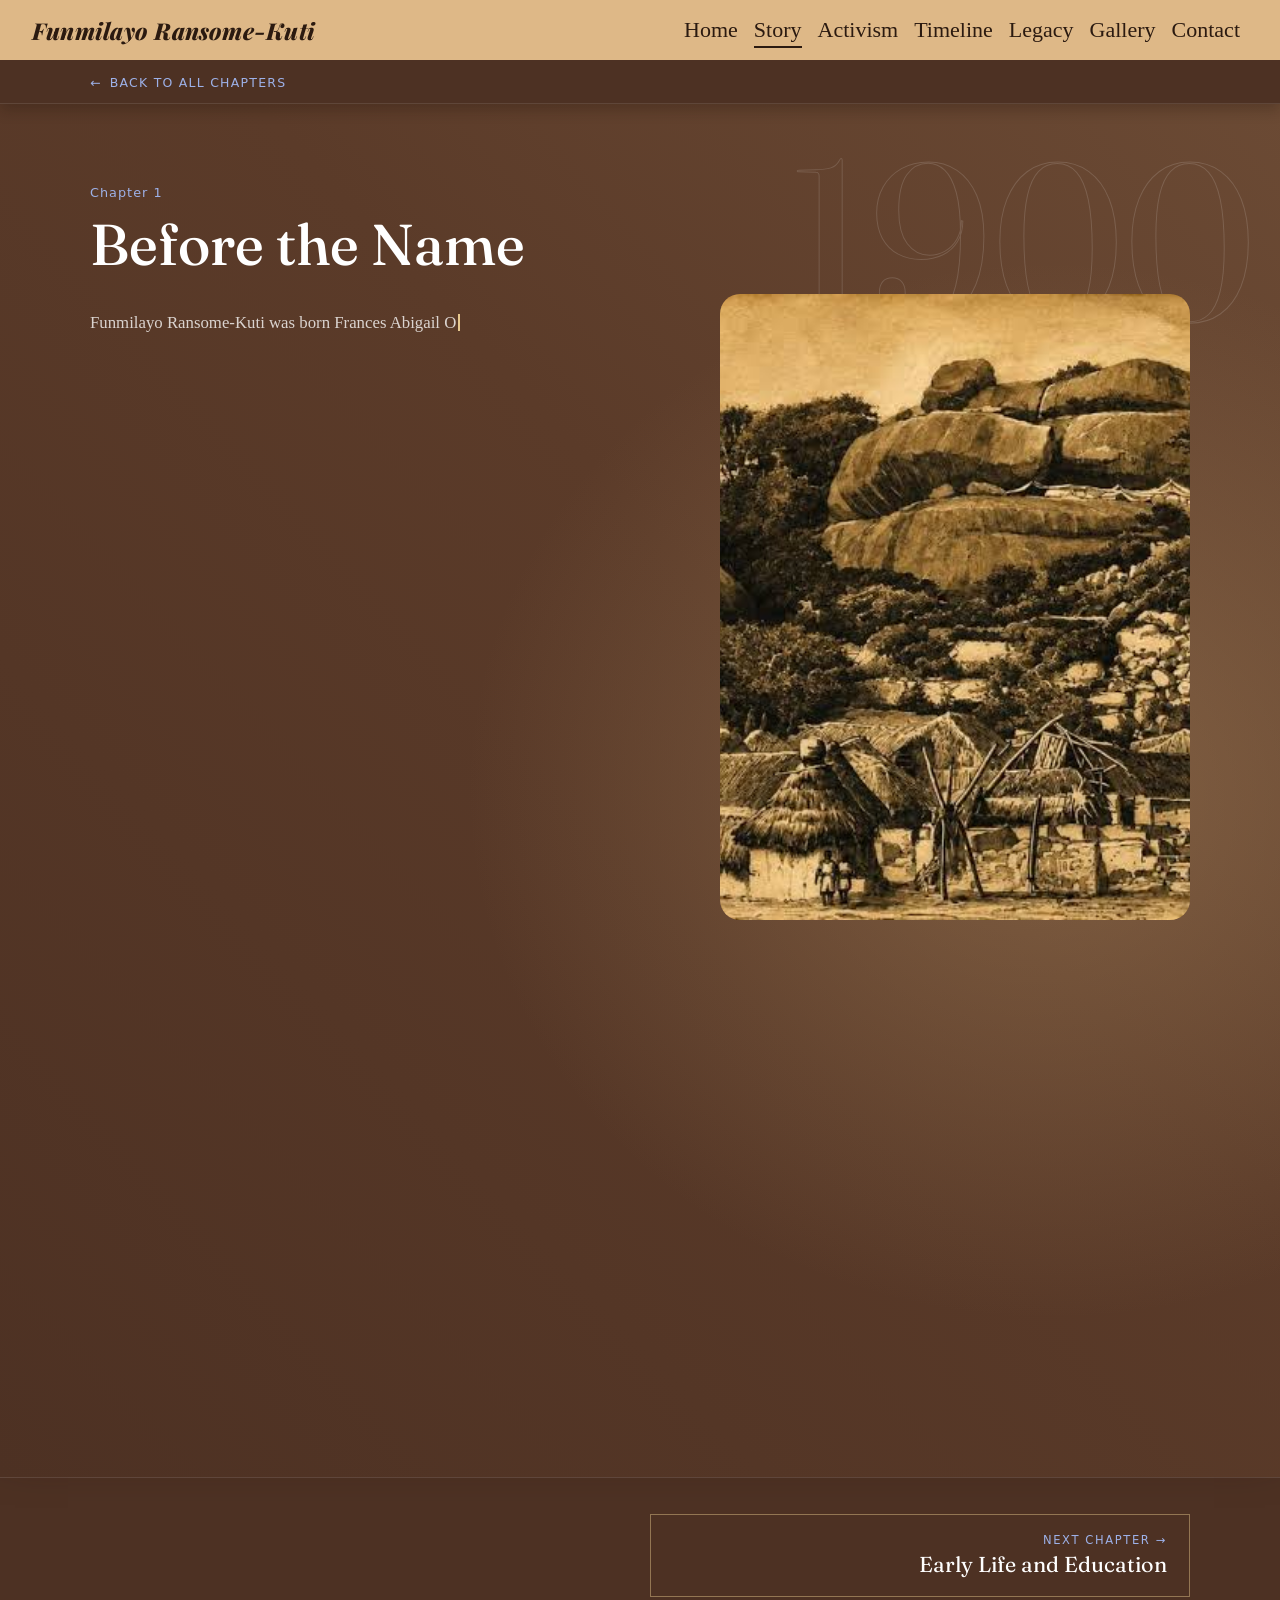
<file: before-the-name.html>
<!DOCTYPE html>

<html lang="en">
    <head> 
        <meta charset="UTF-8">
        <meta name="viewport" content="width=device-width, initial-scale=1.0">
        <title> Before the Name | Funmilayo Ransome-Kuti</title>
        <link rel="preconnect" href="https://fonts.googleapis.com">
<link rel="preconnect" href="https://fonts.gstatic.com" crossorigin>
<link href="https://fonts.googleapis.com/css2?family=Fraunces:ital,wght@0,400;0,500;1,400&family=Playfair+Display:ital,wght@1,800&display=swap" rel="stylesheet">
        <!-- LINKING OF MY CSS -->
        <link rel="stylesheet" href="CSS/Reset.css">
        <link rel="stylesheet" href="CSS/Homepage.css">
        <link rel="stylesheet" href="CSS/Chapters.css">

        <script>
  // when the page is refreshed, start again from the top (links with a # still land where they point)
  (function () {
    var entry = window.performance && performance.getEntriesByType ? performance.getEntriesByType("navigation")[0] : null;
    var reloaded = entry ? entry.type === "reload" : (window.performance && performance.navigation && performance.navigation.type === 1);

    if (reloaded && !location.hash && "scrollRestoration" in history) {
      history.scrollRestoration = "manual";
      window.addEventListener("load", function () { window.scrollTo(0, 0); });
    }
  })();
</script>
 
    </head>

    <body>
<header class="Header">
    <a class="Header-Brand" href="index.html">Funmilayo Ransome-Kuti</a>
    <input type="checkbox" id="Nav-Toggle" class="Nav-Toggle">
    <label for="Nav-Toggle" class="Nav-Burger" aria-label="Menu"><span></span></label>

    <nav class="Header-Nav">
        <ul>
             <li><a href="index.html">Home</a></li>
            <li><a href="index.html#Story">Story</a></li>
            <li><a href="index.html#Activism">Activism</a></li>
            <li><a href="index.html#Timeline">Timeline</a></li>
            <li><a href="index.html#Legacy">Legacy</a></li>
            <li><a href="index.html#Gallery">Gallery</a></li>
            <li><a href="index.html#Contact">Contact</a></li>
</ul>
    </nav>
</header>  

        <main>
            <div class="Back-Strip">
                 <a href="index.html#Story"><span aria-hidden="true">←</span>Back to all chapters</a> 
            </div>
                             <!-- STORY-BIOGRAPHY SECTION -->
            <section id="Before-the-Name" class="Before-the-Name-Category">
             <div class="Before-the-Name"> 
                <h2>Before the Name</h2>
                <p>Funmilayo Ransome-Kuti was born Frances Abigail Olufunmilayo Thomas on October 25, 1900, in Abeokuta, in what is now Ogun State, Nigeria. She was the daughter of Daniel Olumoyewa Thomas, a farmer and trader, and Phyllis Moyeni Dese, a dressmaker. Her parents were educated Christians who placed importance on education and had high hopes for their children.

                    She was born into a Yoruba family at a time when Nigeria was under British colonial rule, and the opportunities available to African women were deeply limited. Yet Abeokuta was a town with a rich history, shaped by Yoruba culture, trade, community life and the determination of its people. Women played important roles in the local economy, particularly through trading, supporting their families and participating in community affairs.

                    Growing up in this environment meant that Funmilayo's early world was shaped by both tradition and change. Family values, cultural expectations and the growing influence of colonial rule formed part of the society into which she was born. Although she had not yet begun the journey that would make her a prominent political activist, the circumstances of her time provide an important backdrop to understanding her life.

                    Her name at birth was Frances Abigail Olufunmilayo Thomas. The name Funmilayo would become widely associated with a woman who challenged injustice and demanded greater rights for Nigerian women. But before the public speeches, the protests and the political struggles, there was a young girl whose story began within a family in Abeokuta.

                    The girl who would later become known as Funmilayo Ransome-Kuti therefore did not begin her life as a political figure. She began as a daughter, a student and a young woman growing up in Abeokuta, long before her name became associated with women's rights and political resistance. Her journey from these beginnings to national prominence is a story that unfolds through the experiences, choices and education that shaped the woman she would become.
                  
                  </p>
             </div>
            </section>

            <nav class="Chapter-Pager" aria-label="Chapter navigation">
    <a class="Chapter-Pager-Next" href="early-life.html">
        <span class="Chapter-Pager-Label">Next chapter &rarr;</span>
        <span class="Chapter-Pager-Title">Early Life and Education</span>
    </a>
</nav>
        </main>

        <button class="Back-To-Top" type="button" aria-label="Back to top">
    <svg class="Back-To-Top-Ring" viewBox="0 0 48 48" aria-hidden="true">
        <circle class="Back-To-Top-Track" cx="24" cy="24" r="21"></circle>
        <circle class="Back-To-Top-Progress" cx="24" cy="24" r="21"></circle>
    </svg>
    <svg class="Back-To-Top-Arrow" viewBox="0 0 24 24" aria-hidden="true">
        <path d="M12 19V6M6 11l6-6 6 6"></path>
    </svg>
</button>
        
<!-- THE JAVASCRIPT BELOW IS FOR THE TYPING ANIMATION AND THE CASCADE EFFECTS ON THE CHAPTERS. IT ALSO CLOSES THE MOBILE MENU AFTER A LINK IS CLICKED.  -->
<script>
  document.addEventListener("DOMContentLoaded", function () {

    // close the mobile menu after tapping a link
    var toggle = document.getElementById("Nav-Toggle");
    if (toggle) {
      document.querySelectorAll(".Header-Nav a").forEach(function (link) {
        link.addEventListener("click", function () {
          toggle.checked = false;
        });
      });
    }

    var calmMotion = window.matchMedia("(prefers-reduced-motion: reduce)").matches;

    // typing animation on the hero heading
    var heading = document.querySelector(".Hero-Typing");

    if (heading && !calmMotion) {
      var live = heading.querySelector(".Typing-Live");
      var message = "A WOMAN WHO REFUSED TO BE SILENT";
      var count = 0;
      var typing = true;

      function draw() {
        live.innerHTML = message.slice(0, count) + '<span class="Typing-Cursor"></span>';
      }

      function step() {
        var delay;
        if (typing) {
          count++;
          draw();
          if (count >= message.length) { typing = false; delay = 2400; }
          else { delay = 85; }
        } else {
          count--;
          draw();
          if (count <= 0) { typing = true; delay = 700; }
          else { delay = 35; }
        }
        setTimeout(step, delay);
      }

      heading.classList.add("is-typing");
      draw();
      setTimeout(step, 600);
    }

    var chapterSelector = ".Before-the-Name-Category, .Early-Life-and-Education-Category, " +
      ".Finding-Her-Calling-Category, .A-Voice-Begins-to-Rise-Category, " +
      ".Becomes-an-Activist-Category, .Life-as-an-Activist-Category";

    if ("IntersectionObserver" in window && !calmMotion) {

      // ---------- chapter text types itself in, once ----------

      var cursor = document.createElement("span");
      cursor.className = "Type-Cursor";

      // show the full text straight away (also used when you scroll past)
      function finishNow(section) {
        clearTimeout(section._timer);
        cancelAnimationFrame(section._raf);
        section._state = "done";
        section._typing.forEach(function (part) {
          part.ghost.classList.add("is-done");
          part.live.remove();
        });
        startObserver.unobserve(section);
        leaveObserver.unobserve(section);
      }

      function typeSection(section) {
        section._state = "typing";
        var parts = section._typing;
        var total = 0;
        parts.forEach(function (part) { total += part.text.length; });

        var charsPerSecond = Math.max(70, total / 10);   // a long chapter takes about 10 seconds
        var startTime = null;

        function frame(now) {
          if (startTime === null) startTime = now;
          var typed = Math.min(total, Math.floor((now - startTime) / 1000 * charsPerSecond));
          var left = typed;
          var current = parts.length - 1;
          var found = false;

          parts.forEach(function (part, index) {
            var take = Math.max(0, Math.min(left, part.text.length));
            part.live.textContent = part.text.slice(0, take);
            if (!found && take < part.text.length) { current = index; found = true; }
            left -= take;
          });

          if (typed < total) {
            parts[current].live.appendChild(cursor);
            section._raf = requestAnimationFrame(frame);
          } else {
            finishNow(section);
          }
        }

        section._raf = requestAnimationFrame(frame);
      }

      // starts the typing when the card comes into view (after the cascade)
      var startObserver = new IntersectionObserver(function (entries) {
        entries.forEach(function (entry) {
          var section = entry.target;
          if (entry.isIntersecting && section._state === "waiting") {
            section._state = "queued";
            section._timer = setTimeout(function () { typeSection(section); }, 900);
            startObserver.unobserve(section);
          }
        });
      }, { threshold: 0, rootMargin: "0px 0px -20% 0px" });

      // if you scroll past a chapter before it finishes, the text appears at once
      var leaveObserver = new IntersectionObserver(function (entries) {
        entries.forEach(function (entry) {
          var section = entry.target;
          if (section._state === "done") return;

          if (entry.isIntersecting) {
            section._seen = true;
          } else if (section._seen || entry.boundingClientRect.bottom <= 0) {
            // you have scrolled past it (or it was already above you after a refresh)
            finishNow(section);
          }
        });
      }, { threshold: 0, rootMargin: "0px" });

      document.querySelectorAll(chapterSelector).forEach(function (section) {
        var parts = [];

        section.querySelectorAll("p").forEach(function (p) {
          var text = p.textContent;
          if (!text.trim()) return;

          p.textContent = "";
          p.classList.add("Type-Host");

          var ghost = document.createElement("span");
          ghost.className = "Type-Ghost";
          ghost.textContent = text;

          var live = document.createElement("span");
          live.className = "Type-Live";
          live.setAttribute("aria-hidden", "true");

          p.appendChild(ghost);
          p.appendChild(live);
          parts.push({ ghost: ghost, live: live, text: text });
        });

        if (parts.length) {
          section._typing = parts;
          section._state = "waiting";
          startObserver.observe(section);
          leaveObserver.observe(section);
        }
      });

      // ---------- each chapter card arrives with the cascade and year roll ----------

      var cardObserver = new IntersectionObserver(function (entries) {
        entries.forEach(function (entry) {
          if (entry.isIntersecting || entry.boundingClientRect.bottom <= 0) {
            entry.target.classList.add("is-in");
            cardObserver.unobserve(entry.target);
          }
        });
      }, { threshold: 0, rootMargin: "0px 0px -15% 0px" });

      document.querySelectorAll(chapterSelector).forEach(function (card) {
        cardObserver.observe(card);
      });

      document.documentElement.classList.add("fk-cascade-on");
    }
  });
</script>

<script>
  // Back to top: the button appears after you scroll down, and its ring fills as you read
  (function () {
    var button = document.querySelector(".Back-To-Top");
    if (!button) return;

    var ring = button.querySelector(".Back-To-Top-Progress");
    var circumference = 2 * Math.PI * 21;      // the ring is a circle with a radius of 21
    var calmMotion = window.matchMedia("(prefers-reduced-motion: reduce)").matches;
    var ticking = false;

    if (ring) {
      ring.style.strokeDasharray = circumference;
      ring.style.strokeDashoffset = circumference;
    }

    function update() {
      var scrolled = window.pageYOffset || document.documentElement.scrollTop;
      var total = document.documentElement.scrollHeight - window.innerHeight;
      var progress = total > 0 ? Math.min(1, Math.max(0, scrolled / total)) : 0;

      button.classList.toggle("is-visible", scrolled > 500);
      if (ring) ring.style.strokeDashoffset = circumference * (1 - progress);
    }

    function onScroll() {
      if (ticking) return;
      ticking = true;
      requestAnimationFrame(function () {
        ticking = false;
        update();
      });
    }

    button.addEventListener("click", function () {
      window.scrollTo({ top: 0, behavior: calmMotion ? "auto" : "smooth" });
    });

    window.addEventListener("scroll", onScroll, { passive: true });
    window.addEventListener("resize", onScroll);
    update();
  })();
</script>


<script>
  // Navigation: a shadow under the bar once you scroll, and a "you are here" marker
  (function () {
    var header = document.querySelector(".Header");
    var links = Array.prototype.slice.call(document.querySelectorAll(".Header-Nav a"));
    if (!header || !links.length) return;

    var onStoryPage = !!document.querySelector(".Back-Strip");    var targets = [];
    var ticking = false;

    // links that point to a section on this same page
    links.forEach(function (link) {
      var href = link.getAttribute("href") || "";
      if (href.charAt(0) === "#" && href.length > 1) {
        var el = document.getElementById(href.slice(1));
        if (el) targets.push({ link: link, el: el });
      }
    });

    function findLink(pattern) {
      return links.filter(function (link) {
        return pattern.test(link.getAttribute("href") || "");
      })[0] || null;
    }

    var homeLink = findLink(/#Home$/i);
    var storyLink = findLink(/#Story$/i);

    function setCurrent(current) {
      links.forEach(function (link) {
        link.classList.toggle("is-current", link === current);
        if (link === current) link.setAttribute("aria-current", "true");
        else link.removeAttribute("aria-current");
      });
    }

    function update() {
      var y = window.pageYOffset || document.documentElement.scrollTop;
      header.classList.toggle("is-scrolled", y > 10);

      // on the Story page, the Story link is the page you are on
      if (onStoryPage) {
        setCurrent(storyLink);
        return;
      }

      var line = header.offsetHeight + window.innerHeight * 0.25;
      var current = null;

      targets.forEach(function (target) {
        if (target.el.getBoundingClientRect().top <= line) current = target.link;
      });

      // at the very bottom of the page, the last section is the one you are in
      var atBottom = y + window.innerHeight >= document.documentElement.scrollHeight - 2;
      if (atBottom && targets.length) current = targets[targets.length - 1].link;

      if (!current && y < 200) current = homeLink;
      setCurrent(current);
    }

    function onScroll() {
      if (ticking) return;
      ticking = true;
      requestAnimationFrame(function () {
        ticking = false;
        update();
      });
    }

    window.addEventListener("scroll", onScroll, { passive: true });
    window.addEventListener("resize", onScroll);
    update();
  })();
</script>

    </body>






</html>
</file>
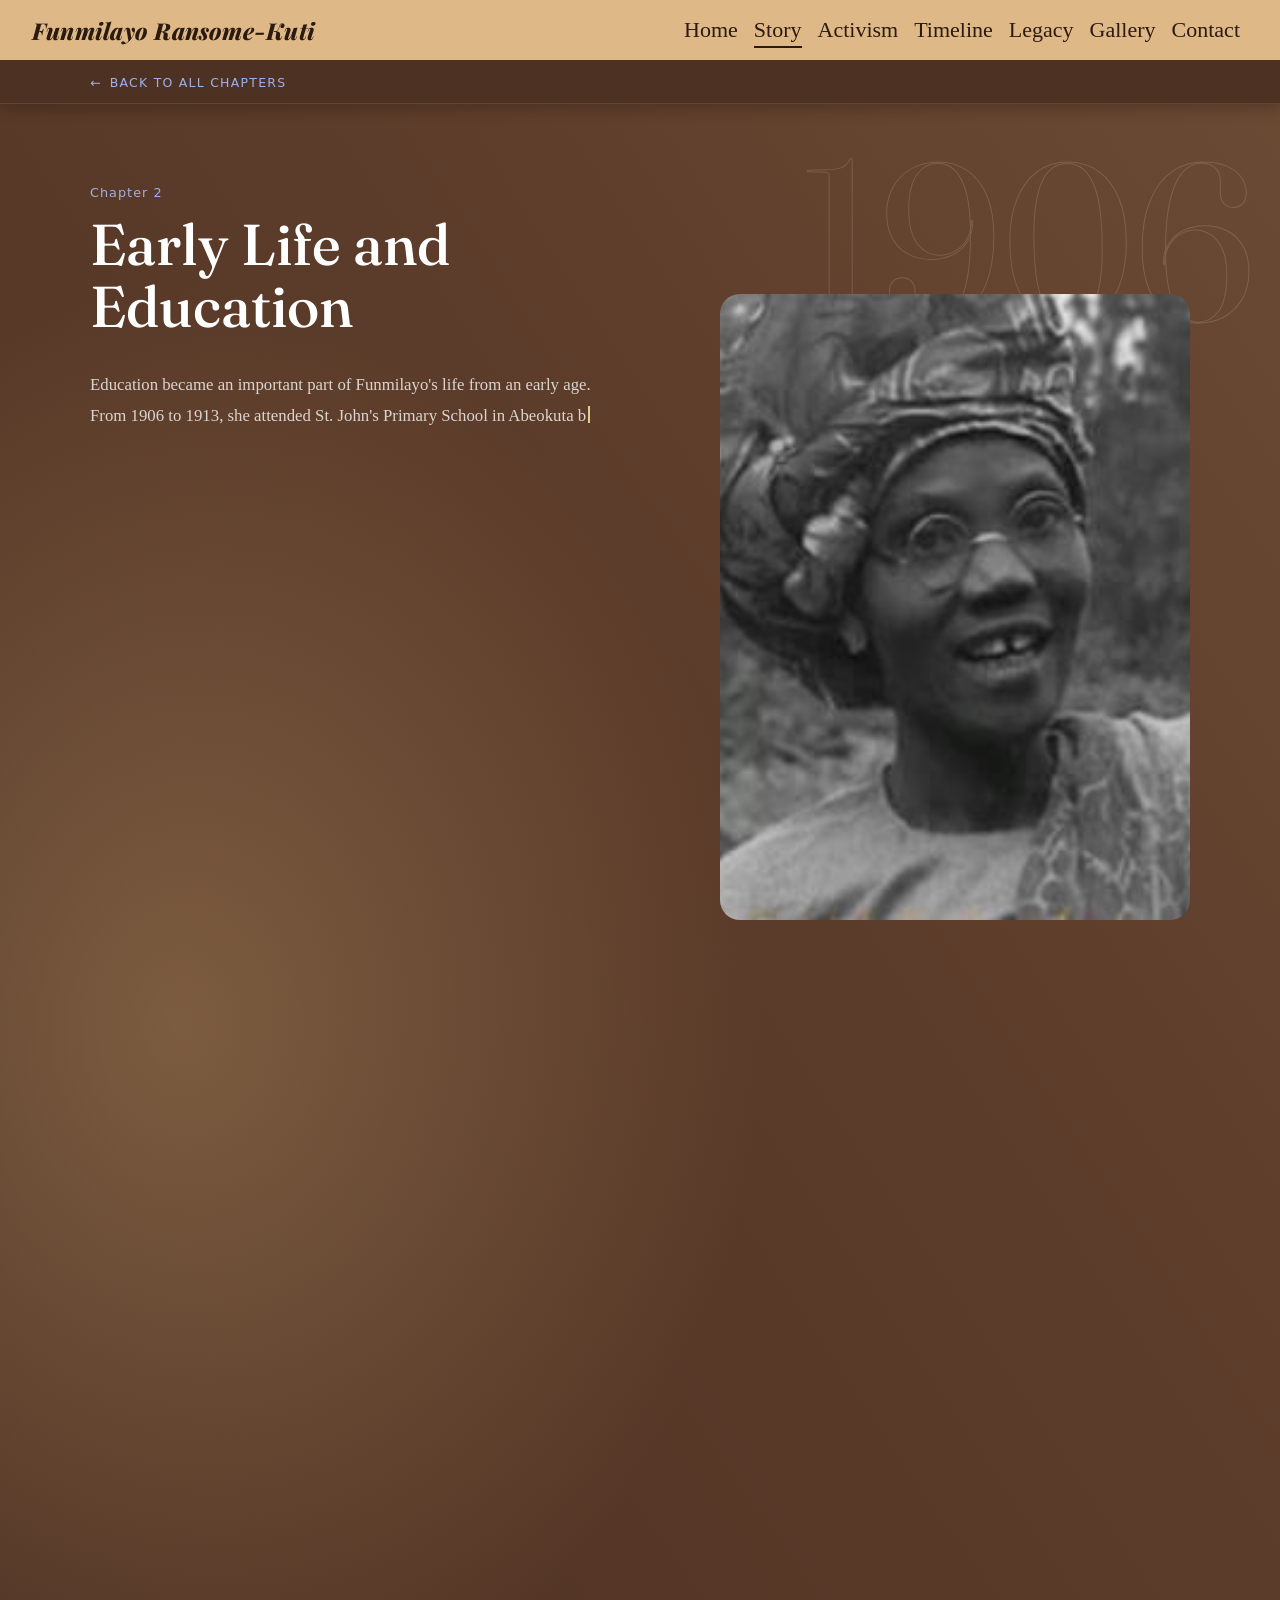
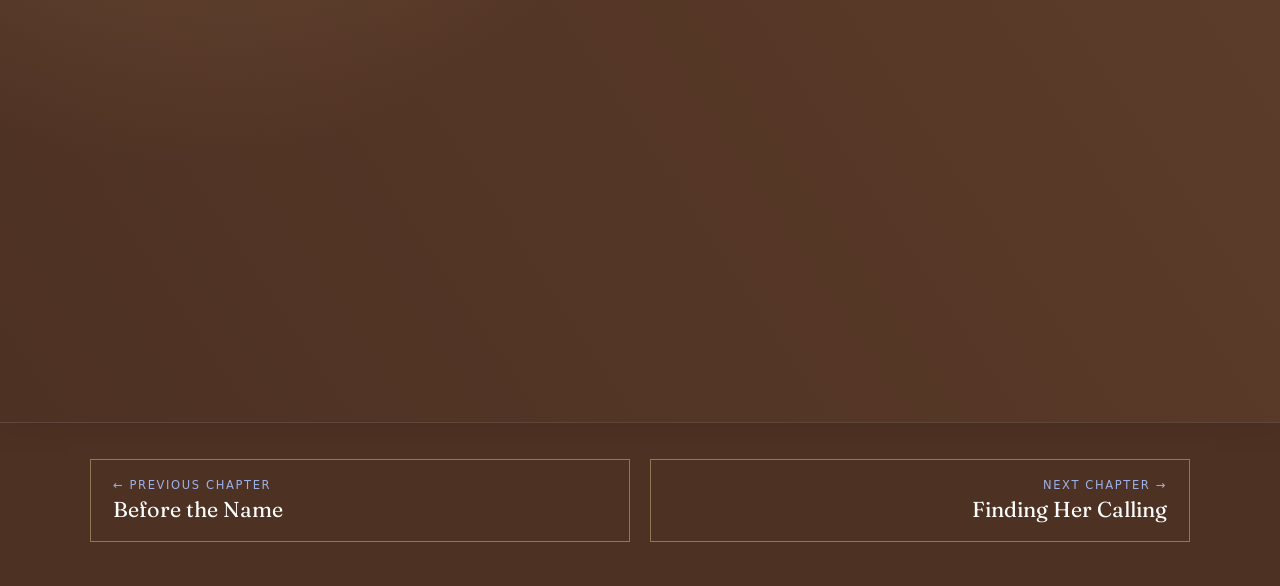
<file: early-life.html>
<!DOCTYPE html>

<html lang="en">
    <head> 
        <meta charset="UTF-8">
        <meta name="viewport" content="width=device-width, initial-scale=1.0">
        <title>Early Life | Funmilayo Ransome-Kuti</title>
        <link rel="preconnect" href="https://fonts.googleapis.com">
<link rel="preconnect" href="https://fonts.gstatic.com" crossorigin>
<link href="https://fonts.googleapis.com/css2?family=Fraunces:ital,wght@0,400;0,500;1,400&family=Playfair+Display:ital,wght@1,800&display=swap" rel="stylesheet">
        <!-- LINKING OF MY CSS -->
        <link rel="stylesheet" href="CSS/Reset.css">
        <link rel="stylesheet" href="CSS/Homepage.css">
        <link rel="stylesheet" href="CSS/Chapters.css">

        <script>
  // when the page is refreshed, start again from the top (links with a # still land where they point)
  (function () {
    var entry = window.performance && performance.getEntriesByType ? performance.getEntriesByType("navigation")[0] : null;
    var reloaded = entry ? entry.type === "reload" : (window.performance && performance.navigation && performance.navigation.type === 1);

    if (reloaded && !location.hash && "scrollRestoration" in history) {
      history.scrollRestoration = "manual";
      window.addEventListener("load", function () { window.scrollTo(0, 0); });
    }
  })();
</script>
 
    </head>

    <body>
<header class="Header">
    <a class="Header-Brand" href="index.html">Funmilayo Ransome-Kuti</a>
    <input type="checkbox" id="Nav-Toggle" class="Nav-Toggle">
    <label for="Nav-Toggle" class="Nav-Burger" aria-label="Menu"><span></span></label>

    <nav class="Header-Nav">
        <ul>
             <li><a href="index.html">Home</a></li>
            <li><a href="index.html#Story">Story</a></li>
            <li><a href="index.html#Activism">Activism</a></li>
            <li><a href="index.html#Timeline">Timeline</a></li>
            <li><a href="index.html#Legacy">Legacy</a></li>
            <li><a href="index.html#Gallery">Gallery</a></li>
            <li><a href="index.html#Contact">Contact</a></li>
</ul>
    </nav>
</header>  

        <main>
            <div class="Back-Strip">
                 <a href="index.html#Story"><span aria-hidden="true">←</span>Back to all chapters</a> 
            </div>

                                <!-- STORY-EDUCATION SECTION -->
            <section id="Early-Life" class="Early-Life-and-Education-Category">
                <div >
                <h2>Early Life and Education</h2>
                <p>Education became an important part of Funmilayo's life from an early age. From 1906 to 1913, she attended St. John's Primary School in Abeokuta before entering Abeokuta Grammar School in 1914. She was among the first girls admitted to the school, and is widely identified as its first female student. At a time when formal education for Nigerian girls was far from common, her presence in the classroom was significant. It represented a step beyond the educational opportunities traditionally available to many girls of her time.

                    Her admission to Abeokuta Grammar School marked an important stage in her development. Education offered her more than academic knowledge; it provided opportunities to engage with ideas and develop the confidence and abilities that would serve her in later life. Her experience also formed part of a wider period of change, as access to formal schooling gradually opened new possibilities for some Nigerian girls and women.

                    Her academic journey continued beyond Abeokuta. In 1919, she travelled to England to study at Wincham Hall School for Girls in Cheshire. There, she studied subjects including music, French, domestic science and elocution. Living and studying in a different country exposed her to new experiences, customs and ways of life. It also brought her face to face with racial prejudice, according to biographical accounts, giving her personal insight into the inequalities associated with race and colonial society.

                    Her time in England was significant not only for the education she received but also for her growing sense of identity. During this period, she chose to leave behind the Christian names Frances and Abigail and increasingly used her Yoruba name, Funmilayo. This decision reflected a stronger identification with her African heritage at a time when colonial influence shaped many aspects of Nigerian life.

                    She returned to Nigeria in 1922, bringing her education and experiences abroad back to the community in which she had grown up. Rather than remaining overseas, she returned to Abeokuta, where she would put her education to practical use. She subsequently worked as a teacher at Abeokuta Grammar School, beginning a career that connected her directly with young people and the wider community.

                    Teaching became an important foundation for her later work. Through education, she could contribute to the development of others and engage with the challenges facing the society around her. Although her later activism would take her far beyond the classroom, these early experiences formed part of the journey through which she developed into a prominent advocate for women's rights and social change.

                    Her early life and education therefore marked more than a series of schools and qualifications. They brought her into contact with different societies, shaped her understanding of identity and inequality, and prepared her for a life of public engagement. The classroom was one of the earliest settings in which she would contribute to her community, long before her activism brought her into the national spotlight.
                  
                  </p>

                </div>
            </section>

            <nav class="Chapter-Pager" aria-label="Chapter navigation">
    <a class="Chapter-Pager-Prev" href="before-the-name.html">
        <span class="Chapter-Pager-Label">&larr; Previous chapter</span>
        <span class="Chapter-Pager-Title">Before the Name</span>
    </a>
    <a class="Chapter-Pager-Next" href="finding-her-calling.html">
        <span class="Chapter-Pager-Label">Next chapter &rarr;</span>
        <span class="Chapter-Pager-Title">Finding Her Calling</span>
    </a>
</nav>

        </main>

        <button class="Back-To-Top" type="button" aria-label="Back to top">
    <svg class="Back-To-Top-Ring" viewBox="0 0 48 48" aria-hidden="true">
        <circle class="Back-To-Top-Track" cx="24" cy="24" r="21"></circle>
        <circle class="Back-To-Top-Progress" cx="24" cy="24" r="21"></circle>
    </svg>
    <svg class="Back-To-Top-Arrow" viewBox="0 0 24 24" aria-hidden="true">
        <path d="M12 19V6M6 11l6-6 6 6"></path>
    </svg>
</button>
        
<!-- THE JAVASCRIPT BELOW IS FOR THE TYPING ANIMATION AND THE CASCADE EFFECTS ON THE CHAPTERS. IT ALSO CLOSES THE MOBILE MENU AFTER A LINK IS CLICKED.  -->
<script>
  document.addEventListener("DOMContentLoaded", function () {

    // close the mobile menu after tapping a link
    var toggle = document.getElementById("Nav-Toggle");
    if (toggle) {
      document.querySelectorAll(".Header-Nav a").forEach(function (link) {
        link.addEventListener("click", function () {
          toggle.checked = false;
        });
      });
    }

    var calmMotion = window.matchMedia("(prefers-reduced-motion: reduce)").matches;

    // typing animation on the hero heading
    var heading = document.querySelector(".Hero-Typing");

    if (heading && !calmMotion) {
      var live = heading.querySelector(".Typing-Live");
      var message = "A WOMAN WHO REFUSED TO BE SILENT";
      var count = 0;
      var typing = true;

      function draw() {
        live.innerHTML = message.slice(0, count) + '<span class="Typing-Cursor"></span>';
      }

      function step() {
        var delay;
        if (typing) {
          count++;
          draw();
          if (count >= message.length) { typing = false; delay = 2400; }
          else { delay = 85; }
        } else {
          count--;
          draw();
          if (count <= 0) { typing = true; delay = 700; }
          else { delay = 35; }
        }
        setTimeout(step, delay);
      }

      heading.classList.add("is-typing");
      draw();
      setTimeout(step, 600);
    }

    var chapterSelector = ".Before-the-Name-Category, .Early-Life-and-Education-Category, " +
      ".Finding-Her-Calling-Category, .A-Voice-Begins-to-Rise-Category, " +
      ".Becomes-an-Activist-Category, .Life-as-an-Activist-Category";

    if ("IntersectionObserver" in window && !calmMotion) {

      // ---------- chapter text types itself in, once ----------

      var cursor = document.createElement("span");
      cursor.className = "Type-Cursor";

      // show the full text straight away (also used when you scroll past)
      function finishNow(section) {
        clearTimeout(section._timer);
        cancelAnimationFrame(section._raf);
        section._state = "done";
        section._typing.forEach(function (part) {
          part.ghost.classList.add("is-done");
          part.live.remove();
        });
        startObserver.unobserve(section);
        leaveObserver.unobserve(section);
      }

      function typeSection(section) {
        section._state = "typing";
        var parts = section._typing;
        var total = 0;
        parts.forEach(function (part) { total += part.text.length; });

        var charsPerSecond = Math.max(70, total / 10);   // a long chapter takes about 10 seconds
        var startTime = null;

        function frame(now) {
          if (startTime === null) startTime = now;
          var typed = Math.min(total, Math.floor((now - startTime) / 1000 * charsPerSecond));
          var left = typed;
          var current = parts.length - 1;
          var found = false;

          parts.forEach(function (part, index) {
            var take = Math.max(0, Math.min(left, part.text.length));
            part.live.textContent = part.text.slice(0, take);
            if (!found && take < part.text.length) { current = index; found = true; }
            left -= take;
          });

          if (typed < total) {
            parts[current].live.appendChild(cursor);
            section._raf = requestAnimationFrame(frame);
          } else {
            finishNow(section);
          }
        }

        section._raf = requestAnimationFrame(frame);
      }

      // starts the typing when the card comes into view (after the cascade)
      var startObserver = new IntersectionObserver(function (entries) {
        entries.forEach(function (entry) {
          var section = entry.target;
          if (entry.isIntersecting && section._state === "waiting") {
            section._state = "queued";
            section._timer = setTimeout(function () { typeSection(section); }, 900);
            startObserver.unobserve(section);
          }
        });
      }, { threshold: 0, rootMargin: "0px 0px -20% 0px" });

      // if you scroll past a chapter before it finishes, the text appears at once
      var leaveObserver = new IntersectionObserver(function (entries) {
        entries.forEach(function (entry) {
          var section = entry.target;
          if (section._state === "done") return;

          if (entry.isIntersecting) {
            section._seen = true;
          } else if (section._seen || entry.boundingClientRect.bottom <= 0) {
            // you have scrolled past it (or it was already above you after a refresh)
            finishNow(section);
          }
        });
      }, { threshold: 0, rootMargin: "0px" });

      document.querySelectorAll(chapterSelector).forEach(function (section) {
        var parts = [];

        section.querySelectorAll("p").forEach(function (p) {
          var text = p.textContent;
          if (!text.trim()) return;

          p.textContent = "";
          p.classList.add("Type-Host");

          var ghost = document.createElement("span");
          ghost.className = "Type-Ghost";
          ghost.textContent = text;

          var live = document.createElement("span");
          live.className = "Type-Live";
          live.setAttribute("aria-hidden", "true");

          p.appendChild(ghost);
          p.appendChild(live);
          parts.push({ ghost: ghost, live: live, text: text });
        });

        if (parts.length) {
          section._typing = parts;
          section._state = "waiting";
          startObserver.observe(section);
          leaveObserver.observe(section);
        }
      });

      // ---------- each chapter card arrives with the cascade and year roll ----------

      var cardObserver = new IntersectionObserver(function (entries) {
        entries.forEach(function (entry) {
          if (entry.isIntersecting || entry.boundingClientRect.bottom <= 0) {
            entry.target.classList.add("is-in");
            cardObserver.unobserve(entry.target);
          }
        });
      }, { threshold: 0, rootMargin: "0px 0px -15% 0px" });

      document.querySelectorAll(chapterSelector).forEach(function (card) {
        cardObserver.observe(card);
      });

      document.documentElement.classList.add("fk-cascade-on");
    }
  });
</script>

<script>
  // Back to top: the button appears after you scroll down, and its ring fills as you read
  (function () {
    var button = document.querySelector(".Back-To-Top");
    if (!button) return;

    var ring = button.querySelector(".Back-To-Top-Progress");
    var circumference = 2 * Math.PI * 21;      // the ring is a circle with a radius of 21
    var calmMotion = window.matchMedia("(prefers-reduced-motion: reduce)").matches;
    var ticking = false;

    if (ring) {
      ring.style.strokeDasharray = circumference;
      ring.style.strokeDashoffset = circumference;
    }

    function update() {
      var scrolled = window.pageYOffset || document.documentElement.scrollTop;
      var total = document.documentElement.scrollHeight - window.innerHeight;
      var progress = total > 0 ? Math.min(1, Math.max(0, scrolled / total)) : 0;

      button.classList.toggle("is-visible", scrolled > 500);
      if (ring) ring.style.strokeDashoffset = circumference * (1 - progress);
    }

    function onScroll() {
      if (ticking) return;
      ticking = true;
      requestAnimationFrame(function () {
        ticking = false;
        update();
      });
    }

    button.addEventListener("click", function () {
      window.scrollTo({ top: 0, behavior: calmMotion ? "auto" : "smooth" });
    });

    window.addEventListener("scroll", onScroll, { passive: true });
    window.addEventListener("resize", onScroll);
    update();
  })();
</script>


<script>
  // Navigation: a shadow under the bar once you scroll, and a "you are here" marker
  (function () {
    var header = document.querySelector(".Header");
    var links = Array.prototype.slice.call(document.querySelectorAll(".Header-Nav a"));
    if (!header || !links.length) return;

    var onStoryPage = !!document.querySelector(".Back-Strip");    var targets = [];
    var ticking = false;

    // links that point to a section on this same page
    links.forEach(function (link) {
      var href = link.getAttribute("href") || "";
      if (href.charAt(0) === "#" && href.length > 1) {
        var el = document.getElementById(href.slice(1));
        if (el) targets.push({ link: link, el: el });
      }
    });

    function findLink(pattern) {
      return links.filter(function (link) {
        return pattern.test(link.getAttribute("href") || "");
      })[0] || null;
    }

    var homeLink = findLink(/#Home$/i);
    var storyLink = findLink(/#Story$/i);

    function setCurrent(current) {
      links.forEach(function (link) {
        link.classList.toggle("is-current", link === current);
        if (link === current) link.setAttribute("aria-current", "true");
        else link.removeAttribute("aria-current");
      });
    }

    function update() {
      var y = window.pageYOffset || document.documentElement.scrollTop;
      header.classList.toggle("is-scrolled", y > 10);

      // on the Story page, the Story link is the page you are on
      if (onStoryPage) {
        setCurrent(storyLink);
        return;
      }

      var line = header.offsetHeight + window.innerHeight * 0.25;
      var current = null;

      targets.forEach(function (target) {
        if (target.el.getBoundingClientRect().top <= line) current = target.link;
      });

      // at the very bottom of the page, the last section is the one you are in
      var atBottom = y + window.innerHeight >= document.documentElement.scrollHeight - 2;
      if (atBottom && targets.length) current = targets[targets.length - 1].link;

      if (!current && y < 200) current = homeLink;
      setCurrent(current);
    }

    function onScroll() {
      if (ticking) return;
      ticking = true;
      requestAnimationFrame(function () {
        ticking = false;
        update();
      });
    }

    window.addEventListener("scroll", onScroll, { passive: true });
    window.addEventListener("resize", onScroll);
    update();
  })();
</script>

    </body>






</html>
</file>
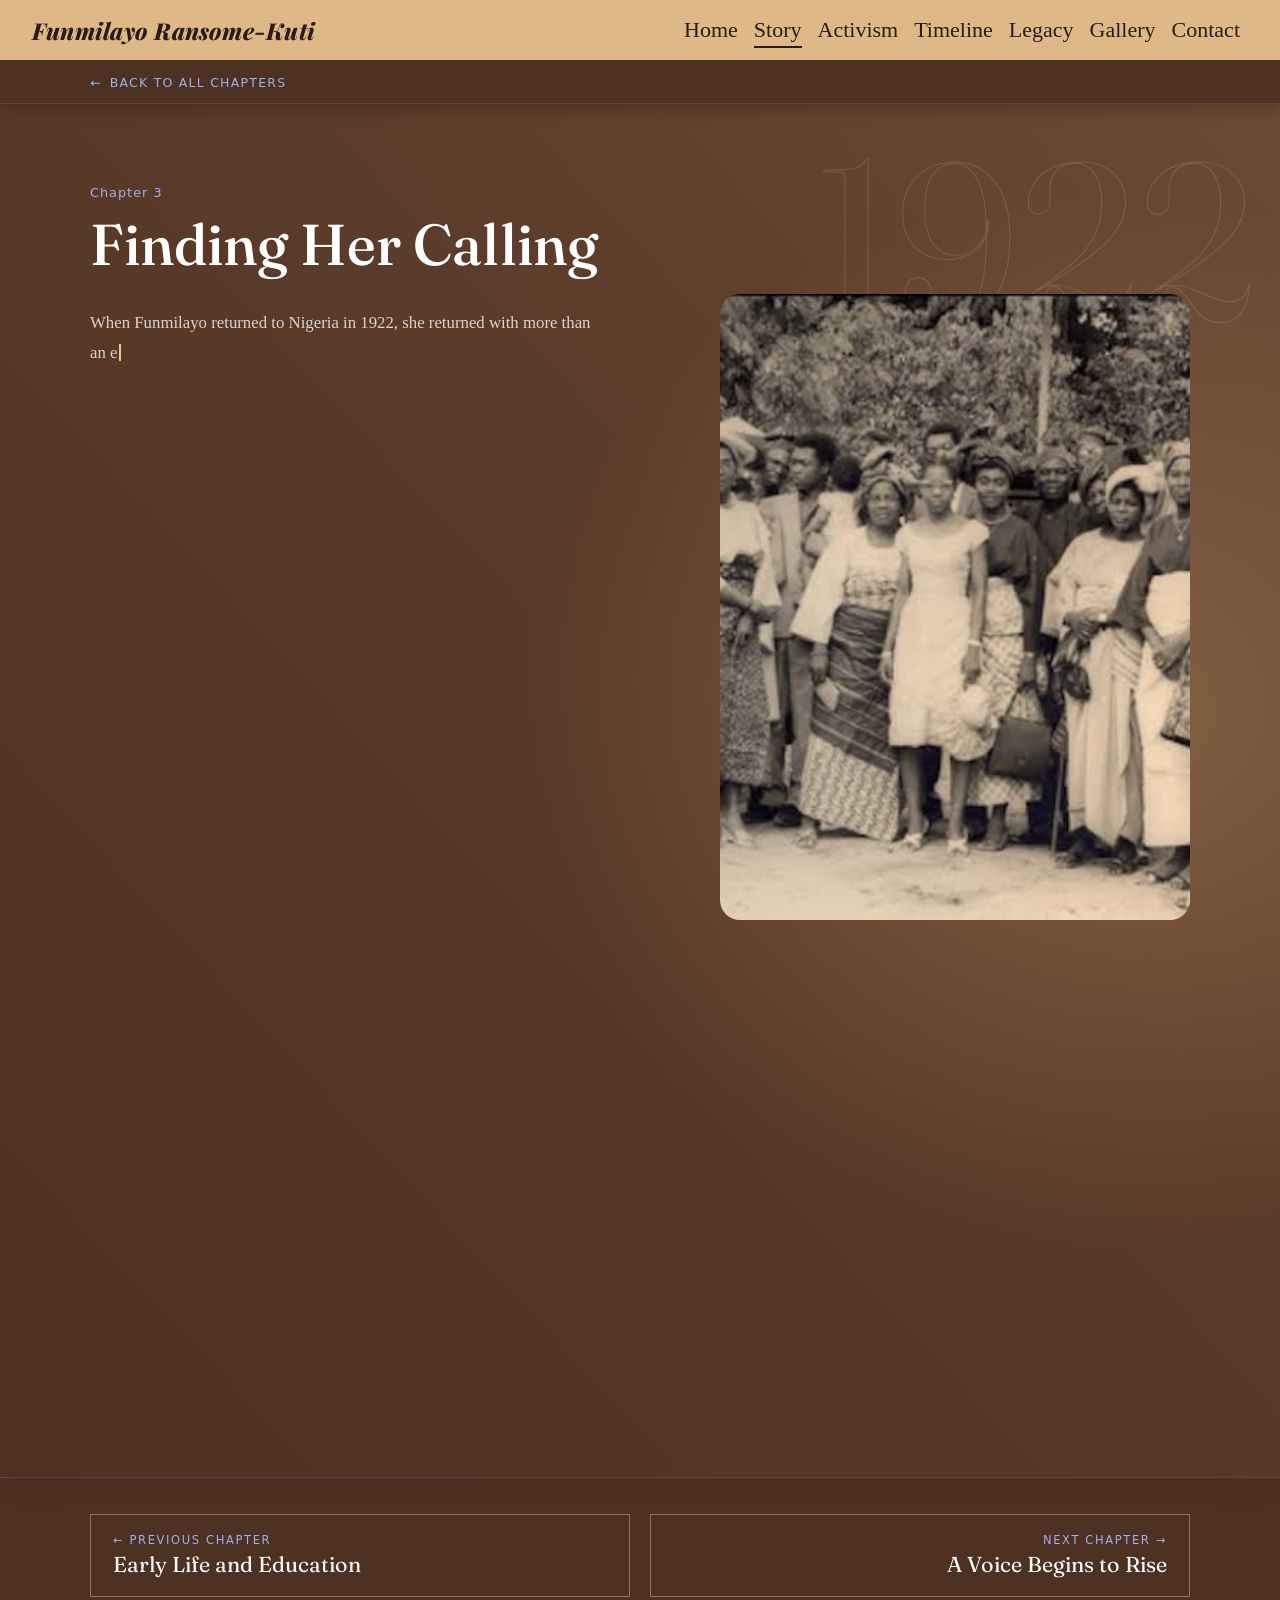
<file: finding-her-calling.html>
<!DOCTYPE html>

<html lang="en">
    <head> 
        <meta charset="UTF-8">
        <meta name="viewport" content="width=device-width, initial-scale=1.0">
        <title> Finding Her Calling | Funmilayo Ransome-Kuti</title>
        <link rel="preconnect" href="https://fonts.googleapis.com">
<link rel="preconnect" href="https://fonts.gstatic.com" crossorigin>
<link href="https://fonts.googleapis.com/css2?family=Fraunces:ital,wght@0,400;0,500;1,400&family=Playfair+Display:ital,wght@1,800&display=swap" rel="stylesheet">
        <!-- LINKING OF MY CSS -->
        <link rel="stylesheet" href="CSS/Reset.css">
        <link rel="stylesheet" href="CSS/Homepage.css">
        <link rel="stylesheet" href="CSS/Chapters.css">

        <script>
  // when the page is refreshed, start again from the top (links with a # still land where they point)
  (function () {
    var entry = window.performance && performance.getEntriesByType ? performance.getEntriesByType("navigation")[0] : null;
    var reloaded = entry ? entry.type === "reload" : (window.performance && performance.navigation && performance.navigation.type === 1);

    if (reloaded && !location.hash && "scrollRestoration" in history) {
      history.scrollRestoration = "manual";
      window.addEventListener("load", function () { window.scrollTo(0, 0); });
    }
  })();
</script>
 
    </head>

    <body>
<header class="Header">
    <a class="Header-Brand" href="index.html">Funmilayo Ransome-Kuti</a>
    <input type="checkbox" id="Nav-Toggle" class="Nav-Toggle">
    <label for="Nav-Toggle" class="Nav-Burger" aria-label="Menu"><span></span></label>

    <nav class="Header-Nav">
        <ul>
             <li><a href="index.html">Home</a></li>
            <li><a href="index.html#Story">Story</a></li>
            <li><a href="index.html#Activism">Activism</a></li>
            <li><a href="index.html#Timeline">Timeline</a></li>
            <li><a href="index.html#Legacy">Legacy</a></li>
            <li><a href="index.html#Gallery">Gallery</a></li>
            <li><a href="index.html#Contact">Contact</a></li>
</ul>
    </nav>
</header>  

        <main>
            <div class="Back-Strip">
                 <a href="index.html#Story"><span aria-hidden="true">←</span>Back to all chapters</a> 
            </div>
                
                <!-- STORY-FINDING HER VOICE -->
            <section id="Finding-Her-Calling" class="Finding-Her-Calling-Category">
                <div class="Finding-Her-Calling">
                <h2>Finding Her Calling</h2>
                <p>When Funmilayo returned to Nigeria in 1922, she returned with more than an education. She had experienced life outside the society in which she was raised, and she brought back a growing awareness of the importance of education, identity and opportunity. She began teaching at Abeokuta Grammar School, the same institution where she had once been a student. For Funmilayo, teaching was not simply a profession; it became one of the earliest ways through which she could influence the lives of others.

                    Her attention increasingly turned towards the education of girls and women. At a time when many women had limited access to formal education, she believed that learning could give them greater confidence and a stronger voice in their communities. Her work gradually extended beyond the classroom as she became involved in organising young women and creating spaces where they could learn, develop practical skills and participate in community life.

                    In the early years, her approach was not yet the political activism for which she would later become famous. She began by working within the community she knew: educating, organising and encouraging women to become more involved in their own development. In 1932, after returning to Abeokuta with her family, she continued this educational work and established a kindergarten within the Abeokuta Grammar School community. She later petitioned the Nigerian Department of Education to have the school formally recognised as a primary school, and her request was approved.

                    But the more Funmilayo worked with women, the more she began to see the problems that existed beyond the classroom. Education was important, but many women were also dealing with economic hardship, limited political representation and policies that affected their everyday lives. Her experiences with women in the community would eventually lead her from education into organised advocacy.

                    The teacher was beginning to become an organiser. And the woman who had once entered the classroom as one of its first female students was gradually finding a much larger classroom the community itself.</p>
                </div>
            </section>
            <nav class="Chapter-Pager" aria-label="Chapter navigation">
    <a class="Chapter-Pager-Prev" href="early-life.html">
        <span class="Chapter-Pager-Label">&larr; Previous chapter</span>
        <span class="Chapter-Pager-Title">Early Life and Education</span>
    </a>
    <a class="Chapter-Pager-Next" href="a-voice-begins-to-rise.html">
        <span class="Chapter-Pager-Label">Next chapter &rarr;</span>
        <span class="Chapter-Pager-Title">A Voice Begins to Rise</span>
    </a>
</nav>
        </main>

        <button class="Back-To-Top" type="button" aria-label="Back to top">
    <svg class="Back-To-Top-Ring" viewBox="0 0 48 48" aria-hidden="true">
        <circle class="Back-To-Top-Track" cx="24" cy="24" r="21"></circle>
        <circle class="Back-To-Top-Progress" cx="24" cy="24" r="21"></circle>
    </svg>
    <svg class="Back-To-Top-Arrow" viewBox="0 0 24 24" aria-hidden="true">
        <path d="M12 19V6M6 11l6-6 6 6"></path>
    </svg>
</button>
        
<!-- THE JAVASCRIPT BELOW IS FOR THE TYPING ANIMATION AND THE CASCADE EFFECTS ON THE CHAPTERS. IT ALSO CLOSES THE MOBILE MENU AFTER A LINK IS CLICKED.  -->
<script>
  document.addEventListener("DOMContentLoaded", function () {

    // close the mobile menu after tapping a link
    var toggle = document.getElementById("Nav-Toggle");
    if (toggle) {
      document.querySelectorAll(".Header-Nav a").forEach(function (link) {
        link.addEventListener("click", function () {
          toggle.checked = false;
        });
      });
    }

    var calmMotion = window.matchMedia("(prefers-reduced-motion: reduce)").matches;

    // typing animation on the hero heading
    var heading = document.querySelector(".Hero-Typing");

    if (heading && !calmMotion) {
      var live = heading.querySelector(".Typing-Live");
      var message = "A WOMAN WHO REFUSED TO BE SILENT";
      var count = 0;
      var typing = true;

      function draw() {
        live.innerHTML = message.slice(0, count) + '<span class="Typing-Cursor"></span>';
      }

      function step() {
        var delay;
        if (typing) {
          count++;
          draw();
          if (count >= message.length) { typing = false; delay = 2400; }
          else { delay = 85; }
        } else {
          count--;
          draw();
          if (count <= 0) { typing = true; delay = 700; }
          else { delay = 35; }
        }
        setTimeout(step, delay);
      }

      heading.classList.add("is-typing");
      draw();
      setTimeout(step, 600);
    }

    var chapterSelector = ".Before-the-Name-Category, .Early-Life-and-Education-Category, " +
      ".Finding-Her-Calling-Category, .A-Voice-Begins-to-Rise-Category, " +
      ".Becomes-an-Activist-Category, .Life-as-an-Activist-Category";

    if ("IntersectionObserver" in window && !calmMotion) {

      // ---------- chapter text types itself in, once ----------

      var cursor = document.createElement("span");
      cursor.className = "Type-Cursor";

      // show the full text straight away (also used when you scroll past)
      function finishNow(section) {
        clearTimeout(section._timer);
        cancelAnimationFrame(section._raf);
        section._state = "done";
        section._typing.forEach(function (part) {
          part.ghost.classList.add("is-done");
          part.live.remove();
        });
        startObserver.unobserve(section);
        leaveObserver.unobserve(section);
      }

      function typeSection(section) {
        section._state = "typing";
        var parts = section._typing;
        var total = 0;
        parts.forEach(function (part) { total += part.text.length; });

        var charsPerSecond = Math.max(70, total / 10);   // a long chapter takes about 10 seconds
        var startTime = null;

        function frame(now) {
          if (startTime === null) startTime = now;
          var typed = Math.min(total, Math.floor((now - startTime) / 1000 * charsPerSecond));
          var left = typed;
          var current = parts.length - 1;
          var found = false;

          parts.forEach(function (part, index) {
            var take = Math.max(0, Math.min(left, part.text.length));
            part.live.textContent = part.text.slice(0, take);
            if (!found && take < part.text.length) { current = index; found = true; }
            left -= take;
          });

          if (typed < total) {
            parts[current].live.appendChild(cursor);
            section._raf = requestAnimationFrame(frame);
          } else {
            finishNow(section);
          }
        }

        section._raf = requestAnimationFrame(frame);
      }

      // starts the typing when the card comes into view (after the cascade)
      var startObserver = new IntersectionObserver(function (entries) {
        entries.forEach(function (entry) {
          var section = entry.target;
          if (entry.isIntersecting && section._state === "waiting") {
            section._state = "queued";
            section._timer = setTimeout(function () { typeSection(section); }, 900);
            startObserver.unobserve(section);
          }
        });
      }, { threshold: 0, rootMargin: "0px 0px -20% 0px" });

      // if you scroll past a chapter before it finishes, the text appears at once
      var leaveObserver = new IntersectionObserver(function (entries) {
        entries.forEach(function (entry) {
          var section = entry.target;
          if (section._state === "done") return;

          if (entry.isIntersecting) {
            section._seen = true;
          } else if (section._seen || entry.boundingClientRect.bottom <= 0) {
            // you have scrolled past it (or it was already above you after a refresh)
            finishNow(section);
          }
        });
      }, { threshold: 0, rootMargin: "0px" });

      document.querySelectorAll(chapterSelector).forEach(function (section) {
        var parts = [];

        section.querySelectorAll("p").forEach(function (p) {
          var text = p.textContent;
          if (!text.trim()) return;

          p.textContent = "";
          p.classList.add("Type-Host");

          var ghost = document.createElement("span");
          ghost.className = "Type-Ghost";
          ghost.textContent = text;

          var live = document.createElement("span");
          live.className = "Type-Live";
          live.setAttribute("aria-hidden", "true");

          p.appendChild(ghost);
          p.appendChild(live);
          parts.push({ ghost: ghost, live: live, text: text });
        });

        if (parts.length) {
          section._typing = parts;
          section._state = "waiting";
          startObserver.observe(section);
          leaveObserver.observe(section);
        }
      });

      // ---------- each chapter card arrives with the cascade and year roll ----------

      var cardObserver = new IntersectionObserver(function (entries) {
        entries.forEach(function (entry) {
          if (entry.isIntersecting || entry.boundingClientRect.bottom <= 0) {
            entry.target.classList.add("is-in");
            cardObserver.unobserve(entry.target);
          }
        });
      }, { threshold: 0, rootMargin: "0px 0px -15% 0px" });

      document.querySelectorAll(chapterSelector).forEach(function (card) {
        cardObserver.observe(card);
      });

      document.documentElement.classList.add("fk-cascade-on");
    }
  });
</script>

<script>
  // Back to top: the button appears after you scroll down, and its ring fills as you read
  (function () {
    var button = document.querySelector(".Back-To-Top");
    if (!button) return;

    var ring = button.querySelector(".Back-To-Top-Progress");
    var circumference = 2 * Math.PI * 21;      // the ring is a circle with a radius of 21
    var calmMotion = window.matchMedia("(prefers-reduced-motion: reduce)").matches;
    var ticking = false;

    if (ring) {
      ring.style.strokeDasharray = circumference;
      ring.style.strokeDashoffset = circumference;
    }

    function update() {
      var scrolled = window.pageYOffset || document.documentElement.scrollTop;
      var total = document.documentElement.scrollHeight - window.innerHeight;
      var progress = total > 0 ? Math.min(1, Math.max(0, scrolled / total)) : 0;

      button.classList.toggle("is-visible", scrolled > 500);
      if (ring) ring.style.strokeDashoffset = circumference * (1 - progress);
    }

    function onScroll() {
      if (ticking) return;
      ticking = true;
      requestAnimationFrame(function () {
        ticking = false;
        update();
      });
    }

    button.addEventListener("click", function () {
      window.scrollTo({ top: 0, behavior: calmMotion ? "auto" : "smooth" });
    });

    window.addEventListener("scroll", onScroll, { passive: true });
    window.addEventListener("resize", onScroll);
    update();
  })();
</script>


<script>
  // Navigation: a shadow under the bar once you scroll, and a "you are here" marker
  (function () {
    var header = document.querySelector(".Header");
    var links = Array.prototype.slice.call(document.querySelectorAll(".Header-Nav a"));
    if (!header || !links.length) return;

    var onStoryPage = !!document.querySelector(".Back-Strip");    var targets = [];
    var ticking = false;

    // links that point to a section on this same page
    links.forEach(function (link) {
      var href = link.getAttribute("href") || "";
      if (href.charAt(0) === "#" && href.length > 1) {
        var el = document.getElementById(href.slice(1));
        if (el) targets.push({ link: link, el: el });
      }
    });

    function findLink(pattern) {
      return links.filter(function (link) {
        return pattern.test(link.getAttribute("href") || "");
      })[0] || null;
    }

    var homeLink = findLink(/#Home$/i);
    var storyLink = findLink(/#Story$/i);

    function setCurrent(current) {
      links.forEach(function (link) {
        link.classList.toggle("is-current", link === current);
        if (link === current) link.setAttribute("aria-current", "true");
        else link.removeAttribute("aria-current");
      });
    }

    function update() {
      var y = window.pageYOffset || document.documentElement.scrollTop;
      header.classList.toggle("is-scrolled", y > 10);

      // on the Story page, the Story link is the page you are on
      if (onStoryPage) {
        setCurrent(storyLink);
        return;
      }

      var line = header.offsetHeight + window.innerHeight * 0.25;
      var current = null;

      targets.forEach(function (target) {
        if (target.el.getBoundingClientRect().top <= line) current = target.link;
      });

      // at the very bottom of the page, the last section is the one you are in
      var atBottom = y + window.innerHeight >= document.documentElement.scrollHeight - 2;
      if (atBottom && targets.length) current = targets[targets.length - 1].link;

      if (!current && y < 200) current = homeLink;
      setCurrent(current);
    }

    function onScroll() {
      if (ticking) return;
      ticking = true;
      requestAnimationFrame(function () {
        ticking = false;
        update();
      });
    }

    window.addEventListener("scroll", onScroll, { passive: true });
    window.addEventListener("resize", onScroll);
    update();
  })();
</script>

    </body>






</html>
</file>
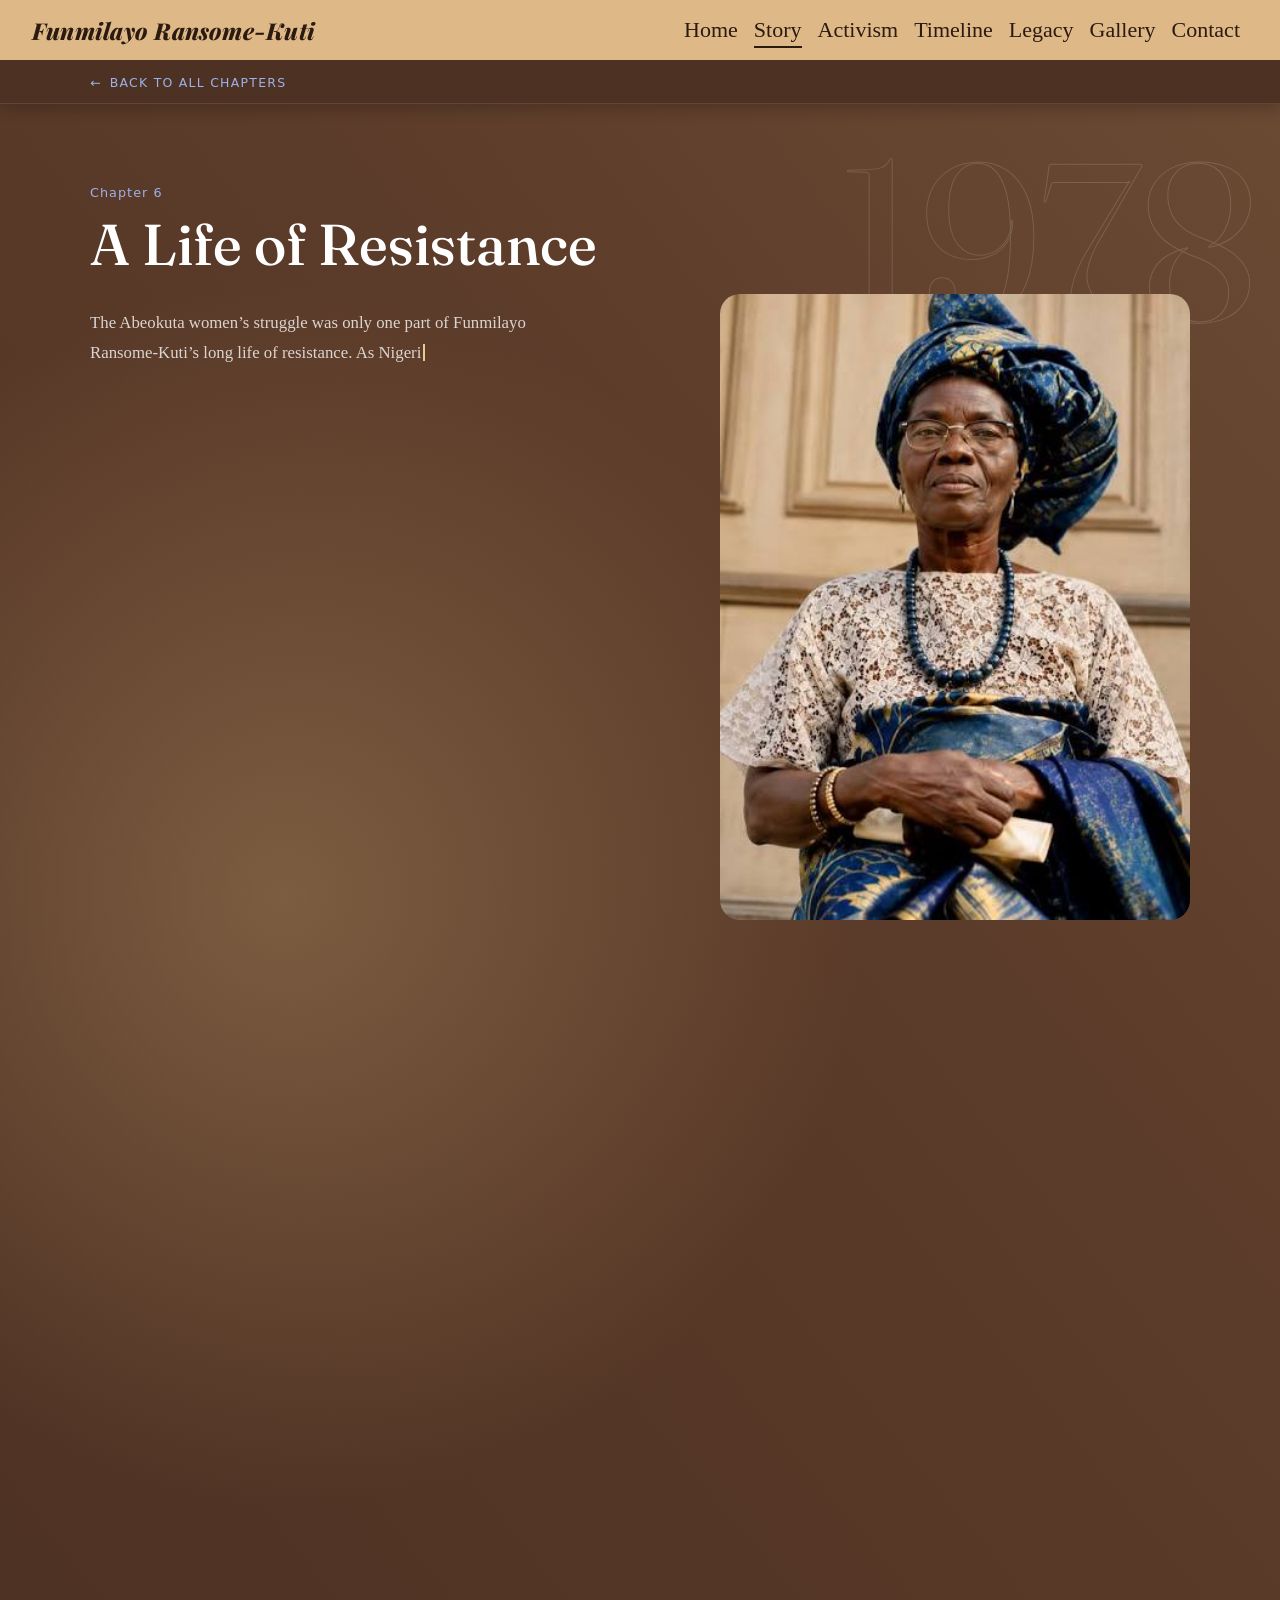
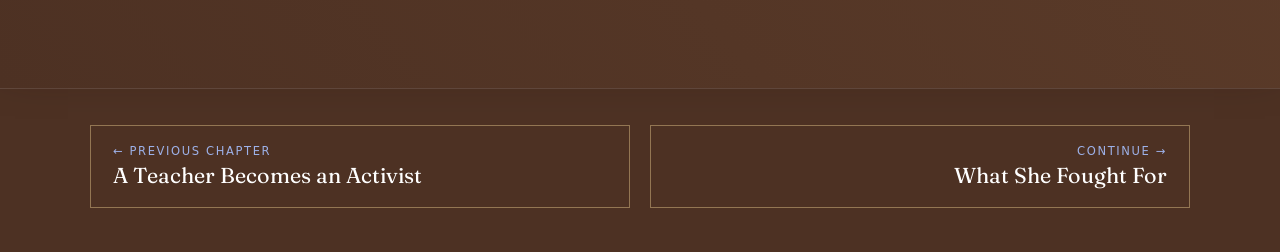
<file: life-as-an-activist.html>
<!DOCTYPE html>

<html lang="en">
    <head> 
        <meta charset="UTF-8">
        <meta name="viewport" content="width=device-width, initial-scale=1.0">
        <title>Life as an Activist | Funmilayo Ransome-Kuti</title>
        <link rel="preconnect" href="https://fonts.googleapis.com">
<link rel="preconnect" href="https://fonts.gstatic.com" crossorigin>
<link href="https://fonts.googleapis.com/css2?family=Fraunces:ital,wght@0,400;0,500;1,400&family=Playfair+Display:ital,wght@1,800&display=swap" rel="stylesheet">
        <!-- LINKING OF MY CSS -->
        <link rel="stylesheet" href="CSS/Reset.css">
        <link rel="stylesheet" href="CSS/Homepage.css">
        <link rel="stylesheet" href="CSS/Chapters.css">

        <script>
  // when the page is refreshed, start again from the top (links with a # still land where they point)
  (function () {
    var entry = window.performance && performance.getEntriesByType ? performance.getEntriesByType("navigation")[0] : null;
    var reloaded = entry ? entry.type === "reload" : (window.performance && performance.navigation && performance.navigation.type === 1);

    if (reloaded && !location.hash && "scrollRestoration" in history) {
      history.scrollRestoration = "manual";
      window.addEventListener("load", function () { window.scrollTo(0, 0); });
    }
  })();
</script>
 
    </head>

    <body>
<header class="Header">
    <a class="Header-Brand" href="index.html">Funmilayo Ransome-Kuti</a>
    <input type="checkbox" id="Nav-Toggle" class="Nav-Toggle">
    <label for="Nav-Toggle" class="Nav-Burger" aria-label="Menu"><span></span></label>

    <nav class="Header-Nav">
        <ul>
             <li><a href="index.html">Home</a></li>
            <li><a href="index.html#Story">Story</a></li>
            <li><a href="index.html#Activism">Activism</a></li>
            <li><a href="index.html#Timeline">Timeline</a></li>
            <li><a href="index.html#Legacy">Legacy</a></li>
            <li><a href="index.html#Gallery">Gallery</a></li>
            <li><a href="index.html#Contact">Contact</a></li>
</ul>
    </nav>
</header>  

        <main>
            <div class="Back-Strip">
                 <a href="index.html#Story"><span aria-hidden="true">←</span>Back to all chapters</a> 
            </div>
                
                            <!-- LIFE AS AN ACTIVIST -->
            <section  id="Life-as-an-Activist" class="Life-as-an-Activist-Category">
            <div class="Life-as-an-Activist">
                <h2>A Life of Resistance</h2>
                <p>The Abeokuta women’s struggle was only one part of Funmilayo Ransome-Kuti’s long life of resistance. As Nigeria moved towards independence, her activism expanded beyond Abeokuta. She became involved in national politics and continued to advocate for women’s participation in public life. In 1956, she became Treasurer of the Western Nigerian Working Committee of the National Council of Nigeria and the Cameroons (NCNC). Three years later, after the party declined to officially sponsor her candidacy for the House of Representatives, she contested the election as an independent and later founded the Commoners’ People’s Party.

                    Her political journey was not without setbacks. As Nigeria entered the post-independence era, political divisions weakened the broad unity that had once surrounded her women’s movement. In 1966, military rule brought an end to party politics, but Funmilayo did not simply withdraw from public life. She continued to speak on issues she considered important and, during the Nigerian Civil War, appealed to leaders on both sides to seek a truce.

                    Even in her later years, resistance remained part of her character. She continued to defend what she regarded as basic civic rights, including freedom of speech, while also remaining involved in education and the affairs of her community. Her home in Abeokuta remained a place where local women came for advice, assistance and help in settling disputes.

                    Then, in 1977, violence reached her family in a way that would profoundly affect her final years. During a military raid on the Kalakuta Republic, the compound associated with her son Fela Ransome-Kuti, Funmilayo was thrown from a second-floor window and seriously injured. She was taken to hospital and never fully recovered from her injuries.

                    Funmilayo Ransome-Kuti died in Lagos on April 13, 1978, leaving behind a life that had stretched across colonial rule, the struggle for independence and the turbulent early years of independent Nigeria. She had been a teacher, organiser, political campaigner and advocate for women's rights. Her story was not defined by one protest or one political victory, but by decades of insisting that women deserved education, representation and a voice in the society they helped build.

                    Her life had come to an end, but the questions she spent her life raising did not disappear with her. The woman who had once entered a classroom as a young girl had eventually helped thousands of women step into the public sphere. That is where her story ends and where her legacy begins.</p>
            </div>
            </section>

            <nav class="Chapter-Pager" aria-label="Chapter navigation">
    <a class="Chapter-Pager-Prev" href="becomes-an-activist.html">
        <span class="Chapter-Pager-Label">&larr; Previous chapter</span>
        <span class="Chapter-Pager-Title">A Teacher Becomes an Activist</span>
    </a>
    <a class="Chapter-Pager-Next" href="index.html#Activism">
        <span class="Chapter-Pager-Label">Continue &rarr;</span>
        <span class="Chapter-Pager-Title">What She Fought For</span>
    </a>
</nav>
        </main>

        <button class="Back-To-Top" type="button" aria-label="Back to top">
    <svg class="Back-To-Top-Ring" viewBox="0 0 48 48" aria-hidden="true">
        <circle class="Back-To-Top-Track" cx="24" cy="24" r="21"></circle>
        <circle class="Back-To-Top-Progress" cx="24" cy="24" r="21"></circle>
    </svg>
    <svg class="Back-To-Top-Arrow" viewBox="0 0 24 24" aria-hidden="true">
        <path d="M12 19V6M6 11l6-6 6 6"></path>
    </svg>
</button>
        
<!-- THE JAVASCRIPT BELOW IS FOR THE TYPING ANIMATION AND THE CASCADE EFFECTS ON THE CHAPTERS. IT ALSO CLOSES THE MOBILE MENU AFTER A LINK IS CLICKED.  -->
<script>
  document.addEventListener("DOMContentLoaded", function () {

    // close the mobile menu after tapping a link
    var toggle = document.getElementById("Nav-Toggle");
    if (toggle) {
      document.querySelectorAll(".Header-Nav a").forEach(function (link) {
        link.addEventListener("click", function () {
          toggle.checked = false;
        });
      });
    }

    var calmMotion = window.matchMedia("(prefers-reduced-motion: reduce)").matches;

    // typing animation on the hero heading
    var heading = document.querySelector(".Hero-Typing");

    if (heading && !calmMotion) {
      var live = heading.querySelector(".Typing-Live");
      var message = "A WOMAN WHO REFUSED TO BE SILENT";
      var count = 0;
      var typing = true;

      function draw() {
        live.innerHTML = message.slice(0, count) + '<span class="Typing-Cursor"></span>';
      }

      function step() {
        var delay;
        if (typing) {
          count++;
          draw();
          if (count >= message.length) { typing = false; delay = 2400; }
          else { delay = 85; }
        } else {
          count--;
          draw();
          if (count <= 0) { typing = true; delay = 700; }
          else { delay = 35; }
        }
        setTimeout(step, delay);
      }

      heading.classList.add("is-typing");
      draw();
      setTimeout(step, 600);
    }

    var chapterSelector = ".Before-the-Name-Category, .Early-Life-and-Education-Category, " +
      ".Finding-Her-Calling-Category, .A-Voice-Begins-to-Rise-Category, " +
      ".Becomes-an-Activist-Category, .Life-as-an-Activist-Category";

    if ("IntersectionObserver" in window && !calmMotion) {

      // ---------- chapter text types itself in, once ----------

      var cursor = document.createElement("span");
      cursor.className = "Type-Cursor";

      // show the full text straight away (also used when you scroll past)
      function finishNow(section) {
        clearTimeout(section._timer);
        cancelAnimationFrame(section._raf);
        section._state = "done";
        section._typing.forEach(function (part) {
          part.ghost.classList.add("is-done");
          part.live.remove();
        });
        startObserver.unobserve(section);
        leaveObserver.unobserve(section);
      }

      function typeSection(section) {
        section._state = "typing";
        var parts = section._typing;
        var total = 0;
        parts.forEach(function (part) { total += part.text.length; });

        var charsPerSecond = Math.max(70, total / 10);   // a long chapter takes about 10 seconds
        var startTime = null;

        function frame(now) {
          if (startTime === null) startTime = now;
          var typed = Math.min(total, Math.floor((now - startTime) / 1000 * charsPerSecond));
          var left = typed;
          var current = parts.length - 1;
          var found = false;

          parts.forEach(function (part, index) {
            var take = Math.max(0, Math.min(left, part.text.length));
            part.live.textContent = part.text.slice(0, take);
            if (!found && take < part.text.length) { current = index; found = true; }
            left -= take;
          });

          if (typed < total) {
            parts[current].live.appendChild(cursor);
            section._raf = requestAnimationFrame(frame);
          } else {
            finishNow(section);
          }
        }

        section._raf = requestAnimationFrame(frame);
      }

      // starts the typing when the card comes into view (after the cascade)
      var startObserver = new IntersectionObserver(function (entries) {
        entries.forEach(function (entry) {
          var section = entry.target;
          if (entry.isIntersecting && section._state === "waiting") {
            section._state = "queued";
            section._timer = setTimeout(function () { typeSection(section); }, 900);
            startObserver.unobserve(section);
          }
        });
      }, { threshold: 0, rootMargin: "0px 0px -20% 0px" });

      // if you scroll past a chapter before it finishes, the text appears at once
      var leaveObserver = new IntersectionObserver(function (entries) {
        entries.forEach(function (entry) {
          var section = entry.target;
          if (section._state === "done") return;

          if (entry.isIntersecting) {
            section._seen = true;
          } else if (section._seen || entry.boundingClientRect.bottom <= 0) {
            // you have scrolled past it (or it was already above you after a refresh)
            finishNow(section);
          }
        });
      }, { threshold: 0, rootMargin: "0px" });

      document.querySelectorAll(chapterSelector).forEach(function (section) {
        var parts = [];

        section.querySelectorAll("p").forEach(function (p) {
          var text = p.textContent;
          if (!text.trim()) return;

          p.textContent = "";
          p.classList.add("Type-Host");

          var ghost = document.createElement("span");
          ghost.className = "Type-Ghost";
          ghost.textContent = text;

          var live = document.createElement("span");
          live.className = "Type-Live";
          live.setAttribute("aria-hidden", "true");

          p.appendChild(ghost);
          p.appendChild(live);
          parts.push({ ghost: ghost, live: live, text: text });
        });

        if (parts.length) {
          section._typing = parts;
          section._state = "waiting";
          startObserver.observe(section);
          leaveObserver.observe(section);
        }
      });

      // ---------- each chapter card arrives with the cascade and year roll ----------

      var cardObserver = new IntersectionObserver(function (entries) {
        entries.forEach(function (entry) {
          if (entry.isIntersecting || entry.boundingClientRect.bottom <= 0) {
            entry.target.classList.add("is-in");
            cardObserver.unobserve(entry.target);
          }
        });
      }, { threshold: 0, rootMargin: "0px 0px -15% 0px" });

      document.querySelectorAll(chapterSelector).forEach(function (card) {
        cardObserver.observe(card);
      });

      document.documentElement.classList.add("fk-cascade-on");
    }
  });
</script>

<script>
  // Back to top: the button appears after you scroll down, and its ring fills as you read
  (function () {
    var button = document.querySelector(".Back-To-Top");
    if (!button) return;

    var ring = button.querySelector(".Back-To-Top-Progress");
    var circumference = 2 * Math.PI * 21;      // the ring is a circle with a radius of 21
    var calmMotion = window.matchMedia("(prefers-reduced-motion: reduce)").matches;
    var ticking = false;

    if (ring) {
      ring.style.strokeDasharray = circumference;
      ring.style.strokeDashoffset = circumference;
    }

    function update() {
      var scrolled = window.pageYOffset || document.documentElement.scrollTop;
      var total = document.documentElement.scrollHeight - window.innerHeight;
      var progress = total > 0 ? Math.min(1, Math.max(0, scrolled / total)) : 0;

      button.classList.toggle("is-visible", scrolled > 500);
      if (ring) ring.style.strokeDashoffset = circumference * (1 - progress);
    }

    function onScroll() {
      if (ticking) return;
      ticking = true;
      requestAnimationFrame(function () {
        ticking = false;
        update();
      });
    }

    button.addEventListener("click", function () {
      window.scrollTo({ top: 0, behavior: calmMotion ? "auto" : "smooth" });
    });

    window.addEventListener("scroll", onScroll, { passive: true });
    window.addEventListener("resize", onScroll);
    update();
  })();
</script>


<script>
  // Navigation: a shadow under the bar once you scroll, and a "you are here" marker
  (function () {
    var header = document.querySelector(".Header");
    var links = Array.prototype.slice.call(document.querySelectorAll(".Header-Nav a"));
    if (!header || !links.length) return;

    var onStoryPage = !!document.querySelector(".Back-Strip");    var targets = [];
    var ticking = false;

    // links that point to a section on this same page
    links.forEach(function (link) {
      var href = link.getAttribute("href") || "";
      if (href.charAt(0) === "#" && href.length > 1) {
        var el = document.getElementById(href.slice(1));
        if (el) targets.push({ link: link, el: el });
      }
    });

    function findLink(pattern) {
      return links.filter(function (link) {
        return pattern.test(link.getAttribute("href") || "");
      })[0] || null;
    }

    var homeLink = findLink(/#Home$/i);
    var storyLink = findLink(/#Story$/i);

    function setCurrent(current) {
      links.forEach(function (link) {
        link.classList.toggle("is-current", link === current);
        if (link === current) link.setAttribute("aria-current", "true");
        else link.removeAttribute("aria-current");
      });
    }

    function update() {
      var y = window.pageYOffset || document.documentElement.scrollTop;
      header.classList.toggle("is-scrolled", y > 10);

      // on the Story page, the Story link is the page you are on
      if (onStoryPage) {
        setCurrent(storyLink);
        return;
      }

      var line = header.offsetHeight + window.innerHeight * 0.25;
      var current = null;

      targets.forEach(function (target) {
        if (target.el.getBoundingClientRect().top <= line) current = target.link;
      });

      // at the very bottom of the page, the last section is the one you are in
      var atBottom = y + window.innerHeight >= document.documentElement.scrollHeight - 2;
      if (atBottom && targets.length) current = targets[targets.length - 1].link;

      if (!current && y < 200) current = homeLink;
      setCurrent(current);
    }

    function onScroll() {
      if (ticking) return;
      ticking = true;
      requestAnimationFrame(function () {
        ticking = false;
        update();
      });
    }

    window.addEventListener("scroll", onScroll, { passive: true });
    window.addEventListener("resize", onScroll);
    update();
  })();
</script>

    </body>






</html>
</file>
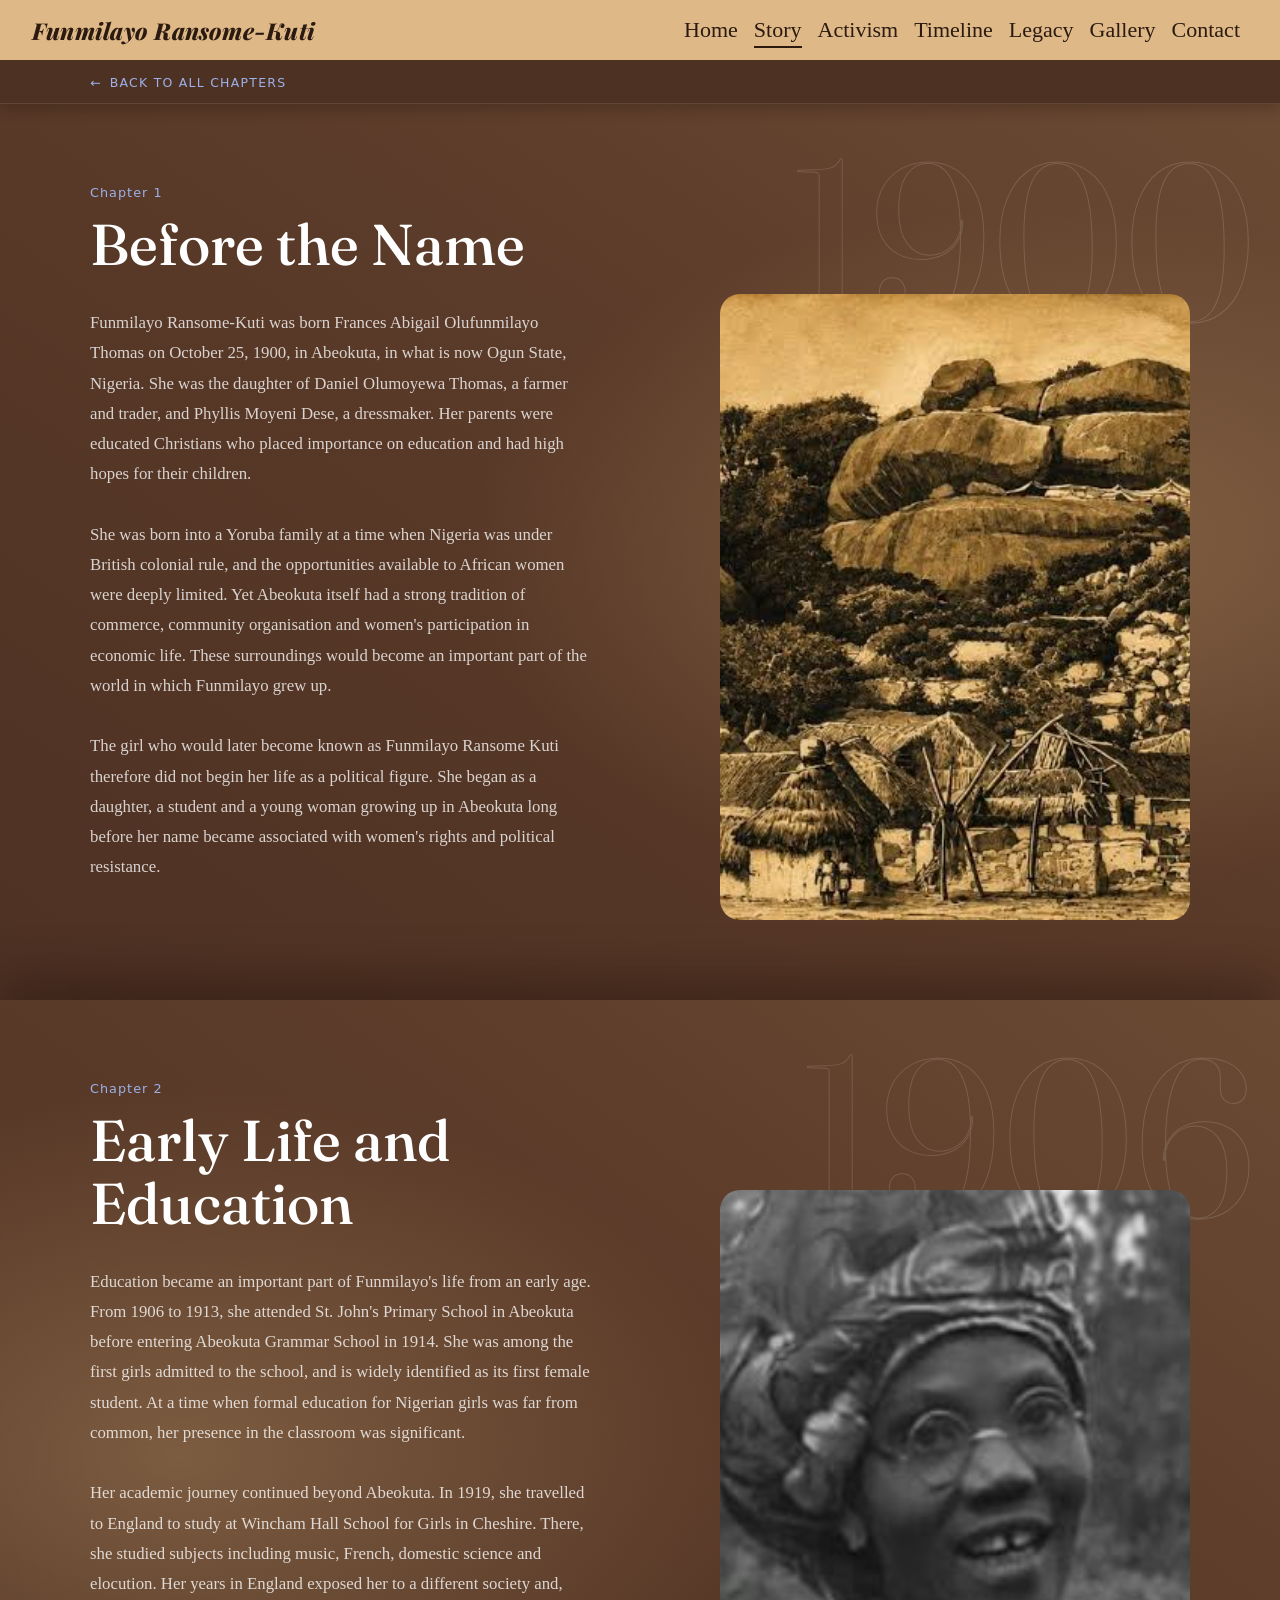
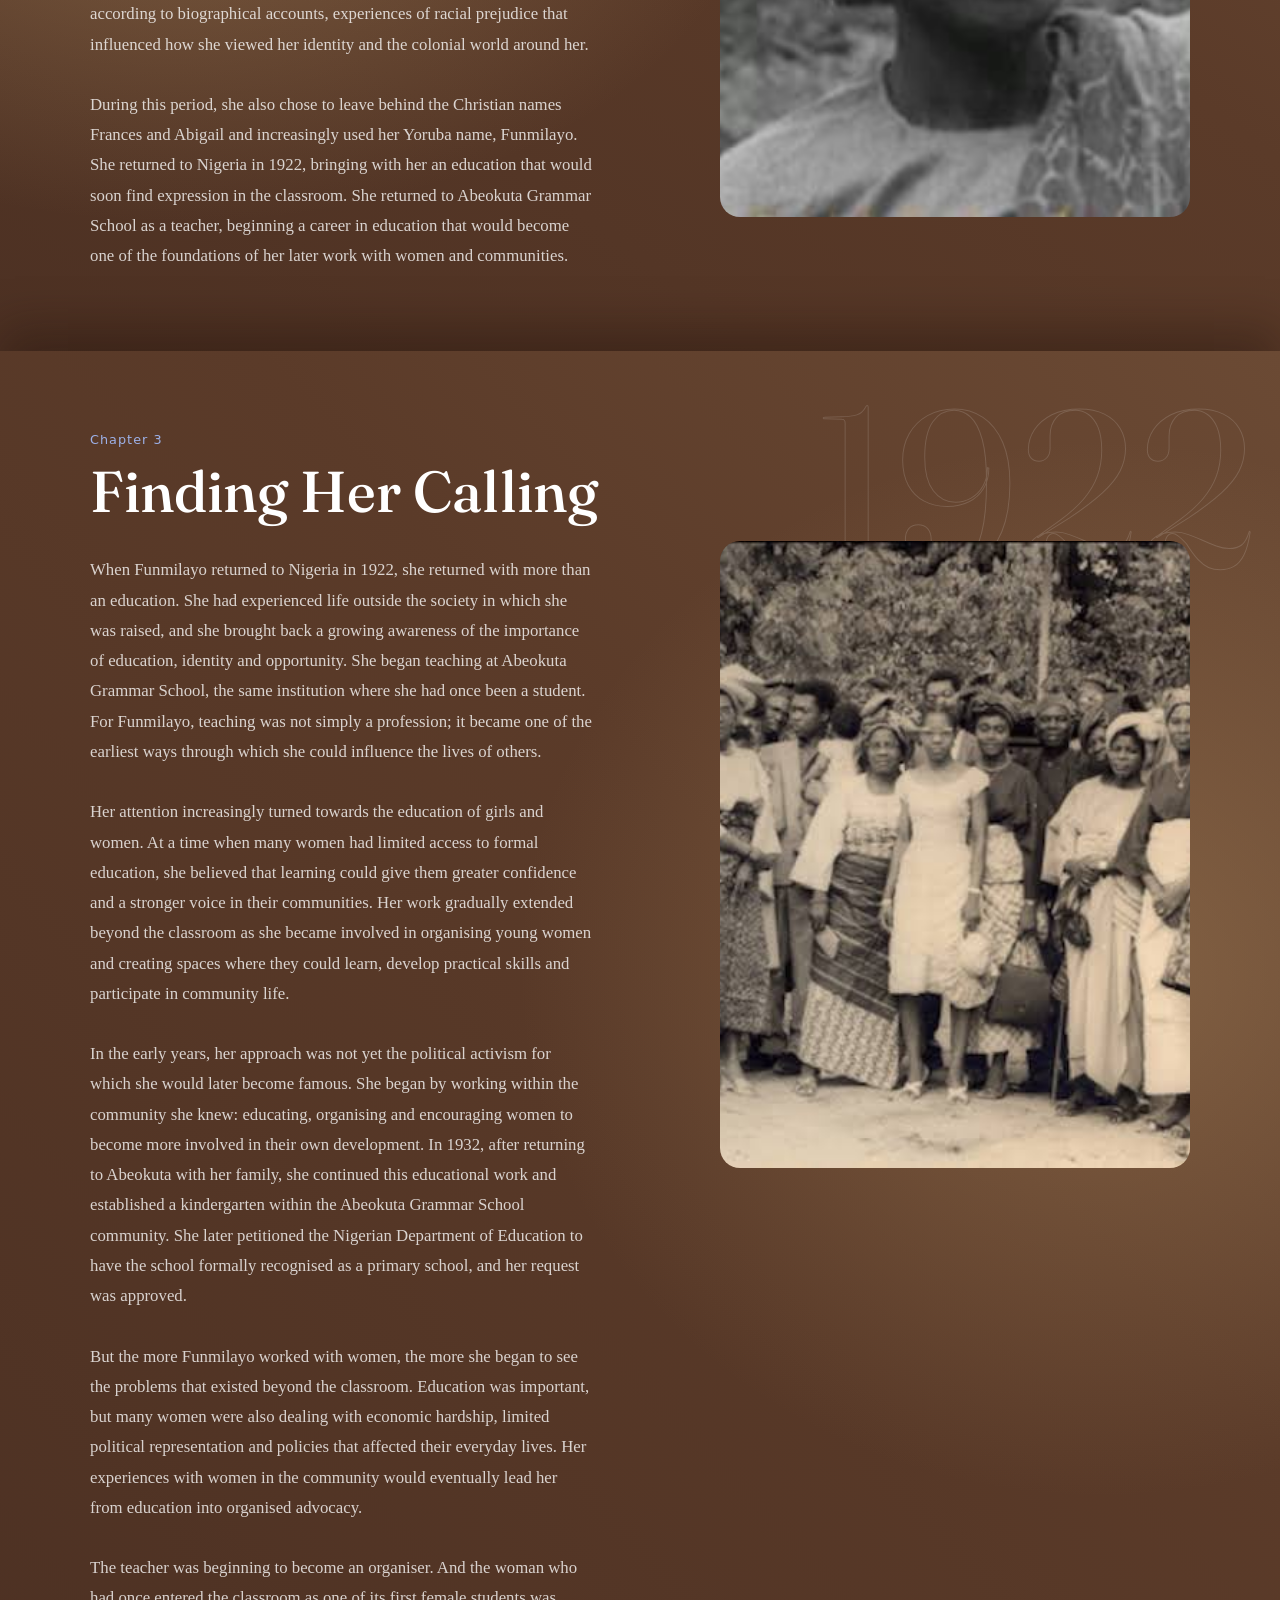
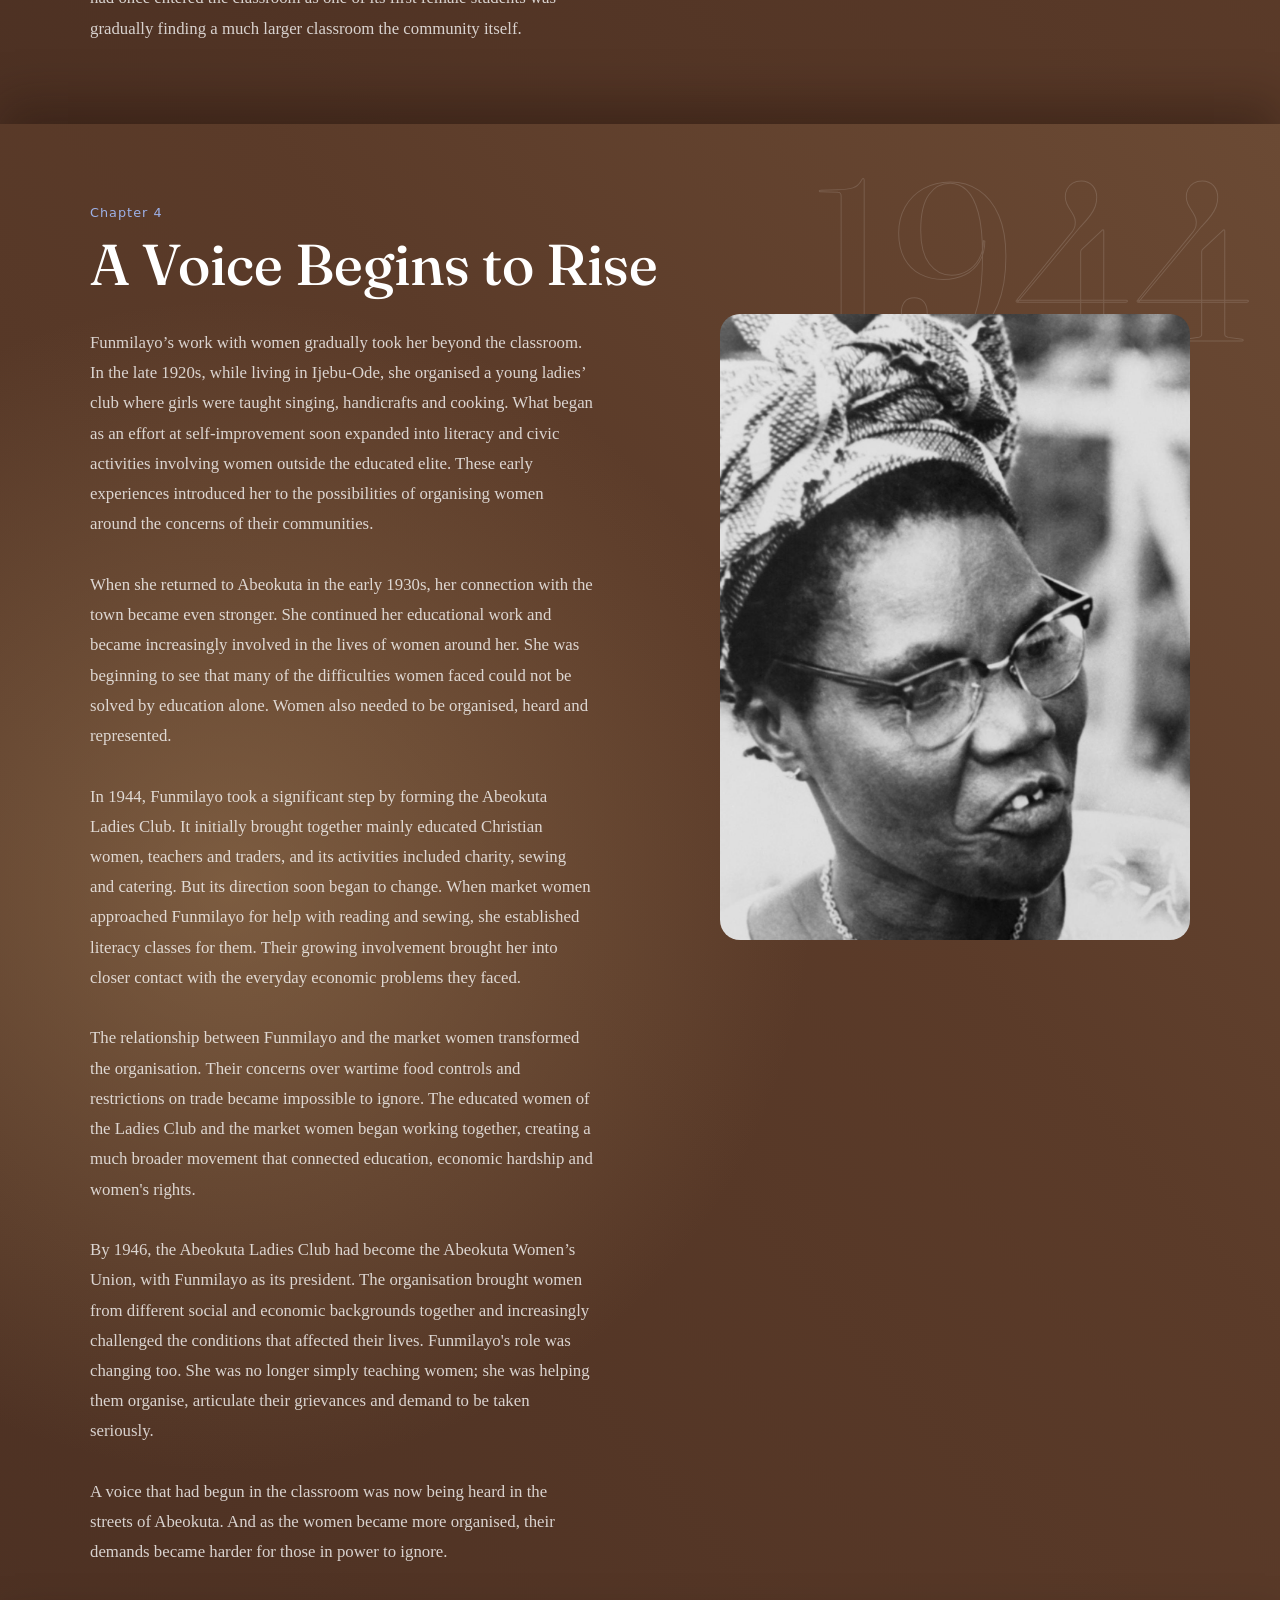
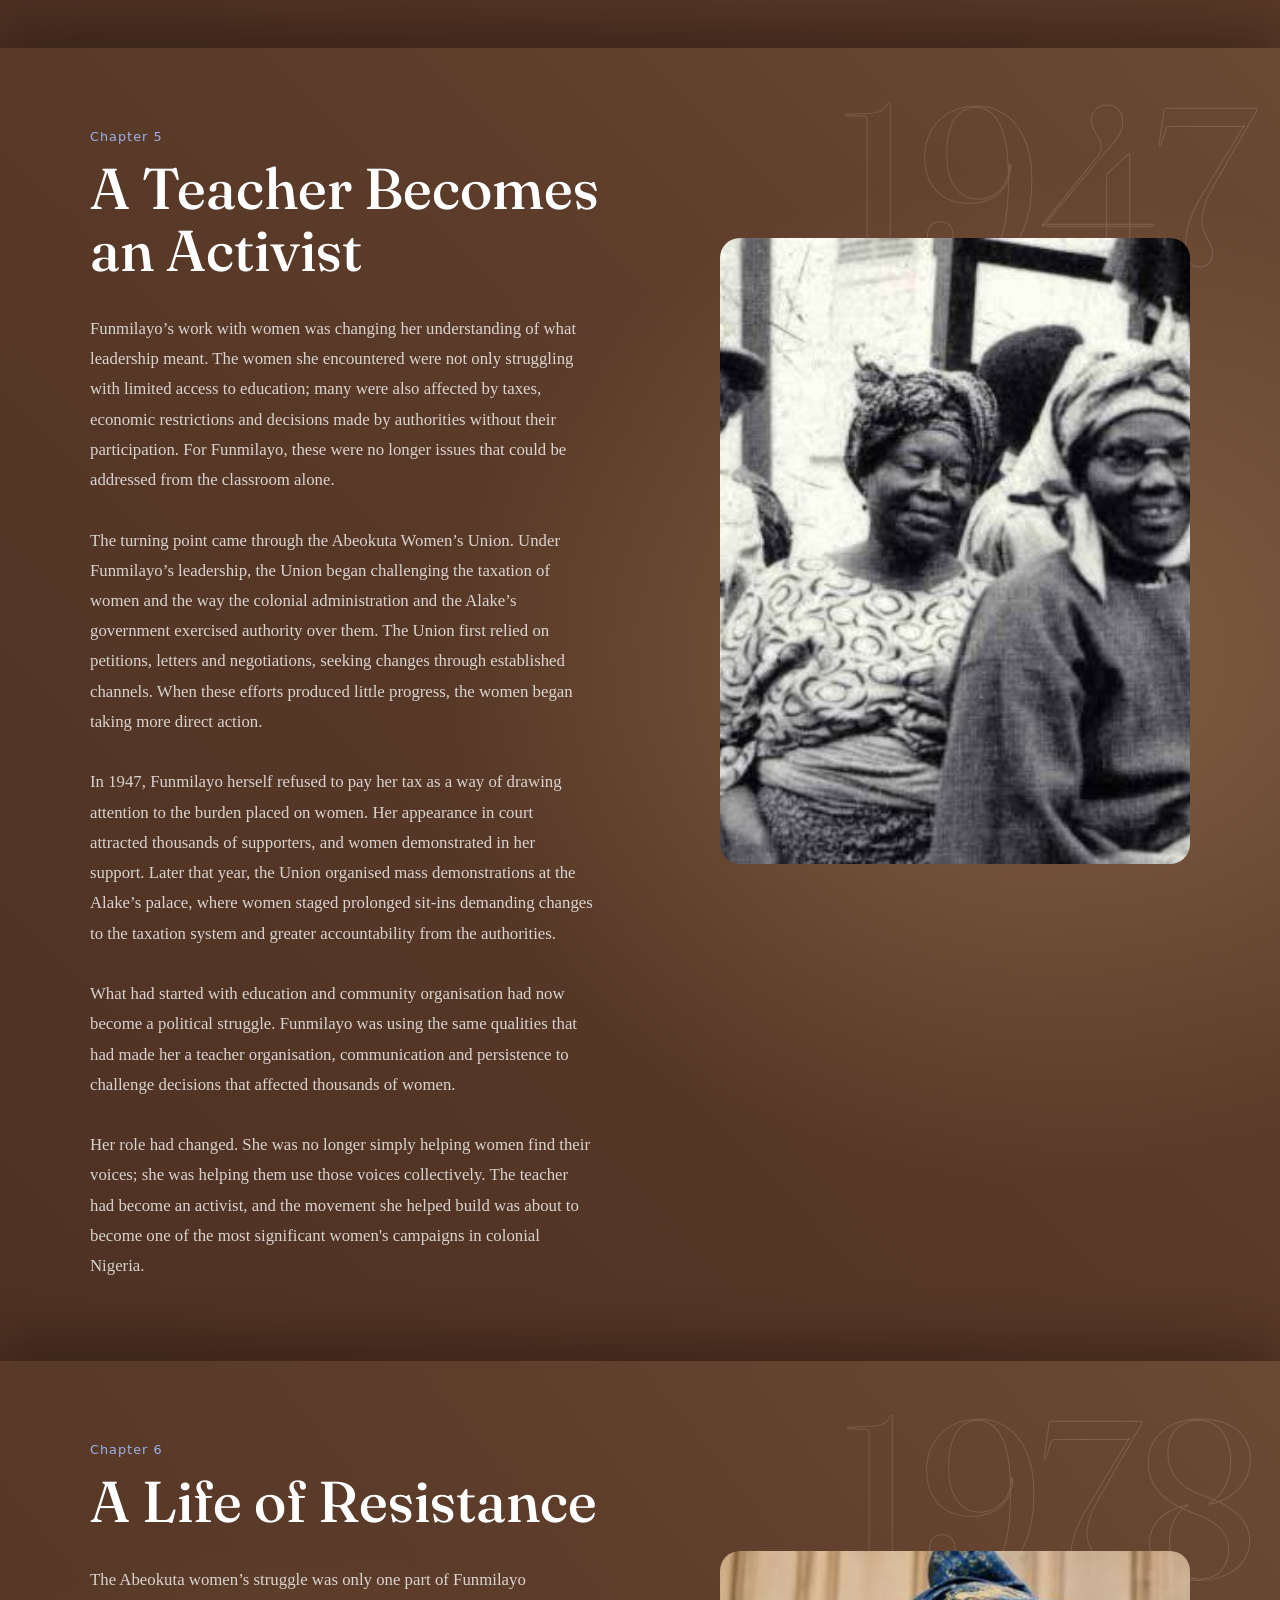
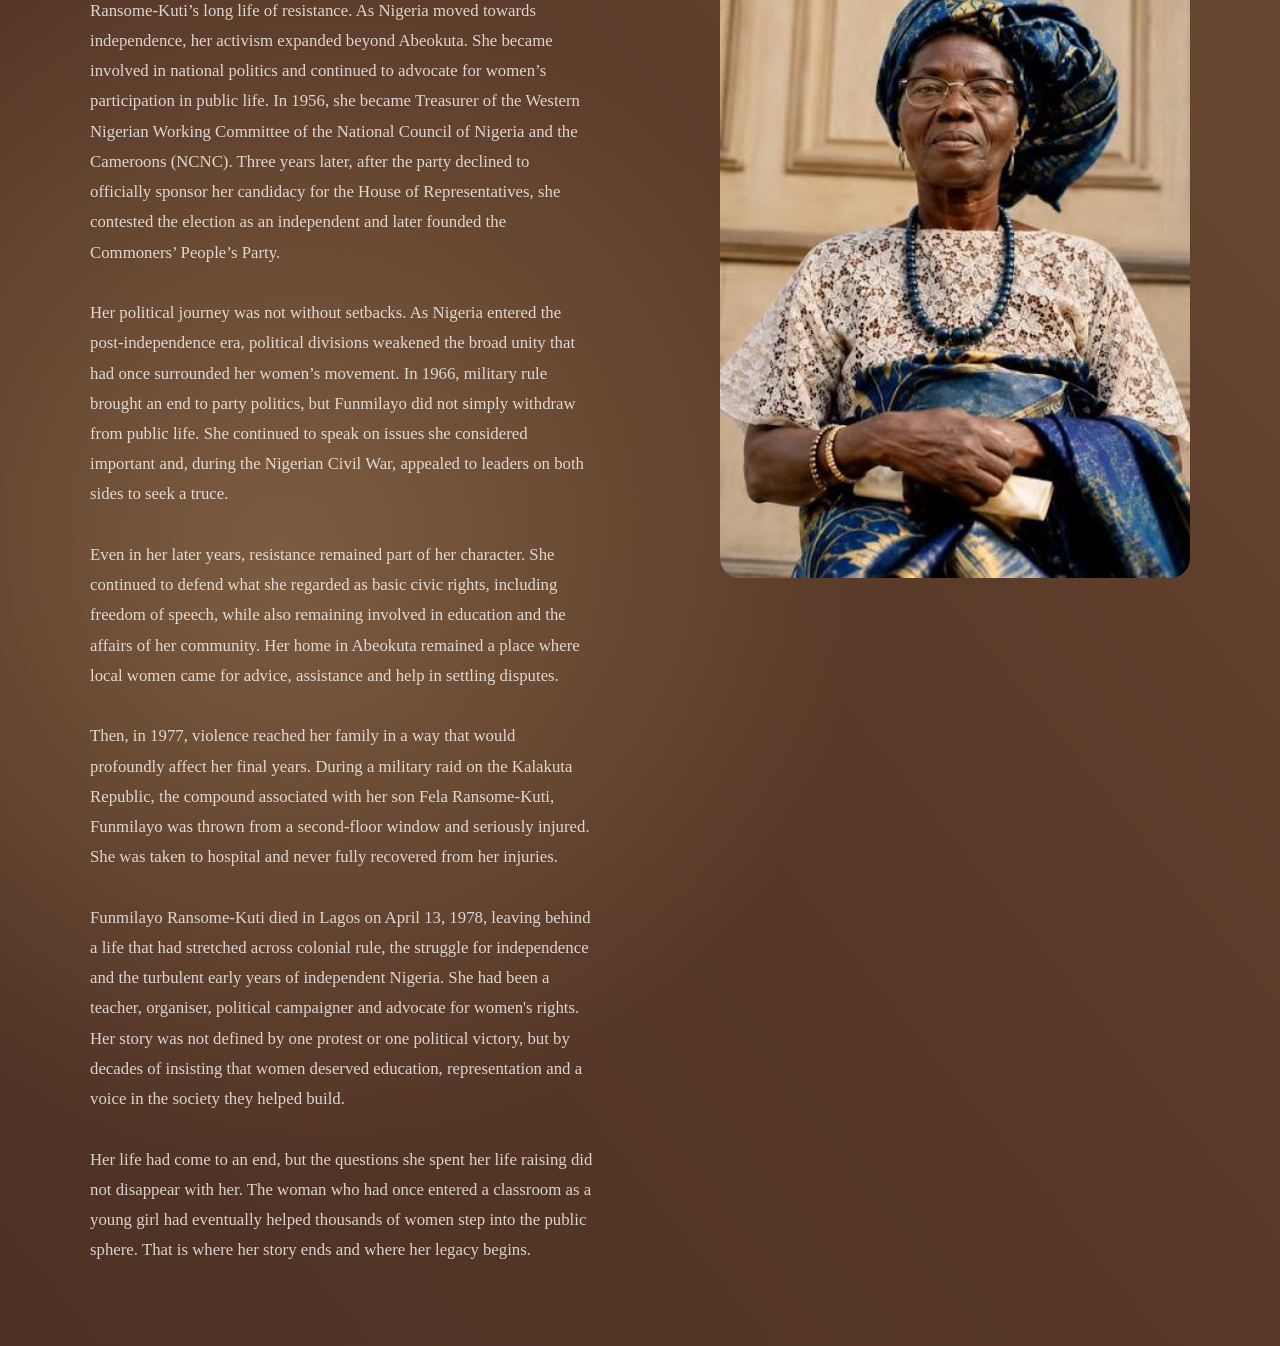
<file: story.html>
<!DOCTYPE html>

<html lang="en">
    <head> 
        <meta charset="UTF-8">
        <meta name="viewport" content="width=device-width, initial-scale=1.0">
        <title>The Story | Funmilayo Ransome-Kuti</title>
        <link rel="preconnect" href="https://fonts.googleapis.com">
<link rel="preconnect" href="https://fonts.gstatic.com" crossorigin>
<link href="https://fonts.googleapis.com/css2?family=Fraunces:ital,wght@0,400;0,500;1,400&family=Playfair+Display:ital,wght@1,800&display=swap" rel="stylesheet">
        <!-- LINKING OF MY CSS -->
        <link rel="stylesheet" href="CSS/Reset.css">
        <link rel="stylesheet" href="CSS/Homepage.css">
        <link rel="stylesheet" href="CSS/Chapters.css">

        <script>
  // when the page is refreshed, start again from the top (links with a # still land where they point)
  (function () {
    var entry = window.performance && performance.getEntriesByType ? performance.getEntriesByType("navigation")[0] : null;
    var reloaded = entry ? entry.type === "reload" : (window.performance && performance.navigation && performance.navigation.type === 1);

    if (reloaded && !location.hash && "scrollRestoration" in history) {
      history.scrollRestoration = "manual";
      window.addEventListener("load", function () { window.scrollTo(0, 0); });
    }
  })();
</script>
 
    </head>

    <body>
<header class="Header">
    <a class="Header-Brand" href="index.html">Funmilayo Ransome-Kuti</a>
    <input type="checkbox" id="Nav-Toggle" class="Nav-Toggle">
    <label for="Nav-Toggle" class="Nav-Burger" aria-label="Menu"><span></span></label>

    <nav class="Header-Nav">
        <ul>
             <li><a href="index.html">Home</a></li>
            <li><a href="index.html#Story">Story</a></li>
            <li><a href="index.html#Activism">Activism</a></li>
            <li><a href="index.html#Timeline">Timeline</a></li>
            <li><a href="index.html#Legacy">Legacy</a></li>
            <li><a href="index.html#Gallery">Gallery</a></li>
            <li><a href="index.html#Contact">Contact</a></li>
</ul>
    </nav>
</header>  

        <main>
            <div class="Back-Strip">
                 <a href="index.html#Story"><span aria-hidden="true">←</span>Back to all chapters</a> 
            </div>
                             <!-- STORY-BIOGRAPHY SECTION -->
            <section id="Before-the-Name" class="Before-the-Name-Category">
             <div class="Before-the-Name"> 
                <h2>Before the Name</h2>
                <p>Funmilayo Ransome-Kuti was born Frances Abigail Olufunmilayo Thomas on October 25, 1900, in Abeokuta, in what is now Ogun State, Nigeria. She was the daughter of Daniel Olumoyewa Thomas, a farmer and trader, and Phyllis Moyeni Dese, a dressmaker. Her parents were educated Christians who placed importance on education and had high hopes for their children.

                    She was born into a Yoruba family at a time when Nigeria was under British colonial rule, and the opportunities available to African women were deeply limited. Yet Abeokuta itself had a strong tradition of commerce, community organisation and women's participation in economic life. These surroundings would become an important part of the world in which Funmilayo grew up.

                    The girl who would later become known as Funmilayo Ransome Kuti therefore did not begin her life as a political figure. She began as a daughter, a student and a young woman growing up in Abeokuta long before her name became associated with women's rights and political resistance.</p>
             </div>
            </section>

                                <!-- STORY-EDUCATION SECTION -->
            <section id="Early-Life" class="Early-Life-and-Education-Category">
                <div >
                <h2>Early Life and Education</h2>
                <p>Education became an important part of Funmilayo's life from an early age. From 1906 to 1913, she attended St. John's Primary School in Abeokuta before entering Abeokuta Grammar School in 1914. She was among the first girls admitted to the school, and is widely identified as its first female student. At a time when formal education for Nigerian girls was far from common, her presence in the classroom was significant.

                    Her academic journey continued beyond Abeokuta. In 1919, she travelled to England to study at Wincham Hall School for Girls in Cheshire. There, she studied subjects including music, French, domestic science and elocution. Her years in England exposed her to a different society and, according to biographical accounts, experiences of racial prejudice that influenced how she viewed her identity and the colonial world around her.

                    During this period, she also chose to leave behind the Christian names Frances and Abigail and increasingly used her Yoruba name, Funmilayo. She returned to Nigeria in 1922, bringing with her an education that would soon find expression in the classroom. She returned to Abeokuta Grammar School as a teacher, beginning a career in education that would become one of the foundations of her later work with women and communities.</p>

                </div>
            </section>

                
                <!-- STORY-FINDING HER VOICE -->
            <section id="Finding-Her-Calling" class="Finding-Her-Calling-Category">
                <div class="Finding-Her-Calling">
                <h2>Finding Her Calling</h2>
                <p>When Funmilayo returned to Nigeria in 1922, she returned with more than an education. She had experienced life outside the society in which she was raised, and she brought back a growing awareness of the importance of education, identity and opportunity. She began teaching at Abeokuta Grammar School, the same institution where she had once been a student. For Funmilayo, teaching was not simply a profession; it became one of the earliest ways through which she could influence the lives of others.

                    Her attention increasingly turned towards the education of girls and women. At a time when many women had limited access to formal education, she believed that learning could give them greater confidence and a stronger voice in their communities. Her work gradually extended beyond the classroom as she became involved in organising young women and creating spaces where they could learn, develop practical skills and participate in community life.

                    In the early years, her approach was not yet the political activism for which she would later become famous. She began by working within the community she knew: educating, organising and encouraging women to become more involved in their own development. In 1932, after returning to Abeokuta with her family, she continued this educational work and established a kindergarten within the Abeokuta Grammar School community. She later petitioned the Nigerian Department of Education to have the school formally recognised as a primary school, and her request was approved.

                    But the more Funmilayo worked with women, the more she began to see the problems that existed beyond the classroom. Education was important, but many women were also dealing with economic hardship, limited political representation and policies that affected their everyday lives. Her experiences with women in the community would eventually lead her from education into organised advocacy.

                    The teacher was beginning to become an organiser. And the woman who had once entered the classroom as one of its first female students was gradually finding a much larger classroom the community itself.</p>
                </div>
            </section>


                            <!-- STORY-HER VOICE IS RISEN ALREADY -->

            <section  id="A-Voice-Begins-to-Rise" class="A-Voice-Begins-to-Rise-Category">
                <div class="A-Voice-Begins-to-Rise">
                <h2>A Voice Begins to Rise</h2>
                <p>Funmilayo’s work with women gradually took her beyond the classroom. In the late 1920s, while living in Ijebu-Ode, she organised a young ladies’ club where girls were taught singing, handicrafts and cooking. What began as an effort at self-improvement soon expanded into literacy and civic activities involving women outside the educated elite. These early experiences introduced her to the possibilities of organising women around the concerns of their communities.

                    When she returned to Abeokuta in the early 1930s, her connection with the town became even stronger. She continued her educational work and became increasingly involved in the lives of women around her. She was beginning to see that many of the difficulties women faced could not be solved by education alone. Women also needed to be organised, heard and represented.

                    In 1944, Funmilayo took a significant step by forming the Abeokuta Ladies Club. It initially brought together mainly educated Christian women, teachers and traders, and its activities included charity, sewing and catering. But its direction soon began to change. When market women approached Funmilayo for help with reading and sewing, she established literacy classes for them. Their growing involvement brought her into closer contact with the everyday economic problems they faced.

                    The relationship between Funmilayo and the market women transformed the organisation. Their concerns over wartime food controls and restrictions on trade became impossible to ignore. The educated women of the Ladies Club and the market women began working together, creating a much broader movement that connected education, economic hardship and women's rights.

                    By 1946, the Abeokuta Ladies Club had become the Abeokuta Women’s Union, with Funmilayo as its president. The organisation brought women from different social and economic backgrounds together and increasingly challenged the conditions that affected their lives. Funmilayo's role was changing too. She was no longer simply teaching women; she was helping them organise, articulate their grievances and demand to be taken seriously.

                    A voice that had begun in the classroom was now being heard in the streets of Abeokuta. And as the women became more organised, their demands became harder for those in power to ignore.</p>
                </div>
            </section>


                        <!-- STORY-SHE BECOMES AN ACTIVIST -->

            <section id="Becomes-an-Activist" class="Becomes-an-Activist-Category">
            <div class="Becomes-an-Activist">
                <h2>A Teacher Becomes an Activist</h2>
                <p>Funmilayo’s work with women was changing her understanding of what leadership meant. The women she encountered were not only struggling with limited access to education; many were also affected by taxes, economic restrictions and decisions made by authorities without their participation. For Funmilayo, these were no longer issues that could be addressed from the classroom alone.

                    The turning point came through the Abeokuta Women’s Union. Under Funmilayo’s leadership, the Union began challenging the taxation of women and the way the colonial administration and the Alake’s government exercised authority over them. The Union first relied on petitions, letters and negotiations, seeking changes through established channels. When these efforts produced little progress, the women began taking more direct action.

                    In 1947, Funmilayo herself refused to pay her tax as a way of drawing attention to the burden placed on women. Her appearance in court attracted thousands of supporters, and women demonstrated in her support. Later that year, the Union organised mass demonstrations at the Alake’s palace, where women staged prolonged sit-ins demanding changes to the taxation system and greater accountability from the authorities.

                    What had started with education and community organisation had now become a political struggle. Funmilayo was using the same qualities that had made her a teacher organisation, communication and persistence to challenge decisions that affected thousands of women.

                    Her role had changed. She was no longer simply helping women find their voices; she was helping them use those voices collectively. The teacher had become an activist, and the movement she helped build was about to become one of the most significant women's campaigns in colonial Nigeria.</p>
            </div>
            </section>

                
                            <!-- LIFE AS AN ACTIVIST -->
            <section  id="Life-as-an-Activist" class="Life-as-an-Activist-Category">
            <div class="Life-as-an-Activist">
                <h2>A Life of Resistance</h2>
                <p>The Abeokuta women’s struggle was only one part of Funmilayo Ransome-Kuti’s long life of resistance. As Nigeria moved towards independence, her activism expanded beyond Abeokuta. She became involved in national politics and continued to advocate for women’s participation in public life. In 1956, she became Treasurer of the Western Nigerian Working Committee of the National Council of Nigeria and the Cameroons (NCNC). Three years later, after the party declined to officially sponsor her candidacy for the House of Representatives, she contested the election as an independent and later founded the Commoners’ People’s Party.

                    Her political journey was not without setbacks. As Nigeria entered the post-independence era, political divisions weakened the broad unity that had once surrounded her women’s movement. In 1966, military rule brought an end to party politics, but Funmilayo did not simply withdraw from public life. She continued to speak on issues she considered important and, during the Nigerian Civil War, appealed to leaders on both sides to seek a truce.

                    Even in her later years, resistance remained part of her character. She continued to defend what she regarded as basic civic rights, including freedom of speech, while also remaining involved in education and the affairs of her community. Her home in Abeokuta remained a place where local women came for advice, assistance and help in settling disputes.

                    Then, in 1977, violence reached her family in a way that would profoundly affect her final years. During a military raid on the Kalakuta Republic, the compound associated with her son Fela Ransome-Kuti, Funmilayo was thrown from a second-floor window and seriously injured. She was taken to hospital and never fully recovered from her injuries.

                    Funmilayo Ransome-Kuti died in Lagos on April 13, 1978, leaving behind a life that had stretched across colonial rule, the struggle for independence and the turbulent early years of independent Nigeria. She had been a teacher, organiser, political campaigner and advocate for women's rights. Her story was not defined by one protest or one political victory, but by decades of insisting that women deserved education, representation and a voice in the society they helped build.

                    Her life had come to an end, but the questions she spent her life raising did not disappear with her. The woman who had once entered a classroom as a young girl had eventually helped thousands of women step into the public sphere. That is where her story ends and where her legacy begins.</p>
            </div>
            </section>
        </main>

        <button class="Back-To-Top" type="button" aria-label="Back to top">
    <svg class="Back-To-Top-Ring" viewBox="0 0 48 48" aria-hidden="true">
        <circle class="Back-To-Top-Track" cx="24" cy="24" r="21"></circle>
        <circle class="Back-To-Top-Progress" cx="24" cy="24" r="21"></circle>
    </svg>
    <svg class="Back-To-Top-Arrow" viewBox="0 0 24 24" aria-hidden="true">
        <path d="M12 19V6M6 11l6-6 6 6"></path>
    </svg>
</button>
        
<!-- THE JAVASCRIPT BELOW IS FOR THE TYPING ANIMATION AND THE CASCADE EFFECTS ON THE CHAPTERS. IT ALSO CLOSES THE MOBILE MENU AFTER A LINK IS CLICKED.  -->
<script>
  document.addEventListener("DOMContentLoaded", function () {

    // close the mobile menu after tapping a link
    var toggle = document.getElementById("Nav-Toggle");
    if (toggle) {
      document.querySelectorAll(".Header-Nav a").forEach(function (link) {
        link.addEventListener("click", function () {
          toggle.checked = false;
        });
      });
    }

    var calmMotion = window.matchMedia("(prefers-reduced-motion: reduce)").matches;

    // typing animation on the hero heading
    var heading = document.querySelector(".Hero-Typing");

    if (heading && !calmMotion) {
      var live = heading.querySelector(".Typing-Live");
      var message = "A WOMAN WHO REFUSED TO BE SILENT";
      var count = 0;
      var typing = true;

      function draw() {
        live.innerHTML = message.slice(0, count) + '<span class="Typing-Cursor"></span>';
      }

      function step() {
        var delay;
        if (typing) {
          count++;
          draw();
          if (count >= message.length) { typing = false; delay = 2400; }
          else { delay = 85; }
        } else {
          count--;
          draw();
          if (count <= 0) { typing = true; delay = 700; }
          else { delay = 35; }
        }
        setTimeout(step, delay);
      }

      heading.classList.add("is-typing");
      draw();
      setTimeout(step, 600);
    }

    var chapterSelector = ".Before-the-Name-Category, .Early-Life-and-Education-Category, " +
      ".Finding-Her-Calling-Category, .A-Voice-Begins-to-Rise-Category, " +
      ".Becomes-an-Activist-Category, .Life-as-an-Activist-Category";

    if ("IntersectionObserver" in window && !calmMotion) {

      // ---------- chapter text types itself in, once ----------

      var cursor = document.createElement("span");
      cursor.className = "Type-Cursor";

      // show the full text straight away (also used when you scroll past)
      function finishNow(section) {
        clearTimeout(section._timer);
        cancelAnimationFrame(section._raf);
        section._state = "done";
        section._typing.forEach(function (part) {
          part.ghost.classList.add("is-done");
          part.live.remove();
        });
        startObserver.unobserve(section);
        leaveObserver.unobserve(section);
      }

      function typeSection(section) {
        section._state = "typing";
        var parts = section._typing;
        var total = 0;
        parts.forEach(function (part) { total += part.text.length; });

        var charsPerSecond = Math.max(70, total / 10);   // a long chapter takes about 10 seconds
        var startTime = null;

        function frame(now) {
          if (startTime === null) startTime = now;
          var typed = Math.min(total, Math.floor((now - startTime) / 1000 * charsPerSecond));
          var left = typed;
          var current = parts.length - 1;
          var found = false;

          parts.forEach(function (part, index) {
            var take = Math.max(0, Math.min(left, part.text.length));
            part.live.textContent = part.text.slice(0, take);
            if (!found && take < part.text.length) { current = index; found = true; }
            left -= take;
          });

          if (typed < total) {
            parts[current].live.appendChild(cursor);
            section._raf = requestAnimationFrame(frame);
          } else {
            finishNow(section);
          }
        }

        section._raf = requestAnimationFrame(frame);
      }

      // starts the typing when the card comes into view (after the cascade)
      var startObserver = new IntersectionObserver(function (entries) {
        entries.forEach(function (entry) {
          var section = entry.target;
          if (entry.isIntersecting && section._state === "waiting") {
            section._state = "queued";
            section._timer = setTimeout(function () { typeSection(section); }, 900);
            startObserver.unobserve(section);
          }
        });
      }, { threshold: 0, rootMargin: "0px 0px -20% 0px" });

      // if you scroll past a chapter before it finishes, the text appears at once
      var leaveObserver = new IntersectionObserver(function (entries) {
        entries.forEach(function (entry) {
          var section = entry.target;
          if (section._state === "done") return;

          if (entry.isIntersecting) {
            section._seen = true;
          } else if (section._seen || entry.boundingClientRect.bottom <= 0) {
            // you have scrolled past it (or it was already above you after a refresh)
            finishNow(section);
          }
        });
      }, { threshold: 0, rootMargin: "0px" });

      document.querySelectorAll(chapterSelector).forEach(function (section) {
        var parts = [];

        section.querySelectorAll("p").forEach(function (p) {
          var text = p.textContent;
          if (!text.trim()) return;

          p.textContent = "";
          p.classList.add("Type-Host");

          var ghost = document.createElement("span");
          ghost.className = "Type-Ghost";
          ghost.textContent = text;

          var live = document.createElement("span");
          live.className = "Type-Live";
          live.setAttribute("aria-hidden", "true");

          p.appendChild(ghost);
          p.appendChild(live);
          parts.push({ ghost: ghost, live: live, text: text });
        });

        if (parts.length) {
          section._typing = parts;
          section._state = "waiting";
          startObserver.observe(section);
          leaveObserver.observe(section);
        }
      });

      // ---------- each chapter card arrives with the cascade and year roll ----------

      var cardObserver = new IntersectionObserver(function (entries) {
        entries.forEach(function (entry) {
          if (entry.isIntersecting || entry.boundingClientRect.bottom <= 0) {
            entry.target.classList.add("is-in");
            cardObserver.unobserve(entry.target);
          }
        });
      }, { threshold: 0, rootMargin: "0px 0px -15% 0px" });

      document.querySelectorAll(chapterSelector).forEach(function (card) {
        cardObserver.observe(card);
      });

      document.documentElement.classList.add("fk-cascade-on");
    }
  });
</script>

<script>
  // Back to top: the button appears after you scroll down, and its ring fills as you read
  (function () {
    var button = document.querySelector(".Back-To-Top");
    if (!button) return;

    var ring = button.querySelector(".Back-To-Top-Progress");
    var circumference = 2 * Math.PI * 21;      // the ring is a circle with a radius of 21
    var calmMotion = window.matchMedia("(prefers-reduced-motion: reduce)").matches;
    var ticking = false;

    if (ring) {
      ring.style.strokeDasharray = circumference;
      ring.style.strokeDashoffset = circumference;
    }

    function update() {
      var scrolled = window.pageYOffset || document.documentElement.scrollTop;
      var total = document.documentElement.scrollHeight - window.innerHeight;
      var progress = total > 0 ? Math.min(1, Math.max(0, scrolled / total)) : 0;

      button.classList.toggle("is-visible", scrolled > 500);
      if (ring) ring.style.strokeDashoffset = circumference * (1 - progress);
    }

    function onScroll() {
      if (ticking) return;
      ticking = true;
      requestAnimationFrame(function () {
        ticking = false;
        update();
      });
    }

    button.addEventListener("click", function () {
      window.scrollTo({ top: 0, behavior: calmMotion ? "auto" : "smooth" });
    });

    window.addEventListener("scroll", onScroll, { passive: true });
    window.addEventListener("resize", onScroll);
    update();
  })();
</script>


<script>
  // Navigation: a shadow under the bar once you scroll, and a "you are here" marker
  (function () {
    var header = document.querySelector(".Header");
    var links = Array.prototype.slice.call(document.querySelectorAll(".Header-Nav a"));
    if (!header || !links.length) return;

    var onStoryPage = /story\.html$/i.test(location.pathname);
    var targets = [];
    var ticking = false;

    // links that point to a section on this same page
    links.forEach(function (link) {
      var href = link.getAttribute("href") || "";
      if (href.charAt(0) === "#" && href.length > 1) {
        var el = document.getElementById(href.slice(1));
        if (el) targets.push({ link: link, el: el });
      }
    });

    function findLink(pattern) {
      return links.filter(function (link) {
        return pattern.test(link.getAttribute("href") || "");
      })[0] || null;
    }

    var homeLink = findLink(/#Home$/i);
    var storyLink = findLink(/#Story$/i);

    function setCurrent(current) {
      links.forEach(function (link) {
        link.classList.toggle("is-current", link === current);
        if (link === current) link.setAttribute("aria-current", "true");
        else link.removeAttribute("aria-current");
      });
    }

    function update() {
      var y = window.pageYOffset || document.documentElement.scrollTop;
      header.classList.toggle("is-scrolled", y > 10);

      // on the Story page, the Story link is the page you are on
      if (onStoryPage) {
        setCurrent(storyLink);
        return;
      }

      var line = header.offsetHeight + window.innerHeight * 0.25;
      var current = null;

      targets.forEach(function (target) {
        if (target.el.getBoundingClientRect().top <= line) current = target.link;
      });

      // at the very bottom of the page, the last section is the one you are in
      var atBottom = y + window.innerHeight >= document.documentElement.scrollHeight - 2;
      if (atBottom && targets.length) current = targets[targets.length - 1].link;

      if (!current && y < 200) current = homeLink;
      setCurrent(current);
    }

    function onScroll() {
      if (ticking) return;
      ticking = true;
      requestAnimationFrame(function () {
        ticking = false;
        update();
      });
    }

    window.addEventListener("scroll", onScroll, { passive: true });
    window.addEventListener("resize", onScroll);
    update();
  })();
</script>

    </body>






</html>
</file>
<file: CSS/Homepage.css>
.Header {
    position: fixed;
    top: 0;
    width: 100%;
    height: 60px;
    background-color: burlywood;
    z-index: 100;
    /* padding-right: 100px; */
    display: flex;
    justify-content: center;
    align-items: center;
}

.Header-Nav ul{
    display: flex;
    justify-content: center;
}

.Header-Nav ul li{
    display: inline;
    text-align: center;
    margin: 0 8px;
}

.Header-Nav ul li a{
    font-size: 22px;
    font-weight: 200;
    transition: 0.2s;

}

.Header-Nav ul li a:hover{
    color: red;
    font-weight: 600;
    cursor: pointer;
    text-decoration: underline;
    text-transform: uppercase;
}

.Hero-Category {
    height: 100vh;
    padding-top: 60px;
    background-image: url(../IMAGES/IMG.png);  
    background-size: cover;
    background-repeat: no-repeat;
    background-position: center;
    display: flex;
    align-items: center;
}

.Hero-Intro {
    padding-left: 60px;
    max-width: 600px; /* used to break the text (h1 and p) */
    /* justify-content: 60px; */
}

.Hero-Intro h1{
    font-size: 70px;
    color: white;
    font-weight: 600;
    padding-right: 30px;
    margin-bottom: 30px;
}

.Hero-Intro p{
    color: white;
    font-size: 25px;
    font-style: italic;
    /* text-decoration: italic; */
    margin-bottom: 30px;
}

.Hero-Intro a{
    font-size: 18px;
    background-color: rgb(2, 46, 2);
    border-radius: 5px;
    padding: 10px 20px;
    /* display: inline-block; */
    color: white;
    text-decoration: none;
    transition: 0.5s;
}

.Hero-Intro a:hover{
    background-color: rgb(2, 2, 46);
}

.Before-the-Legacy-Category {
    margin-top: 50px;
    min-height: 100vh;
    padding: 0 30px;
    background:
    radial-gradient(ellipse at 72% 0%, #ad8a60 0%, #906e4c 25%, #7c5940 50%, transparent 80%),
    linear-gradient(to top right, #4d3123, #5b3b29 60%, #6b4a34);
  background-color: #5b3b29;
  min-height: 100vh;
}

.Before-the-Legacy h1{
    font-size: 40px;
    font-weight: 900;
    margin-bottom: 20px;
    color: red;
}

.Before-the-Legacy p{
    font-size: 20px;
    line-height: 1.6;
    margin-bottom: 10px;
    color: white;
    /* max-width: 600px; */
}
</file>
<file: CSS/Chapters.css>
/* ---------- 1. Per-chapter details ---------- */

.Before-the-Name-Category {
    --glow: 82% 50%;
    --year: "1900";
    --yr: 1900;
    --chapter: "Chapter 1";
}

.Early-Life-and-Education-Category {
    --glow: 14% 48%;
    --year: "1906";
    --yr: 1906;
    --chapter: "Chapter 2";
}

.Finding-Her-Calling-Category {
    --glow: 86% 45%;
    --year: "1922";
    --yr: 1922;
    --chapter: "Chapter 3";
}

.A-Voice-Begins-to-Rise-Category {
    --glow: 18% 50%;
    --year: "1944";
    --yr: 1944;
    --chapter: "Chapter 4";
}

.Becomes-an-Activist-Category {
    --glow: 80% 48%;
    --year: "1947";
    --yr: 1947;
    --chapter: "Chapter 5";
}

.Life-as-an-Activist-Category {
    --glow: 22% 50%;
    --year: "1978";
    --yr: 1978;
    --chapter: "Chapter 6";
}


/* ---------- 2. The chapter section itself ---------- */

:is(
    .Before-the-Name-Category,
    .Early-Life-and-Education-Category,
    .Finding-Her-Calling-Category,
    .A-Voice-Begins-to-Rise-Category,
    .Becomes-an-Activist-Category,
    .Life-as-an-Activist-Category
) {
    position: relative;
    overflow-x: clip;
    display: grid;
    grid-template-columns: minmax(0, 1.1fr) minmax(0, 0.9fr);
    column-gap: 56px;
    align-items: start;
    margin-bottom: clamp(64px, 10vh, 120px);
    padding: 80px max(48px, calc((100% - 1100px) / 2)) 80px;

    /* Each chapter is its own brown card: a warm glow (moved to a different
       spot in each chapter) over your original brown gradient. */
    background:
        radial-gradient(ellipse 65% 55% at var(--glow), rgba(173, 138, 96, 0.45) 0%, transparent 70%) no-repeat,
        linear-gradient(to top right, #4d3123, #5b3b29 60%, #6b4a34);
    background-color: #5b3b29;
}


/* ---------- 3. Text column (your <div> with the h2 and p) ---------- */

:is(
    .Before-the-Name-Category,
    .Early-Life-and-Education-Category,
    .Finding-Her-Calling-Category,
    .A-Voice-Begins-to-Rise-Category,
    .Becomes-an-Activist-Category,
    .Life-as-an-Activist-Category
) > div {
    grid-column: 1;
    grid-row: 1;
}

:is(
    .Before-the-Name-Category,
    .Early-Life-and-Education-Category,
    .Finding-Her-Calling-Category,
    .A-Voice-Begins-to-Rise-Category,
    .Becomes-an-Activist-Category,
    .Life-as-an-Activist-Category
) h2 {
    max-width: 16ch;
    margin: 0 0 32px;
    font-family: "Fraunces", Georgia, serif;
    font-size: clamp(2.4rem, 5vw, 3.6rem);
    font-weight: 500;
    line-height: 1.08;
    color: #ffffff;
}

/* small label above each title, e.g. "Story, chapter 1 of 6" */
:is(
    .Before-the-Name-Category,
    .Early-Life-and-Education-Category,
    .Finding-Her-Calling-Category,
    .A-Voice-Begins-to-Rise-Category,
    .Becomes-an-Activist-Category,
    .Life-as-an-Activist-Category
) h2::before {
    content: var(--chapter);
    display: block;
    margin-bottom: 12px;
    font-family: system-ui, sans-serif;
    font-size: 0.8rem;
    font-weight: 400;
    letter-spacing: 0.08em;
    line-height: 1.4;
    color: #9db1e8;
}

/* white-space: pre-line keeps the blank lines you typed between
   paragraphs, so each paragraph shows separately without
   changing your HTML */
:is(
    .Before-the-Name-Category,
    .Early-Life-and-Education-Category,
    .Finding-Her-Calling-Category,
    .A-Voice-Begins-to-Rise-Category,
    .Becomes-an-Activist-Category,
    .Life-as-an-Activist-Category
) p {
    max-width: 60ch;
    margin: 0;
    white-space: pre-line;
    font-size: 1.05rem;
    line-height: 1.8;
    color: rgba(255, 255, 255, 0.78);
}


/* ---------- 4. Giant outlined year (behind everything) ---------- */

:is(
    .Before-the-Name-Category,
    .Early-Life-and-Education-Category,
    .Finding-Her-Calling-Category,
    .A-Voice-Begins-to-Rise-Category,
    .Becomes-an-Activist-Category,
    .Life-as-an-Activist-Category
)::before {
    content: var(--year);
    position: absolute;
    top: 24px;
    right: 24px;
    font-family: "Fraunces", Georgia, serif;
    font-size: clamp(8rem, 18vw, 14rem);
    line-height: 1;
    color: transparent;
    -webkit-text-stroke: 1px rgba(255, 255, 255, 0.14);
    pointer-events: none;
    user-select: none;
}


/* ---------- 5. Photo frame (stays in view while the text scrolls) ---------- */

:is(
    .Before-the-Name-Category,
    .Early-Life-and-Education-Category,
    .Finding-Her-Calling-Category,
    .A-Voice-Begins-to-Rise-Category,
    .Becomes-an-Activist-Category,
    .Life-as-an-Activist-Category
)::after {
    content: "Archival photo";
    grid-column: 2;
    grid-row: 1;
    align-self: start;
    position: sticky;
    top: 100px;
    margin-top: 110px;
    display: flex;
    align-items: center;
    justify-content: center;
    aspect-ratio: 3 / 4;
    border-radius: 20px;
    font-family: system-ui, sans-serif;
    font-size: 0.8rem;
    color: #9db1e8;
    background:
        linear-gradient(to top right, transparent calc(50% - 0.5px), rgba(157, 177, 232, 0.35) 50%, transparent calc(50% + 0.5px)),
        linear-gradient(to top left, transparent calc(50% - 0.5px), rgba(157, 177, 232, 0.35) 50%, transparent calc(50% + 0.5px)),
        #3b241a;
}

/* WHEN YOU HAVE A REAL PHOTO, add a rule like this for that chapter
   (and remove the /* and * / around it): */

.Before-the-Name-Category::after {
    content: "";
    background: url(../IMAGES/02.jpg) center / cover no-repeat;
}




/* ---------- 6. Small helper: stop the fixed header covering anchors ---------- */

main section {
    scroll-margin-top: 60px;
}


/* ---------- 7. Mobile ---------- */

@media (max-width: 760px) {
    :is(
        .Before-the-Name-Category,
        .Early-Life-and-Education-Category,
        .Finding-Her-Calling-Category,
        .A-Voice-Begins-to-Rise-Category,
        .Becomes-an-Activist-Category,
        .Life-as-an-Activist-Category
    ) {
        grid-template-columns: minmax(0, 1fr);
        padding: 56px 24px 70px;
    }

    :is(
        .Before-the-Name-Category,
        .Early-Life-and-Education-Category,
        .Finding-Her-Calling-Category,
        .A-Voice-Begins-to-Rise-Category,
        .Becomes-an-Activist-Category,
        .Life-as-an-Activist-Category
    ) > div {
        grid-column: 1;
        grid-row: 2;
    }

    :is(
        .Before-the-Name-Category,
        .Early-Life-and-Education-Category,
        .Finding-Her-Calling-Category,
        .A-Voice-Begins-to-Rise-Category,
        .Becomes-an-Activist-Category,
        .Life-as-an-Activist-Category
    )::after {
        grid-column: 1;
        grid-row: 1;
        position: static;
        margin: 0 0 32px;
        aspect-ratio: 4 / 3;
    }

    :is(
        .Before-the-Name-Category,
        .Early-Life-and-Education-Category,
        .Finding-Her-Calling-Category,
        .A-Voice-Begins-to-Rise-Category,
        .Becomes-an-Activist-Category,
        .Life-as-an-Activist-Category
    )::before {
        top: 8px;
        right: 8px;
        font-size: 6rem;
    }
}


/* ==========================================================
   RESPONSIVE FIXES (added later)
   These come after Homepage.css, so they override matching rules
   there without you having to edit Homepage.css.
   ========================================================== */


/* ---------- A. Story header ("Before the Legacy") ---------- */
/* Designed from scratch. Every rule starts with .Before-the-Legacy-Category
   so it beats the older rules in Homepage.css. You can delete those old
   rules (see the chat) and nothing here will change. */

.Before-the-Legacy-Category {
    position: relative;
    box-sizing: border-box;
    min-height: 100vh;
    margin: 0;
    display: flex;
    align-items: center;
    overflow-x: clip;
    margin-bottom: clamp(64px, 10vh, 120px);
    padding: 120px max(30px, calc((100% - 1100px) / 2)) 80px;
    background:
        radial-gradient(ellipse at 72% 0%, #ad8a60 0%, #906e4c 25%, #7c5940 50%, transparent 80%),
        linear-gradient(to top right, #4d3123, #5b3b29 60%, #6b4a34);
    background-color: #5b3b29;
}

/* faint outlined life span behind the content */
.Before-the-Legacy-Category::before {
    content: "1900 \2013  1978";
    position: absolute;
    top: 84px;
    right: 24px;
    font-family: "Fraunces", Georgia, serif;
    font-size: clamp(4.5rem, 11vw, 9rem);
    line-height: 1;
    white-space: nowrap;
    color: transparent;
    -webkit-text-stroke: 1px rgba(255, 255, 255, 0.14);
    pointer-events: none;
    user-select: none;
}

.Before-the-Legacy-Category .Before-the-Legacy {
    position: relative;
    display: grid;
    grid-template-columns: minmax(0, 1.05fr) minmax(0, 0.95fr);
    gap: 64px;
    align-items: center;
    width: 100%;
}

/* --- left: the hook --- */

.Before-the-Legacy-Category .Legacy-Eyebrow {
    margin: 0 0 20px;
    font-family: system-ui, sans-serif;
    font-size: 0.8rem;
    letter-spacing: 0.16em;
    text-transform: uppercase;
    color: #9db1e8;
}

.Before-the-Legacy-Category .Legacy-Eyebrow::before {
    content: "";
    display: inline-block;
    width: 40px;
    height: 1px;
    margin-right: 14px;
    vertical-align: middle;
    background: #9db1e8;
}

.Before-the-Legacy-Category .Legacy-Intro h1 {
    max-width: 14ch;
    margin: 0 0 28px;
    font-family: "Fraunces", Georgia, serif;
    font-size: clamp(2.4rem, 5.5vw, 4.2rem);
    font-weight: 500;
    line-height: 1.05;
    color: #ffffff;
}

.Before-the-Legacy-Category .Legacy-Intro h1 em {
    font-style: italic;
    color: #e8c98f;
}

.Before-the-Legacy-Category .Legacy-Text {
    max-width: 52ch;
    margin: 0 0 36px;
    font-size: clamp(1rem, 1.6vw, 1.15rem);
    line-height: 1.75;
    color: rgba(255, 255, 255, 0.85);
}

.Before-the-Legacy-Category .Legacy-Start {
    display: inline-flex;
    align-items: center;
    gap: 12px;
    padding: 14px 26px;
    border: 1px solid #9db1e8;
    font-family: system-ui, sans-serif;
    font-size: 0.95rem;
    letter-spacing: 0.04em;
    color: #ffffff;
    text-decoration: none;
    transition: background 0.25s, color 0.25s;
}

.Before-the-Legacy-Category .Legacy-Start::after {
    content: "\2193";
    transition: transform 0.25s;
}

.Before-the-Legacy-Category .Legacy-Start:hover {
    background: #9db1e8;
    color: #3b241a;
}

.Before-the-Legacy-Category .Legacy-Start:hover::after {
    transform: translateY(3px);
}

/* --- right: the six chapters, each with a teaser --- */

.Before-the-Legacy-Category .Legacy-Chapters {
    margin: 0;
    padding: 0;
    list-style: none;
    border-top: 0.5px solid rgba(255, 255, 255, 0.25);
}

.Before-the-Legacy-Category .Legacy-Chapters li {
    margin: 0;
    padding: 0;
    border-bottom: 0.5px solid rgba(255, 255, 255, 0.25);
}

.Before-the-Legacy-Category .Legacy-Chapters a {
    display: grid;
    grid-template-columns: 72px minmax(0, 1fr) auto;
    column-gap: 16px;
    align-items: center;
    padding: 18px 8px;
    color: #ffffff;
    text-decoration: none;
    transition: background 0.25s, padding-left 0.25s;
}

.Before-the-Legacy-Category .Legacy-Chapters a::after {
    content: "\2192";
    grid-column: 3;
    grid-row: 1 / span 2;
    color: #9db1e8;
    transition: transform 0.25s;
}

.Before-the-Legacy-Category .Legacy-Chapters a:hover {
    padding-left: 18px;
    background: rgba(255, 255, 255, 0.07);
}

.Before-the-Legacy-Category .Legacy-Chapters a:hover::after {
    transform: translateX(4px);
}

.Before-the-Legacy-Category .Legacy-Year {
    grid-column: 1;
    grid-row: 1 / span 2;
    font-family: "Fraunces", Georgia, serif;
    font-size: 1.4rem;
    color: #9db1e8;
}

.Before-the-Legacy-Category .Legacy-Chapter-Title {
    grid-column: 2;
    font-family: "Fraunces", Georgia, serif;
    font-size: 1.25rem;
    line-height: 1.25;
}

.Before-the-Legacy-Category .Legacy-Chapter-Hook {
    grid-column: 2;
    margin-top: 4px;
    font-size: 0.9rem;
    line-height: 1.45;
    color: rgba(255, 255, 255, 0.68);
}

@media (max-width: 860px) {
    .Before-the-Legacy-Category {
        padding: 100px 24px 80px;
    }

    .Before-the-Legacy-Category::before {
        top: 76px;
        right: 8px;
    }

    .Before-the-Legacy-Category .Before-the-Legacy {
        grid-template-columns: minmax(0, 1fr);
        gap: 48px;
    }

    .Before-the-Legacy-Category .Legacy-Chapters a {
        grid-template-columns: 60px minmax(0, 1fr) auto;
    }
}


/* ---------- B. Header and navigation (hamburger menu) ---------- */
/* Needs the small HTML change shown in the chat (checkbox + label). */

.Header {
    justify-content: space-between;
    padding: 0 32px;
}

.Header .Header-Brand {
    font-family: "Playfair Display", Georgia, serif;
    font-style: italic;
    font-weight: 800;
    font-size: 1.45rem;
    letter-spacing: 0.01em;
    white-space: nowrap;
    color: #2b1a10;
    text-decoration: none;
}

@media (max-width: 480px) {
    .Header .Header-Brand {
        font-size: 1.15rem;
    }
}

.Nav-Toggle {
    position: absolute;
    width: 0;
    height: 0;
    opacity: 0;
    pointer-events: none;
}

.Nav-Burger {
    display: none;            /* hidden on desktop */
    position: relative;
    width: 44px;
    height: 44px;
    cursor: pointer;
}

.Nav-Burger span,
.Nav-Burger span::before,
.Nav-Burger span::after {
    position: absolute;
    left: 10px;
    width: 24px;
    height: 2px;
    background: #000000;
    transition: transform 0.2s, background 0.2s, top 0.2s;
}

.Nav-Burger span {
    top: 21px;
}

.Nav-Burger span::before,
.Nav-Burger span::after {
    content: "";
    left: 0;
}

.Nav-Burger span::before { top: -7px; }
.Nav-Burger span::after  { top: 7px; }

/* turns into an X when open */
.Nav-Toggle:checked + .Nav-Burger span {
    background: transparent;
}

.Nav-Toggle:checked + .Nav-Burger span::before {
    top: 0;
    transform: rotate(45deg);
}

.Nav-Toggle:checked + .Nav-Burger span::after {
    top: 0;
    transform: rotate(-45deg);
}

@media (max-width: 900px) {
    .Header {
        padding: 0 16px;
    }

    .Nav-Burger {
        display: block;
    }

    .Header-Nav {
        display: none;
        position: absolute;
        top: 60px;
        left: 0;
        width: 100%;
        background-color: burlywood;
        border-top: 1px solid rgba(0, 0, 0, 0.15);
        box-shadow: 0 8px 16px rgba(0, 0, 0, 0.25);
    }

    .Nav-Toggle:checked ~ .Header-Nav {
        display: block;
    }

    .Header-Nav ul {
        flex-direction: column;
        align-items: stretch;
        margin: 0;
        padding: 8px 0;
    }

    .Header-Nav ul li {
        display: block;
        margin: 0;
        text-align: left;
    }

    .Header-Nav ul li a {
        display: block;
        padding: 14px 24px;
        font-size: 18px;
    }
}


/* Small laptops: shrink the links a little so they fit beside her name
   (the hamburger only appears at 900px wide and below) */
@media (min-width: 901px) and (max-width: 1250px) {
    .Header .Header-Brand {
        font-size: 1.3rem;
    }

    .Header-Nav ul li {
        margin: 0 6px;
    }

    .Header-Nav ul li a {
        font-size: 18px;
    }
}


/* ---------- C. Hero on small screens ---------- */
/* The 70px headline is wider than a phone screen, which pushes the page
   wider than the screen and leaves empty space on the right of every
   section. This keeps your look and scales it down. */

@media (max-width: 700px) {
    .Hero-Intro {
        padding: 0 24px;
    }

    .Hero-Intro h1 {
        font-size: clamp(2rem, 10vw, 3rem);
        margin-bottom: 20px;
    }

    .Hero-Intro p {
        font-size: 1.05rem;
    }
}


/* ---------- D. Safety net ---------- */
/* If anything else is ever slightly too wide, stop the page scrolling sideways. */

body {
    overflow-x: hidden;
}


/* ---------- E. Hero text readability ---------- */
/* A dark brown overlay sits between the photo and the text, strongest
   behind the words on the left so the right side of the photo stays visible. */

.Hero-Category {
    position: relative;
}

.Hero-Category::before {
    content: "";
    position: absolute;
    inset: 0;
    background:
        linear-gradient(to top, rgba(28, 14, 8, 0.45) 0%, transparent 30%),
        linear-gradient(90deg, rgba(28, 14, 8, 0.88) 0%, rgba(28, 14, 8, 0.7) 40%, rgba(28, 14, 8, 0.25) 75%, rgba(28, 14, 8, 0.1) 100%);
}

.Hero-Intro {
    position: relative;   /* keeps the text above the overlay */
    z-index: 1;
}

.Hero-Intro h1,
.Hero-Intro p {
    text-shadow: 0 2px 14px rgba(0, 0, 0, 0.45);
}

@media (max-width: 700px) {
    /* on phones the text spans the whole width, so darken evenly */
    .Hero-Category::before {
        background:
            linear-gradient(to top, rgba(28, 14, 8, 0.45) 0%, transparent 30%),
            linear-gradient(180deg, rgba(28, 14, 8, 0.72), rgba(28, 14, 8, 0.82));
    }
}


/* ---------- F. Separate cards + gentle reveal ---------- */

/* Every category is its own card with white space between the cards. */
main {
    display: flow-root;   /* keeps the last card's bottom margin inside <main> */
    background-color: #ffffff;   /* the white space between the cards */
}

/* the hero is a card too, so it gets the same gap below it */
.Hero-Category {
    margin-bottom: clamp(64px, 10vh, 120px);
}

/* clicking a nav link glides to the section instead of jumping */
@media (prefers-reduced-motion: no-preference) {
    html {
        scroll-behavior: smooth;
    }
}

/* Each chapter's text and photo rise gently into place as you scroll to
   them. A few lines of JavaScript (in your HTML) add the class "is-visible"
   to a section when it scrolls into view. The "fk-reveal-on" class is added
   by that same script, so if the script is missing or breaks, nothing is
   ever hidden. */

.fk-reveal-on :is(
    .Before-the-Name-Category,
    .Early-Life-and-Education-Category,
    .Finding-Her-Calling-Category,
    .A-Voice-Begins-to-Rise-Category,
    .Becomes-an-Activist-Category,
    .Life-as-an-Activist-Category
) > div,
.fk-reveal-on :is(
    .Before-the-Name-Category,
    .Early-Life-and-Education-Category,
    .Finding-Her-Calling-Category,
    .A-Voice-Begins-to-Rise-Category,
    .Becomes-an-Activist-Category,
    .Life-as-an-Activist-Category
)::after {
    opacity: 0;
    transform: translateY(48px);
    transition: opacity 0.9s ease, transform 0.9s cubic-bezier(0.2, 0.7, 0.2, 1);
}

.fk-reveal-on :is(
    .Before-the-Name-Category,
    .Early-Life-and-Education-Category,
    .Finding-Her-Calling-Category,
    .A-Voice-Begins-to-Rise-Category,
    .Becomes-an-Activist-Category,
    .Life-as-an-Activist-Category
).is-visible > div,
.fk-reveal-on :is(
    .Before-the-Name-Category,
    .Early-Life-and-Education-Category,
    .Finding-Her-Calling-Category,
    .A-Voice-Begins-to-Rise-Category,
    .Becomes-an-Activist-Category,
    .Life-as-an-Activist-Category
).is-visible::after {
    opacity: 1;
    transform: none;
}

/* the photo arrives a moment after the text */
.fk-reveal-on :is(
    .Before-the-Name-Category,
    .Early-Life-and-Education-Category,
    .Finding-Her-Calling-Category,
    .A-Voice-Begins-to-Rise-Category,
    .Becomes-an-Activist-Category,
    .Life-as-an-Activist-Category
)::after {
    transition-delay: 0.15s;
}

@media (prefers-reduced-motion: reduce) {
    .fk-reveal-on :is(
        .Before-the-Name-Category,
        .Early-Life-and-Education-Category,
        .Finding-Her-Calling-Category,
        .A-Voice-Begins-to-Rise-Category,
        .Becomes-an-Activist-Category,
        .Life-as-an-Activist-Category
    ) > div,
    .fk-reveal-on :is(
        .Before-the-Name-Category,
        .Early-Life-and-Education-Category,
        .Finding-Her-Calling-Category,
        .A-Voice-Begins-to-Rise-Category,
        .Becomes-an-Activist-Category,
        .Life-as-an-Activist-Category
    )::after {
        opacity: 1;
        transform: none;
        transition: none;
    }
}


/* ---------- G. Typing animation on the hero heading ---------- */
/* The full heading is always in the page (the invisible "ghost") so the
   space it needs is reserved and nothing below it jumps around. The
   script types into the "live" layer on top of it. If JavaScript doesn't
   run, the ghost simply stays visible as a normal heading. */

.Hero-Intro .Hero-Typing {
    position: relative;
}

.Hero-Intro .Hero-Typing .Typing-Ghost {
    display: block;
}

.Hero-Intro .Hero-Typing .Typing-Live {
    position: absolute;
    top: 0;
    left: 0;
    width: 100%;
}

.Hero-Intro .Hero-Typing.is-typing .Typing-Ghost {
    visibility: hidden;
}

.Hero-Intro .Hero-Typing .Typing-Cursor {
    display: inline-block;
    width: 4px;
    height: 0.85em;
    margin-left: 6px;
    vertical-align: -0.05em;
    background: #e8c98f;
    animation: fk-blink 1s steps(1) infinite;
}

@keyframes fk-blink {
    50% { opacity: 0; }
}


/* ---------- H. Chapter photos (ready for when you have the images) ---------- */
 /* Put your images in the IMAGES folder, then remove the comment markers
   from a rule and change the file name. Images are cropped to fill the
   frame, so any size works (portrait photos look best). */

/* .Before-the-Name-Category::after {
    content: "";
    background: url(../IMAGES/ch1-before-the-name.jpg) center / cover no-repeat;
} */

 .Early-Life-and-Education-Category::after {
    content: "";
    background: url(../IMAGES/FUNMILAYO\ 3.jpg) center / cover no-repeat;
} 

 .Finding-Her-Calling-Category::after {
    content: "";
    background: url(../IMAGES/01.jpg) center / cover no-repeat;
} 

 .A-Voice-Begins-to-Rise-Category::after {
    content: "";
    background: url(../IMAGES/FUNMILAYO\ 1.jpg) center / cover no-repeat;
} 

 .Becomes-an-Activist-Category::after {
    content: "";
    background: url(../IMAGES/ch5-becomes-an-activist.jpg) center / cover no-repeat;
} 

 .Life-as-an-Activist-Category::after {
    content: "";
    background: url(../IMAGES/05.jpg) center / cover no-repeat;
}  



/* ---------- I. Chapter text types itself in when scrolled into view ---------- */
/* The script puts each chapter paragraph's real text in an invisible
   "ghost" (so the card keeps its full height and nothing jumps) and types
   the same text into a "live" layer on top. When it finishes, the ghost
   becomes visible and the live layer is removed. If the script doesn't
   run, none of this applies and the text just shows normally. */

.Type-Host {
    position: relative;
}

.Type-Host .Type-Ghost {
    color: transparent;
}

.Type-Host .Type-Ghost.is-done {
    color: inherit;
}

.Type-Host .Type-Live {
    position: absolute;
    top: 0;
    left: 0;
    width: 100%;
}

.Type-Cursor {
    display: inline-block;
    width: 2px;
    height: 1em;
    margin-left: 2px;
    vertical-align: -0.15em;
    background: #e8c98f;
    animation: fk-blink 1s steps(1) infinite;
}


/* ---------- J. Cards touch, with a "cascade + year roll" transition ---------- */
/* No white space between categories. Each card has a soft shadow along its
   top edge so you can still see where it begins. Section K below adds the
   transition. */

main {
    background-color: #3b241a;
}

:is(
    .Hero-Category,
    .Before-the-Legacy-Category,
    .Before-the-Name-Category,
    .Early-Life-and-Education-Category,
    .Finding-Her-Calling-Category,
    .A-Voice-Begins-to-Rise-Category,
    .Becomes-an-Activist-Category,
    .Life-as-an-Activist-Category
) {
    margin-bottom: 0;
}

:is(
    .Before-the-Legacy-Category,
    .Before-the-Name-Category,
    .Early-Life-and-Education-Category,
    .Finding-Her-Calling-Category,
    .A-Voice-Begins-to-Rise-Category,
    .Becomes-an-Activist-Category,
    .Life-as-an-Activist-Category
) {
    box-shadow: 0 -22px 44px rgba(28, 14, 8, 0.35);
    isolation: isolate;
}


/* ---------- K. Cascade + year roll ---------- */
/* As you scroll to a chapter: the card fades in, the big year counts up to
   its date, then the heading arrives, then the photo frame, and then the
   text starts typing (the script handles that part). Everything here only
   applies once the script adds "fk-cascade-on", so if the script ever
   fails the cards just show normally. */

/* lets the browser animate a plain number (the year) */
@property --n {
    syntax: "<integer>";
    inherits: false;
    initial-value: 1900;
}

/* the big year is now a counter instead of fixed text */
:is(
    .Before-the-Name-Category,
    .Early-Life-and-Education-Category,
    .Finding-Her-Calling-Category,
    .A-Voice-Begins-to-Rise-Category,
    .Becomes-an-Activist-Category,
    .Life-as-an-Activist-Category
)::before {
    --n: var(--yr);
    counter-reset: yr var(--n);
    content: counter(yr);
}

/* starting positions (before the card has been scrolled to) */
.fk-cascade-on :is(
    .Before-the-Name-Category,
    .Early-Life-and-Education-Category,
    .Finding-Her-Calling-Category,
    .A-Voice-Begins-to-Rise-Category,
    .Becomes-an-Activist-Category,
    .Life-as-an-Activist-Category
) {
    opacity: 0;
    transition: opacity 0.4s ease;
}

.fk-cascade-on :is(
    .Before-the-Name-Category,
    .Early-Life-and-Education-Category,
    .Finding-Her-Calling-Category,
    .A-Voice-Begins-to-Rise-Category,
    .Becomes-an-Activist-Category,
    .Life-as-an-Activist-Category
)::before {
    --n: calc(var(--yr) - 106);   /* the count starts 106 years earlier */
    opacity: 0;
    transition: --n 3.0s cubic-bezier(0.2, 0.7, 0.2, 1), opacity 0.5s ease;
}

.fk-cascade-on :is(
    .Before-the-Name-Category,
    .Early-Life-and-Education-Category,
    .Finding-Her-Calling-Category,
    .A-Voice-Begins-to-Rise-Category,
    .Becomes-an-Activist-Category,
    .Life-as-an-Activist-Category
) h2,
.fk-cascade-on :is(
    .Before-the-Name-Category,
    .Early-Life-and-Education-Category,
    .Finding-Her-Calling-Category,
    .A-Voice-Begins-to-Rise-Category,
    .Becomes-an-Activist-Category,
    .Life-as-an-Activist-Category
)::after {
    opacity: 0;
    transform: translateY(22px);
    transition: opacity 0.6s cubic-bezier(0.2, 0.7, 0.2, 1), transform 0.6s cubic-bezier(0.2, 0.7, 0.2, 1);
}

.fk-cascade-on :is(
    .Before-the-Name-Category,
    .Early-Life-and-Education-Category,
    .Finding-Her-Calling-Category,
    .A-Voice-Begins-to-Rise-Category,
    .Becomes-an-Activist-Category,
    .Life-as-an-Activist-Category
) h2 {
    transition-delay: 0.3s;      /* heading arrives second */
}

.fk-cascade-on :is(
    .Before-the-Name-Category,
    .Early-Life-and-Education-Category,
    .Finding-Her-Calling-Category,
    .A-Voice-Begins-to-Rise-Category,
    .Becomes-an-Activist-Category,
    .Life-as-an-Activist-Category
)::after {
    transition-delay: 0.5s;     /* photo frame arrives third */
}

/* final positions (once the script adds "is-in") */
.fk-cascade-on :is(
    .Before-the-Name-Category,
    .Early-Life-and-Education-Category,
    .Finding-Her-Calling-Category,
    .A-Voice-Begins-to-Rise-Category,
    .Becomes-an-Activist-Category,
    .Life-as-an-Activist-Category
).is-in {
    opacity: 1;
}

.fk-cascade-on :is(
    .Before-the-Name-Category,
    .Early-Life-and-Education-Category,
    .Finding-Her-Calling-Category,
    .A-Voice-Begins-to-Rise-Category,
    .Becomes-an-Activist-Category,
    .Life-as-an-Activist-Category
).is-in::before {
    --n: var(--yr);
    opacity: 1;
}

.fk-cascade-on :is(
    .Before-the-Name-Category,
    .Early-Life-and-Education-Category,
    .Finding-Her-Calling-Category,
    .A-Voice-Begins-to-Rise-Category,
    .Becomes-an-Activist-Category,
    .Life-as-an-Activist-Category
).is-in h2,
.fk-cascade-on :is(
    .Before-the-Name-Category,
    .Early-Life-and-Education-Category,
    .Finding-Her-Calling-Category,
    .A-Voice-Begins-to-Rise-Category,
    .Becomes-an-Activist-Category,
    .Life-as-an-Activist-Category
).is-in::after {
    opacity: 1;
    transform: none;
}


/* ==========================================================
   ACTIVISM SECTION
   Every rule starts with .Activism-Category, so nothing here
   can change your header, hero, Story chapters or other sections.
   ========================================================== */

.Activism-Category {
    position: relative;
    isolation: isolate;
    overflow-x: clip;
    box-sizing: border-box;
    margin: 0;
    padding: 96px max(48px, calc((100% - 1100px) / 2)) 104px;
    color: #ffffff;
    /* recreated from your grey-olive background image, so no image file is needed */
        background-color: #24150e;
    background-image: radial-gradient(ellipse at 72% 0%, rgba(173, 138, 96, 0.28) 0%, transparent 60%), linear-gradient(to top right, #160d08, #24150e 55%, #3a2417);
    box-shadow: 0 -22px 44px rgba(28, 14, 8, 0.35);
}

.Activism-Category *,
.Activism-Category *::before,
.Activism-Category *::after {
    box-sizing: border-box;
}

/* intro */

.Activism-Category .Activism-Label {
    margin: 0 0 20px;
    font-family: system-ui, sans-serif;
    font-size: 0.8rem;
    letter-spacing: 0.16em;
    text-transform: uppercase;
    color: #9db1e8;
}

.Activism-Category .Activism-Label::before {
    content: "";
    display: inline-block;
    width: 40px;
    height: 1px;
    margin-right: 14px;
    vertical-align: middle;
    background: #9db1e8;
}

.Activism-Category .Activism-Intro h2 {
    max-width: 16ch;
    margin: 0 0 24px;
    font-family: "Fraunces", Georgia, serif;
    font-size: clamp(2.4rem, 5.5vw, 4rem);
    font-weight: 500;
    line-height: 1.05;
    color: #ffffff;
}

.Activism-Category .Activism-Intro p {
    max-width: 62ch;
    margin: 0;
    font-size: clamp(1rem, 1.6vw, 1.15rem);
    line-height: 1.75;
    color: rgba(255, 255, 255, 0.85);
}

/* grid of cards */

.Activism-Category .Activism-Cards {
    display: grid;
    grid-template-columns: repeat(3, minmax(0, 1fr));
    gap: 20px;
    margin-top: 56px;
    align-items: start;
}

.Activism-Category .Activism-Card {
    position: relative;
    overflow: hidden;
    padding: 32px 26px 24px;
    background: rgba(0, 0, 0, 0.3);
    border: 1px solid rgba(255, 255, 255, 0.1);
    transition: transform 0.25s ease, box-shadow 0.25s ease;
}

.Activism-Category .Activism-Card:hover {
    transform: translateY(-4px);
    box-shadow: 0 16px 32px rgba(28, 14, 8, 0.35);
}

/* inside a card */

.Activism-Category .Activism-Number {
    position: absolute;
    top: -8px;
    right: 14px;
    font-family: "Fraunces", Georgia, serif;
    font-size: 5.5rem;
    line-height: 1;
    color: transparent;
    -webkit-text-stroke: 1px rgba(255, 255, 255, 0.16);
    pointer-events: none;
    user-select: none;
}

.Activism-Category .Activism-Tag {
    position: relative;
    margin: 0;
    font-family: system-ui, sans-serif;
    font-size: 0.75rem;
    letter-spacing: 0.1em;
    color: #9db1e8;
}

.Activism-Category .Activism-Card h3 {
    position: relative;
    max-width: 88%;
    margin: 8px 0 12px;
    font-family: "Fraunces", Georgia, serif;
    font-size: 1.45rem;
    font-weight: 500;
    line-height: 1.2;
    color: #ffffff;
}

.Activism-Category .Activism-Text {
    position: relative;
    margin: 0;
    font-size: 0.95rem;
    line-height: 1.7;
    color: rgba(255, 255, 255, 0.78);
}

/* "Read more" */

.Activism-Category .Activism-Card details {
    margin-top: 18px;
}

.Activism-Category .Activism-Card summary {
    list-style: none;
    cursor: pointer;
    font-family: system-ui, sans-serif;
    font-size: 0.85rem;
    letter-spacing: 0.05em;
    color: #e8c98f;
}

.Activism-Category .Activism-Card summary::-webkit-details-marker {
    display: none;
}

.Activism-Category .Activism-Card summary::after {
    content: " +";
}

.Activism-Category .Activism-Card details[open] summary::after {
    content: " \2212";
}

.Activism-Category .Activism-Card summary:hover {
    color: #ffffff;
}

.Activism-Category .Activism-Card summary:focus-visible {
    outline: 2px solid #9db1e8;
    outline-offset: 4px;
}

.Activism-Category .Activism-Card details p {
    margin: 14px 0 0;
    font-size: 0.95rem;
    line-height: 1.75;
    color: rgba(255, 255, 255, 0.78);
}

/* smaller screens */

@media (max-width: 1000px) {
    .Activism-Category .Activism-Cards {
        grid-template-columns: repeat(2, minmax(0, 1fr));
    }
}

@media (max-width: 700px) {
    .Activism-Category {
        padding: 64px 24px 72px;
    }

    .Activism-Category .Activism-Cards {
        grid-template-columns: minmax(0, 1fr);
        margin-top: 40px;
    }

    .Activism-Category .Activism-Number {
        font-size: 4.5rem;
    }
}


/* ----- Activism: index buttons that jump to each card ----- */

.Activism-Category .Activism-Index {
    display: flex;
    flex-wrap: wrap;
    gap: 10px;
    margin-top: 32px;
}

.Activism-Category .Activism-Index a {
    padding: 10px 14px;
    border: 1px solid rgba(157, 177, 232, 0.6);
    font-family: system-ui, sans-serif;
    font-size: 0.85rem;
    letter-spacing: 0.02em;
    color: #ffffff;
    text-decoration: none;
    transition: background 0.2s, border-color 0.2s;
}

.Activism-Category .Activism-Index a b {
    margin-right: 8px;
    font-weight: 400;
    color: #9db1e8;
}

.Activism-Category .Activism-Index a:hover {
    background: rgba(157, 177, 232, 0.16);
    border-color: #9db1e8;
}

.Activism-Category .Activism-Index a:focus-visible {
    outline: 2px solid #9db1e8;
    outline-offset: 3px;
}

/* stops the fixed header from covering the card you jump to */
.Activism-Category .Activism-Card {
    scroll-margin-top: 96px;
}

@media (max-width: 700px) {
    .Activism-Category .Activism-Index a {
        padding: 8px 12px;
        font-size: 0.8rem;
    }
}

/* ----- "Back to all chapters" strip (Story page only) ----- */

.Back-Strip {
    box-sizing: border-box;
    padding: 72px max(48px, calc((100% - 1100px) / 2)) 12px;   /* the 72px clears the fixed header */
    background: #4d3123;
    border-bottom: 1px solid rgba(255, 255, 255, 0.1);
}

.Back-Strip a {
    display: inline-flex;
    align-items: center;
    gap: 8px;
    font-family: system-ui, sans-serif;
    font-size: 0.78rem;
    letter-spacing: 0.1em;
    text-transform: uppercase;
    color: #9db1e8;
    text-decoration: none;
    transition: color 0.2s;
}

.Back-Strip a span {
    display: inline-block;
    transition: transform 0.2s;
}

.Back-Strip a:hover {
    color: #ffffff;
}

.Back-Strip a:hover span {
    transform: translateX(-4px);
}

.Back-Strip a:focus-visible {
    outline: 2px solid #9db1e8;
    outline-offset: 4px;
}

@media (max-width: 700px) {
    .Back-Strip {
        padding: 72px 24px 12px;
    }
}

/* ==========================================================
   TIMELINE SECTION
   Every rule starts with .Timeline-Category, so nothing here
   can change any other section.
   ========================================================== */

.Timeline-Category {
    position: relative;
    isolation: isolate;
    overflow-x: clip;
    box-sizing: border-box;
    margin: 0;
    padding: 96px max(48px, calc((100% - 1100px) / 2)) 112px;
    color: #1e1109;
    background-color: #a38e5f;
    background-image: linear-gradient(8deg, #98824f 0%, #a38e5f 40%, #ae9a6d 70%, #b8a57b 100%);
    box-shadow: 0 -22px 44px rgba(28, 14, 8, 0.35);
}

.Timeline-Category *,
.Timeline-Category *::before,
.Timeline-Category *::after {
    box-sizing: border-box;
}

/* ---------- intro ---------- */

.Timeline-Category .Timeline-Label {
    margin: 0 0 20px;
    font-family: system-ui, sans-serif;
    font-size: 0.8rem;
    letter-spacing: 0.16em;
    text-transform: uppercase;
    color: #1e1109;
}

.Timeline-Category .Timeline-Label::before {
    content: "";
    display: inline-block;
    width: 40px;
    height: 1px;
    margin-right: 14px;
    vertical-align: middle;
    background: #1e1109;
}

.Timeline-Category .Timeline-Intro h2 {
    max-width: 16ch;
    margin: 0 0 22px;
    font-family: "Fraunces", Georgia, serif;
    font-size: clamp(2.4rem, 5.5vw, 4rem);
    font-weight: 500;
    line-height: 1.05;
    color: #1e1109;
}

.Timeline-Category .Timeline-Hook {
    margin: 0 0 12px;
    font-family: "Fraunces", Georgia, serif;
    font-style: italic;
    font-size: clamp(1.2rem, 2.4vw, 1.55rem);
    line-height: 1.4;
    color: #1e1109;
}

.Timeline-Category .Timeline-Lead {
    max-width: 56ch;
    margin: 0;
    font-size: 1.05rem;
    line-height: 1.75;
    color: rgba(30, 17, 9, 0.88);
}

/* ---------- counter on the left, eras on the right ---------- */

.Timeline-Category .Timeline-Body {
    display: grid;
    grid-template-columns: minmax(0, 1fr);
    margin-top: 64px;
}

/* the counter only appears once the script has started (has-counter) */
.Timeline-Category .Timeline-CounterWrap {
    display: none;
}

.Timeline-Category.has-counter .Timeline-Body {
    grid-template-columns: 240px minmax(0, 1fr);
    column-gap: 56px;
    align-items: start;
}

.Timeline-Category.has-counter .Timeline-CounterWrap {
    display: block;
    position: relative;
    align-self: stretch;   /* as tall as the whole list of events */
}

/* The script moves the counter between these three places:
   normal (at the start), fixed (following you), is-end (resting at the end). */
.Timeline-Category .Timeline-Counter.is-fixed {
    position: fixed;
    top: var(--tl-top, 100px);
    left: var(--tl-left, 0);
    width: var(--tl-width, 240px);
    z-index: 20;
}

.Timeline-Category .Timeline-Counter.is-end {
    position: absolute;
    bottom: 0;
    left: 0;
    width: 100%;
}

.Timeline-Category .Timeline-Counter p {
    margin: 0;
}

.Timeline-Category .Timeline-CounterLabel {
    font-family: system-ui, sans-serif;
    font-size: 0.75rem;
    letter-spacing: 0.14em;
    text-transform: uppercase;
    color: #1e1109;
}

.Timeline-Category .Timeline-About {
    letter-spacing: 0.04em;
    text-transform: none;
    color: rgba(30, 17, 9, 0.7);
}

.Timeline-Category .Timeline-CounterAge {
    margin-top: 6px;
    font-family: "Fraunces", Georgia, serif;
    font-size: clamp(6.5rem, 12vw, 9.5rem);
    line-height: 1;
    color: transparent;
    -webkit-text-stroke: 1.5px rgba(30, 17, 9, 0.85);
    font-variant-numeric: tabular-nums;
}

.Timeline-Category .Timeline-CounterYear {
    margin-top: 4px;
    font-family: "Fraunces", Georgia, serif;
    font-size: 1.6rem;
    color: #1e1109;
}

.Timeline-Category .Timeline-CounterEra {
    margin-top: 6px;
    font-family: system-ui, sans-serif;
    font-size: 0.78rem;
    letter-spacing: 0.1em;
    text-transform: uppercase;
    color: rgba(30, 17, 9, 0.75);
}

/* ---------- eras ---------- */

.Timeline-Category .Timeline-EraHead {
    display: flex;
    align-items: baseline;
    gap: 16px;
    margin: 64px 0 0;
    padding-bottom: 14px;
    border-bottom: 1px solid rgba(30, 17, 9, 0.55);
}

.Timeline-Category .Timeline-Era:first-child .Timeline-EraHead {
    margin-top: 0;
}

.Timeline-Category .Timeline-EraNumber {
    font-family: "Fraunces", Georgia, serif;
    font-size: 2.4rem;
    line-height: 1;
    color: transparent;
    -webkit-text-stroke: 1px rgba(30, 17, 9, 0.6);
}

.Timeline-Category .Timeline-EraHead h3 {
    margin: 0;
    font-family: "Fraunces", Georgia, serif;
    font-size: 1.5rem;
    font-weight: 500;
    color: #1e1109;
}

.Timeline-Category .Timeline-EraYears {
    margin: 0 0 0 auto;
    font-family: system-ui, sans-serif;
    font-size: 0.8rem;
    letter-spacing: 0.08em;
    color: rgba(30, 17, 9, 0.75);
}

/* ---------- events ---------- */

.Timeline-Category .Timeline-Events {
    margin: 0;
    padding: 0;
    list-style: none;
}

.Timeline-Category .Timeline-Event {
    margin: 0;
    padding: 22px 0 26px;
    border-bottom: 1px solid rgba(30, 17, 9, 0.28);
}

/* the event you are reading stays bright, the others fade back */
.Timeline-Category.has-counter .Timeline-Event {
    opacity: 0.5;
    transition: opacity 0.35s ease;
}

.Timeline-Category.has-counter .Timeline-Event.is-active {
    opacity: 1;
}

.Timeline-Category .Timeline-Meta {
    display: flex;
    align-items: baseline;
    flex-wrap: wrap;
    gap: 14px;
    margin: 0 0 6px;
}

.Timeline-Category .Timeline-Year {
    font-family: "Fraunces", Georgia, serif;
    font-size: 1.5rem;
    color: #1e1109;
}

.Timeline-Category .Timeline-Tag {
    font-family: system-ui, sans-serif;
    font-size: 0.72rem;
    letter-spacing: 0.14em;
    text-transform: uppercase;
    color: rgba(30, 17, 9, 0.72);
}

.Timeline-Category .Timeline-Event h4 {
    max-width: 40ch;
    margin: 0 0 8px;
    font-family: "Fraunces", Georgia, serif;
    font-size: 1.25rem;
    font-weight: 500;
    line-height: 1.25;
    color: #1e1109;
}

.Timeline-Category .Timeline-Text {
    max-width: 58ch;
    margin: 0;
    font-size: 1rem;
    line-height: 1.75;
    color: rgba(30, 17, 9, 0.88);
}

/* ---------- phones: the counter becomes a bar that stays under the header ---------- */

@media (max-width: 800px) {
    .Timeline-Category {
        padding: 64px 24px 80px;
    }

    .Timeline-Category .Timeline-Body {
        margin-top: 40px;
    }

    .Timeline-Category.has-counter .Timeline-Body {
        display: block;
        position: relative;
        padding-bottom: 5rem;   /* room for the bar to rest at the end */
    }

    .Timeline-Category.has-counter .Timeline-CounterWrap {
        position: static;
    }

    .Timeline-Category .Timeline-Counter.is-end {
        left: -24px;
        width: calc(100% + 48px);
    }

    .Timeline-Category .Timeline-CounterWrap {
        margin: 0 -24px 18px;
    }

    .Timeline-Category .Timeline-Counter {
        display: flex;
        align-items: baseline;
        flex-wrap: wrap;
        gap: 4px 14px;
        padding: 10px 24px;
        background-color: #a38e5f;
        border-bottom: 1px solid rgba(30, 17, 9, 0.35);
    }

    .Timeline-Category .Timeline-CounterLabel {
        order: 3;
        flex-basis: 100%;
    }

    .Timeline-Category .Timeline-CounterAge {
        margin-top: 0;
        font-size: 3.6rem;
    }

    .Timeline-Category .Timeline-CounterYear {
        margin-top: 0;
        font-size: 1.3rem;
    }

    .Timeline-Category .Timeline-CounterEra {
        margin-top: 0;
    }

    .Timeline-Category .Timeline-EraHead {
        margin-top: 44px;
    }
}

/* ==========================================================
   LEGACY SECTION
   Every rule starts with .Legacy-Category, so nothing here
   can change any other section.
   ========================================================== */

.Legacy-Category {
    position: relative;
    isolation: isolate;
    overflow-x: clip;
    box-sizing: border-box;
    margin: 0;
    padding: 96px max(48px, calc((100% - 1100px) / 2)) 112px;
    color: #ffffff;
    background-color: #5b3b29;
    background-image:
        radial-gradient(ellipse at 72% 0%, rgba(173, 138, 96, 0.5) 0%, transparent 60%),
        linear-gradient(to top right, #4d3123, #5b3b29 60%, #6b4a34);
    box-shadow: 0 -22px 44px rgba(28, 14, 8, 0.35);
}

.Legacy-Category *,
.Legacy-Category *::before,
.Legacy-Category *::after {
    box-sizing: border-box;
}

/* ---------- intro ---------- */

.Legacy-Category .Heritage-Label {
    margin: 0 0 20px;
    font-family: system-ui, sans-serif;
    font-size: 0.8rem;
    letter-spacing: 0.16em;
    text-transform: uppercase;
    color: #9db1e8;
}

.Legacy-Category .Heritage-Label::before {
    content: "";
    display: inline-block;
    width: 40px;
    height: 1px;
    margin-right: 14px;
    vertical-align: middle;
    background: #9db1e8;
}

.Legacy-Category .Heritage-Intro h2 {
    max-width: 16ch;
    margin: 0 0 24px;
    font-family: "Fraunces", Georgia, serif;
    font-size: clamp(2.4rem, 5.5vw, 4rem);
    font-weight: 500;
    line-height: 1.05;
    color: #ffffff;
}

.Legacy-Category .Heritage-Hook {
    max-width: 30ch;
    margin: 0;
    font-family: "Fraunces", Georgia, serif;
    font-style: italic;
    font-size: clamp(1.4rem, 3vw, 2rem);
    line-height: 1.35;
    color: #ffffff;
}

/* ---------- the four threads ---------- */

.Legacy-Category .Heritage-Threads {
    display: grid;
    grid-template-columns: repeat(2, minmax(0, 1fr));
    gap: 20px;
    margin-top: 56px;
}

.Legacy-Category .Heritage-Thread {
    position: relative;
    overflow: hidden;
    padding: 36px 30px 30px;
    background: rgba(0, 0, 0, 0.28);
    border: 1px solid rgba(255, 255, 255, 0.1);
}

.Legacy-Category .Heritage-Number {
    position: absolute;
    top: -10px;
    right: 16px;
    font-family: "Fraunces", Georgia, serif;
    font-size: 6rem;
    line-height: 1;
    color: transparent;
    -webkit-text-stroke: 1px rgba(255, 255, 255, 0.16);
    pointer-events: none;
    user-select: none;
}

.Legacy-Category .Heritage-Thread h3 {
    position: relative;
    max-width: 85%;
    margin: 0 0 14px;
    font-family: "Fraunces", Georgia, serif;
    font-size: 1.5rem;
    font-weight: 500;
    line-height: 1.2;
    color: #ffffff;
}

.Legacy-Category .Heritage-Thread p {
    position: relative;
    margin: 0;
    font-size: 1rem;
    line-height: 1.75;
    color: rgba(255, 255, 255, 0.82);
}

/* ---------- the two names ---------- */

.Legacy-Category .Heritage-Names {
    margin-top: 64px;
    padding: 36px 0;
    border-top: 1px solid rgba(255, 255, 255, 0.3);
    border-bottom: 1px solid rgba(255, 255, 255, 0.3);
    text-align: center;
}

.Legacy-Category .Heritage-Names p {
    margin: 0;
    font-family: "Fraunces", Georgia, serif;
    font-size: clamp(2rem, 6vw, 4rem);
    line-height: 1.15;
    letter-spacing: 0.02em;
    color: rgba(255, 255, 255, 0.08);
    -webkit-text-stroke: 1px rgba(255, 255, 255, 0.75);
}

.Legacy-Category .Heritage-Diamond {
    display: block;
    margin: 10px 0;
    font-size: 0.8rem;
    color: #e8c98f;
}

/* ---------- closing line ---------- */

.Legacy-Category .Heritage-Close {
    max-width: 52ch;
    margin: 40px auto 0;
    text-align: center;
    font-family: "Fraunces", Georgia, serif;
    font-style: italic;
    font-size: clamp(1.1rem, 2.2vw, 1.35rem);
    line-height: 1.6;
    color: rgba(255, 255, 255, 0.9);
}

/* ---------- phones ---------- */

@media (max-width: 800px) {
    .Legacy-Category {
        padding: 64px 24px 80px;
    }

    .Legacy-Category .Heritage-Threads {
        grid-template-columns: minmax(0, 1fr);
        margin-top: 40px;
    }

    .Legacy-Category .Heritage-Names {
        margin-top: 48px;
        padding: 28px 0;
    }
}

/* ==========================================================
   GALLERY SECTION
   Every rule starts with .Gallery-Category, so nothing here
   can change any other section.
   ========================================================== */

.Gallery-Category {
    position: relative;
    isolation: isolate;
    overflow-x: clip;
    box-sizing: border-box;
    margin: 0;
    padding: 96px max(48px, calc((100% - 1100px) / 2)) 112px;
    color: #ffffff;
    background-color: #1c110a;
    background-image:
        radial-gradient(ellipse at 72% 0%, rgba(173, 138, 96, 0.2) 0%, transparent 60%),
        linear-gradient(to top right, #120a06, #1c110a 60%, #2a1a10);
    box-shadow: 0 -22px 44px rgba(28, 14, 8, 0.35);
}

.Gallery-Category *,
.Gallery-Category *::before,
.Gallery-Category *::after {
    box-sizing: border-box;
}

/* ---------- intro ---------- */

.Gallery-Category .Gallery-Label {
    margin: 0 0 20px;
    font-family: system-ui, sans-serif;
    font-size: 0.8rem;
    letter-spacing: 0.16em;
    text-transform: uppercase;
    color: #9db1e8;
}

.Gallery-Category .Gallery-Label::before {
    content: "";
    display: inline-block;
    width: 40px;
    height: 1px;
    margin-right: 14px;
    vertical-align: middle;
    background: #9db1e8;
}

.Gallery-Category .Gallery-Intro h2 {
    max-width: 16ch;
    margin: 0 0 22px;
    font-family: "Fraunces", Georgia, serif;
    font-size: clamp(2.4rem, 5.5vw, 4rem);
    font-weight: 500;
    line-height: 1.05;
    color: #ffffff;
}

.Gallery-Category .Gallery-Lead {
    max-width: 52ch;
    margin: 0;
    font-size: 1.05rem;
    line-height: 1.75;
    color: rgba(255, 255, 255, 0.82);
}

/* ---------- the hang: two bands of four frames (the big frame on opposite sides), then two wide frames ---------- */

.Gallery-Category .Gallery-Grid {
    display: grid;
    grid-template-columns: repeat(4, minmax(0, 1fr));
    grid-auto-rows: 150px;
    gap: 20px;
    margin-top: 56px;
}

.Gallery-Category .Gallery-Item {
    display: flex;
    flex-direction: column;
    min-height: 0;
    margin: 0;
    transition: opacity 0.3s ease;
}

/* first band: big frame on the left */
.Gallery-Category .Gallery-Item--a { grid-column: 1 / 3; grid-row: 1 / 5; }
.Gallery-Category .Gallery-Item--b { grid-column: 3 / 4; grid-row: 1 / 3; }
.Gallery-Category .Gallery-Item--c { grid-column: 4 / 5; grid-row: 1 / 3; }
.Gallery-Category .Gallery-Item--d { grid-column: 3 / 5; grid-row: 3 / 5; }

/* second band: big frame on the right */
.Gallery-Category .Gallery-Item--e { grid-column: 1 / 2; grid-row: 5 / 7; }
.Gallery-Category .Gallery-Item--f { grid-column: 2 / 3; grid-row: 5 / 7; }
.Gallery-Category .Gallery-Item--g { grid-column: 1 / 3; grid-row: 7 / 9; }
.Gallery-Category .Gallery-Item--h { grid-column: 3 / 5; grid-row: 5 / 9; }

/* third band: two wide frames (delete these two figures if you have fewer than 9 photographs) */
.Gallery-Category .Gallery-Item--i { grid-column: 1 / 3; grid-row: 9 / 11; }
.Gallery-Category .Gallery-Item--j { grid-column: 3 / 5; grid-row: 9 / 11; }

/* ---------- a frame ---------- */

.Gallery-Category .Gallery-Frame {
    flex: 1;
    min-height: 0;
    display: flex;
    width: 100%;
    margin: 0;
    padding: 8px;
    border: 1px solid rgba(232, 201, 143, 0.5);
    background: #150c07;
    cursor: zoom-in;
    transition: box-shadow 0.3s ease, border-color 0.3s ease;
}

.Gallery-Category .Gallery-Frame:hover,
.Gallery-Category .Gallery-Frame:focus-visible {
    border-color: #e8c98f;
    box-shadow: 0 0 34px rgba(232, 201, 143, 0.28);
    outline: none;
}

.Gallery-Category .Gallery-Mat {
    position: relative;
    display: block;
    flex: 1;
    min-width: 0;
    min-height: 0;
    overflow: hidden;
    background: #2b1b12;
}

/* the photo (or the placeholder) fills the whole frame */
.Gallery-Category .Gallery-Mat img,
.Gallery-Category .Gallery-Mat .Gallery-Placeholder {
    position: absolute;
    top: 0;
    left: 0;
    width: 100%;
    height: 100%;
}

.Gallery-Category .Gallery-Mat img {
    display: block;
    object-fit: cover;
}

.Gallery-Category .Gallery-Placeholder {
    display: flex;
    align-items: center;
    justify-content: center;
    width: 100%;
    height: 100%;
    font-family: system-ui, sans-serif;
    font-size: 0.7rem;
    letter-spacing: 0.1em;
    text-transform: uppercase;
    color: rgba(232, 201, 143, 0.7);
    background:
        linear-gradient(to top right, transparent calc(50% - 0.5px), rgba(232, 201, 143, 0.2) 50%, transparent calc(50% + 0.5px)),
        linear-gradient(to top left, transparent calc(50% - 0.5px), rgba(232, 201, 143, 0.2) 50%, transparent calc(50% + 0.5px)),
        #2b1b12;
}

/* when you look at one frame, the others dim, like a spotlight */
@media (hover: hover) {
    .Gallery-Category .Gallery-Grid:hover .Gallery-Item {
        opacity: 0.5;
    }

    .Gallery-Category .Gallery-Grid .Gallery-Item:hover {
        opacity: 1;
    }
}

/* ---------- the museum label under each frame ---------- */

.Gallery-Category .Gallery-Caption {
    display: flex;
    flex-direction: column;
    gap: 2px;
    margin-top: 10px;
}

.Gallery-Category .Gallery-No {
    font-family: system-ui, sans-serif;
    font-size: 0.66rem;
    letter-spacing: 0.16em;
    text-transform: uppercase;
    color: #9db1e8;
}

.Gallery-Category .Gallery-Title {
    font-family: "Fraunces", Georgia, serif;
    font-size: 1rem;
    line-height: 1.25;
    color: #ffffff;
}

.Gallery-Category .Gallery-Credit {
    font-family: system-ui, sans-serif;
    font-size: 0.72rem;
    color: rgba(255, 255, 255, 0.5);
}

/* ---------- the enlarged view ---------- */

.Gallery-Category .Gallery-Lightbox {
    width: min(1040px, 94vw);
    max-width: none;
    margin: auto;
    padding: 0;
    border: 0;
    background: transparent;
    color: #ffffff;
}

.Gallery-Category .Gallery-Lightbox::backdrop {
    background: rgba(10, 5, 3, 0.93);
}

.Gallery-Category .Gallery-LightboxInner {
    position: relative;
    display: grid;
    grid-template-columns: minmax(0, 1.25fr) minmax(0, 1fr);
    gap: 36px;
    align-items: center;
    padding: 36px;
    border: 1px solid rgba(232, 201, 143, 0.45);
    background-color: #1c110a;
    background-image: linear-gradient(to top right, #120a06, #1c110a 60%, #2a1a10);
}

.Gallery-Category .Gallery-LightboxImage {
    display: flex;
    align-items: center;
    justify-content: center;
    min-height: 260px;
    max-height: 74vh;
    padding: 8px;
    border: 1px solid rgba(232, 201, 143, 0.5);
    background: #150c07;
}

.Gallery-Category .Gallery-LightboxImage img {
    display: block;
    max-width: 100%;
    max-height: calc(74vh - 18px);
    object-fit: contain;
}

.Gallery-Category .Gallery-LightboxImage .Gallery-Placeholder {
    min-height: 260px;
}

.Gallery-Category .Gallery-LightboxText p,
.Gallery-Category .Gallery-LightboxText h3 {
    margin: 0;
}

.Gallery-Category .Gallery-LightboxNo {
    font-family: system-ui, sans-serif;
    font-size: 0.72rem;
    letter-spacing: 0.16em;
    text-transform: uppercase;
    color: #9db1e8;
}

.Gallery-Category .Gallery-LightboxYear {
    margin-top: 14px;
    font-family: "Fraunces", Georgia, serif;
    font-size: 2.6rem;
    line-height: 1;
    color: transparent;
    -webkit-text-stroke: 1px rgba(255, 255, 255, 0.55);
}

.Gallery-Category .Gallery-LightboxTitle {
    margin-top: 10px;
    font-family: "Fraunces", Georgia, serif;
    font-size: 1.7rem;
    font-weight: 500;
    line-height: 1.2;
    color: #ffffff;
}

.Gallery-Category .Gallery-LightboxCaption {
    margin-top: 14px;
    font-size: 1rem;
    line-height: 1.7;
    color: rgba(255, 255, 255, 0.82);
}

.Gallery-Category .Gallery-LightboxCredit {
    margin-top: 16px;
    padding-top: 10px;
    border-top: 1px solid rgba(255, 255, 255, 0.2);
    font-family: system-ui, sans-serif;
    font-size: 0.78rem;
    color: rgba(255, 255, 255, 0.55);
}

.Gallery-Category .Gallery-LightboxNav {
    display: flex;
    gap: 10px;
    margin-top: 22px;
}

.Gallery-Category .Gallery-LightboxNav button,
.Gallery-Category .Gallery-Close {
    border: 1px solid rgba(232, 201, 143, 0.5);
    background: transparent;
    color: #ffffff;
    font-family: system-ui, sans-serif;
    cursor: pointer;
    transition: background 0.2s, border-color 0.2s;
}

.Gallery-Category .Gallery-LightboxNav button {
    padding: 9px 14px;
    font-size: 0.85rem;
}

.Gallery-Category .Gallery-Close {
    position: absolute;
    top: 10px;
    right: 10px;
    width: 38px;
    height: 38px;
    font-size: 1.5rem;
    line-height: 1;
}

.Gallery-Category .Gallery-LightboxNav button:hover,
.Gallery-Category .Gallery-Close:hover {
    background: rgba(232, 201, 143, 0.16);
    border-color: #e8c98f;
}

.Gallery-Category .Gallery-LightboxNav button:focus-visible,
.Gallery-Category .Gallery-Close:focus-visible {
    outline: 2px solid #9db1e8;
    outline-offset: 3px;
}

/* ---------- phones ---------- */

@media (max-width: 800px) {
    .Gallery-Category {
        padding: 64px 24px 80px;
    }

    .Gallery-Category .Gallery-Grid {
        grid-template-columns: repeat(2, minmax(0, 1fr));
        grid-auto-rows: auto;
        gap: 22px 14px;
        margin-top: 40px;
    }

    .Gallery-Category .Gallery-Item {
        grid-column: auto !important;
        grid-row: auto !important;
    }

    .Gallery-Category .Gallery-Item--a,
    .Gallery-Category .Gallery-Item--h {
        grid-column: 1 / -1 !important;
    }

    .Gallery-Category .Gallery-Frame {
        flex: none;
        aspect-ratio: 4 / 5;
    }

    .Gallery-Category .Gallery-Item--a .Gallery-Frame,
    .Gallery-Category .Gallery-Item--h .Gallery-Frame {
        aspect-ratio: 4 / 3;
    }

    .Gallery-Category .Gallery-LightboxInner {
        grid-template-columns: minmax(0, 1fr);
        gap: 20px;
        padding: 52px 18px 20px;
    }

    .Gallery-Category .Gallery-LightboxImage {
        max-height: 50vh;
    }

    .Gallery-Category .Gallery-LightboxImage img {
        max-height: calc(50vh - 18px);
    }
}

/* ==========================================================
   CONTACT SECTION AND FOOTER
   Every rule starts with .Contact-Category or .Contact-Footer,
   so nothing here can change any other section.
   ========================================================== */

.Contact-Category {
    position: relative;
    isolation: isolate;
    overflow-x: clip;
    box-sizing: border-box;
    margin: 0;
    padding: 96px max(48px, calc((100% - 1100px) / 2)) 104px;
    color: #1e1109;
    background-color: #e2c08f;
    background-image: linear-gradient(8deg, #d8b27c 0%, #e2c08f 50%, #ebcfa3 100%);
    box-shadow: 0 -22px 44px rgba(28, 14, 8, 0.35);
}

.Contact-Category *,
.Contact-Category *::before,
.Contact-Category *::after {
    box-sizing: border-box;
}

/* ---------- intro ---------- */

.Contact-Category .Contact-Label {
    margin: 0 0 20px;
    font-family: system-ui, sans-serif;
    font-size: 0.8rem;
    letter-spacing: 0.16em;
    text-transform: uppercase;
    color: #1e1109;
}

.Contact-Category .Contact-Label::before {
    content: "";
    display: inline-block;
    width: 40px;
    height: 1px;
    margin-right: 14px;
    vertical-align: middle;
    background: #1e1109;
}

.Contact-Category .Contact-Intro h2 {
    max-width: 16ch;
    margin: 0 0 22px;
    font-family: "Fraunces", Georgia, serif;
    font-size: clamp(2.4rem, 5.5vw, 4rem);
    font-weight: 500;
    line-height: 1.05;
    color: #1e1109;
}

.Contact-Category .Contact-Hook {
    max-width: 38ch;
    margin: 0;
    font-family: "Fraunces", Georgia, serif;
    font-style: italic;
    font-size: clamp(1.2rem, 2.4vw, 1.55rem);
    line-height: 1.45;
    color: #1e1109;
}

/* ---------- two columns: ways to help, and the form ---------- */

.Contact-Category .Contact-Columns {
    display: grid;
    grid-template-columns: minmax(0, 1fr) minmax(0, 1fr);
    gap: 56px;
    align-items: start;
    margin-top: 56px;
}

.Contact-Category .Contact-Way {
    display: grid;
    grid-template-columns: 64px minmax(0, 1fr);
    gap: 14px;
    padding: 22px 0;
    border-top: 1px solid rgba(30, 17, 9, 0.35);
}

.Contact-Category .Contact-Way:last-child {
    border-bottom: 1px solid rgba(30, 17, 9, 0.35);
}

.Contact-Category .Contact-WayNumber {
    font-family: "Fraunces", Georgia, serif;
    font-size: 2.6rem;
    line-height: 1;
    color: transparent;
    -webkit-text-stroke: 1px rgba(30, 17, 9, 0.6);
}

.Contact-Category .Contact-Way h3 {
    margin: 0 0 6px;
    font-family: "Fraunces", Georgia, serif;
    font-size: 1.3rem;
    font-weight: 500;
    color: #1e1109;
}

.Contact-Category .Contact-Way p {
    margin: 0;
    font-size: 1rem;
    line-height: 1.65;
    color: rgba(30, 17, 9, 0.88);
}

/* ---------- the form ---------- */

.Contact-Category .Contact-Form {
    padding: 36px 32px 28px;
    background: #24150e;
    color: #ffffff;
    box-shadow: 0 18px 40px rgba(28, 14, 8, 0.3);
}

.Contact-Category .Contact-Form h3 {
    margin: 0 0 24px;
    font-family: "Fraunces", Georgia, serif;
    font-size: 1.6rem;
    font-weight: 500;
    color: #ffffff;
}

.Contact-Category .Contact-Field {
    margin-bottom: 20px;
}

.Contact-Category .Contact-Field label {
    display: block;
    margin-bottom: 4px;
    font-family: system-ui, sans-serif;
    font-size: 0.72rem;
    letter-spacing: 0.14em;
    text-transform: uppercase;
    color: #e8c98f;
}

.Contact-Category .Contact-Field input,
.Contact-Category .Contact-Field select,
.Contact-Category .Contact-Field textarea {
    display: block;
    width: 100%;
    padding: 8px 0;
    border: 0;
    border-bottom: 1px solid rgba(232, 201, 143, 0.5);
    border-radius: 0;
    background: transparent;
    color: #ffffff;
    font: inherit;
    font-size: 1rem;
    line-height: 1.5;
    white-space: pre-wrap;
    overflow-wrap: break-word;
}

.Contact-Category .Contact-Field textarea {
    resize: vertical;
    min-height: 110px;
}

.Contact-Category .Contact-Field select option {
    background: #e2c08f;
    color: #1e1109;
}

.Contact-Category .Contact-Field input:focus,
.Contact-Category .Contact-Field select:focus,
.Contact-Category .Contact-Field textarea:focus {
    outline: none;
    border-bottom-color: #e8c98f;
    box-shadow: 0 1px 0 #e8c98f;
}

.Contact-Category .Contact-Field input:-webkit-autofill {
    -webkit-text-fill-color: #ffffff;
    transition: background-color 9999s ease-in-out 0s;
}

/* hidden spam trap: real visitors never see or fill this */
.Contact-Category .Contact-Trap {
    position: absolute;
    left: -9999px;
    width: 1px;
    height: 1px;
    opacity: 0;
}

.Contact-Category .Contact-Send {
    display: inline-block;
    margin-top: 6px;
    padding: 13px 26px;
    border: 0;
    background: #e2c08f;
    color: #1e1109;
    font-family: system-ui, sans-serif;
    font-size: 0.92rem;
    letter-spacing: 0.04em;
    cursor: pointer;
    transition: background 0.2s;
}

.Contact-Category .Contact-Send:hover {
    background: #ebcfa3;
}

.Contact-Category .Contact-Send:focus-visible {
    outline: 2px solid #9db1e8;
    outline-offset: 3px;
}

.Contact-Category .Contact-Send:disabled {
    opacity: 0.6;
    cursor: wait;
}

.Contact-Category .Contact-Status {
    min-height: 1.4em;
    margin: 14px 0 0;
    font-size: 0.92rem;
    line-height: 1.5;
}

.Contact-Category .Contact-Status.is-ok {
    color: #e8c98f;
}

.Contact-Category .Contact-Status.is-error {
    color: #ffb4a2;
}

.Contact-Category .Contact-Small {
    margin: 10px 0 0;
    font-size: 0.78rem;
    line-height: 1.55;
    color: rgba(255, 255, 255, 0.55);
}

/* ---------- footer ---------- */

.Contact-Footer {
    box-sizing: border-box;
    display: grid;
    grid-template-columns: minmax(0, 1fr) minmax(0, 1fr);
    gap: 40px;
    padding: 40px max(48px, calc((100% - 1100px) / 2)) 44px;
    background-color: #1c110a;
    color: rgba(255, 255, 255, 0.75);
}

.Contact-Footer p {
    margin: 0;
}

.Contact-Footer .Contact-FooterName {
    font-family: "Fraunces", Georgia, serif;
    font-size: 1.15rem;
    color: #ffffff;
}

.Contact-Footer .Contact-FooterHead {
    margin-bottom: 4px;
    font-family: system-ui, sans-serif;
    font-size: 0.72rem;
    letter-spacing: 0.14em;
    text-transform: uppercase;
    color: #9db1e8;
}

.Contact-Footer .Contact-FooterText {
    margin-top: 6px;
    font-family: system-ui, sans-serif;
    font-size: 0.82rem;
    line-height: 1.7;
    color: rgba(255, 255, 255, 0.6);
}

/* ---------- phones ---------- */

@media (max-width: 800px) {
    .Contact-Category {
        padding: 64px 24px 72px;
    }

    .Contact-Category .Contact-Columns {
        grid-template-columns: minmax(0, 1fr);
        gap: 40px;
        margin-top: 40px;
    }

    .Contact-Category .Contact-Form {
        padding: 28px 22px 24px;
    }

    .Contact-Footer {
        grid-template-columns: minmax(0, 1fr);
        gap: 28px;
        padding: 32px 24px 36px;
    }
}

/* ----- Contact form: photo hint ----- */

.Contact-Category .Contact-Hint {
    margin: 8px 0 0;
    font-size: 0.78rem;
    line-height: 1.55;
    color: rgba(255, 255, 255, 0.6);
}

.Contact-Category .Contact-Hint a {
    color: #e8c98f;
    text-decoration: underline;
}

.Contact-Category .Contact-Hint a:hover {
    color: #ffffff;
}

.Contact-Category .Contact-Field input::placeholder {
    color: rgba(255, 255, 255, 0.35);
}

.Contact-Footer .Contact-Credit {
    grid-column: 1 / -1;
    margin-top: 4px;
    padding-top: 18px;
    border-top: 1px solid rgba(255, 255, 255, 0.15);
    font-family: system-ui, sans-serif;
    font-size: 0.78rem;
    color: rgba(255, 255, 255, 0.5);
}

.Contact-Footer .Contact-Credit a {
    color: #e8c98f;
}

.Contact-Footer .Contact-Credit a:hover {
    color: #ffffff;
}


/* Dropdown arrow */
.Contact-Category .Contact-Field select {
    appearance: none;
    -webkit-appearance: none;
    cursor: pointer;
    padding-right: 30px;

    background-image: url("data:image/svg+xml,%3Csvg xmlns='http://www.w3.org/2000/svg' width='16' height='16' viewBox='0 0 24 24' fill='none' stroke='%23e8c98f' stroke-width='2' stroke-linecap='round' stroke-linejoin='round'%3E%3Cpath d='m6 9 6 6 6-6'/%3E%3C/svg%3E");
    background-repeat: no-repeat;
    background-position: right 4px center;
    background-size: 16px;
}

/* Dropdown options */
.Contact-Category .Contact-Field select option {
    background-color: #222222;
    color: #ffffff;
}


/* ==========================================================
   BACK-TO-TOP BUTTON
   ========================================================== */

.Back-To-Top {
    position: fixed;
    right: 24px;
    bottom: 24px;
    z-index: 90;                 /* under your header (100), over the page */
    width: 54px;
    height: 54px;
    padding: 0;
    border: 0;
    border-radius: 50%;
    background: #24150e;
    color: #e8c98f;
    box-shadow: 0 8px 22px rgba(28, 14, 8, 0.45);
    cursor: pointer;
    opacity: 0;
    transform: translateY(14px);
    pointer-events: none;
    transition: opacity 0.3s ease, transform 0.3s ease, background 0.2s ease;
}

.Back-To-Top.is-visible {
    opacity: 1;
    transform: translateY(0);
    pointer-events: auto;
}

.Back-To-Top:hover {
    background: #3a2417;
    transform: translateY(-3px);
}

.Back-To-Top:focus-visible {
    outline: 2px solid #9db1e8;
    outline-offset: 3px;
}

/* the ring that fills as you scroll down the page */
.Back-To-Top .Back-To-Top-Ring {
    position: absolute;
    inset: 3px;
    width: calc(100% - 6px);
    height: calc(100% - 6px);
    transform: rotate(-90deg);
}

.Back-To-Top .Back-To-Top-Track,
.Back-To-Top .Back-To-Top-Progress {
    fill: none;
    stroke-width: 2.5;
}

.Back-To-Top .Back-To-Top-Track {
    stroke: rgba(232, 201, 143, 0.25);
}

.Back-To-Top .Back-To-Top-Progress {
    stroke: #e8c98f;
    stroke-linecap: round;
}

.Back-To-Top .Back-To-Top-Arrow {
    position: absolute;
    top: 50%;
    left: 50%;
    width: 22px;
    height: 22px;
    margin: -11px 0 0 -11px;
    fill: none;
    stroke: currentColor;
    stroke-width: 2;
    stroke-linecap: round;
    stroke-linejoin: round;
}

@media (max-width: 800px) {
    .Back-To-Top {
        right: 16px;
        bottom: 16px;
        width: 48px;
        height: 48px;
    }
}

/* ==========================================================
   HERO: always fully visible, even on short, wide screens
   ========================================================== */

.Hero-Category {
    height: auto;                 /* it can grow if the content needs more room */
    min-height: 100vh;
    box-sizing: border-box;
    padding-top: 88px;            /* clears the fixed header with room to spare */
    padding-bottom: 56px;
}

@media (min-width: 701px) {
    .Hero-Intro {
        max-width: 800px;
    }

    .Hero-Intro h1 {
        font-size: 3rem;
        font-size: clamp(2.2rem, min(5vw, 9.5vh), 4.4rem);   /* shrinks on short screens */
        margin-bottom: 22px;
    }

    .Hero-Intro p {
        font-size: clamp(1rem, 2.6vh, 1.55rem);
        margin-bottom: 22px;
    }
}

/* ==========================================================
   NAV BAR: a line draws under each link, a marker shows where you are
   ========================================================== */

.Header {
    transition: box-shadow 0.3s ease;
}

.Header.is-scrolled {
    box-shadow: 0 8px 20px rgba(28, 14, 8, 0.3);
}

.Header .Header-Nav ul li a {
    position: relative;
    padding: 6px 0;
    color: #2b1a10;
    font-weight: 400;
}

.Header .Header-Nav ul li a::after {
    content: "";
    position: absolute;
    left: 0;
    right: 0;
    bottom: 0;
    height: 2px;
    background: #2b1a10;
    transform: scaleX(0);
    transform-origin: left;
    transition: transform 0.3s ease;
}

/* replaces your old hover (bold, capitals and red), which pushed the other links sideways */
.Header .Header-Nav ul li a:hover {
    color: #2b1a10;
    font-weight: 400;
    text-transform: none;
    text-decoration: none;
}

.Header .Header-Nav ul li a:hover::after,
.Header .Header-Nav ul li a.is-current::after {
    transform: scaleX(1);
}

@media (max-width: 900px) {
    .Header .Header-Nav ul li a::after {
        left: 24px;
        right: 24px;
        bottom: 8px;
    }
}

/* ==========================================================
   HERO BUTTON: a dark fill sweeps across, and the arrow nods
   ========================================================== */

.Hero-Intro a {
    position: relative;
    isolation: isolate;
    overflow: hidden;
    display: inline-flex;
    align-items: center;
    gap: 10px;
    padding: 13px 26px;
    border-radius: 2px;
    background-color: #e8c98f;
    color: #1e1109;
    font-size: 1rem;
    letter-spacing: 0.04em;
    text-decoration: none;
    transition: color 0.4s ease;
}

.Hero-Intro a::before {
    content: "";
    position: absolute;
    inset: 0;
    z-index: -1;
    background: #1e1109;
    transform: scaleX(0);
    transform-origin: left;
    transition: transform 0.4s ease;
}

.Hero-Intro a::after {
    content: "\2193";
    display: inline-block;
    animation: fk-nod 2.4s ease-in-out infinite;
}

.Hero-Intro a:hover {
    background-color: #e8c98f;
    color: #e8c98f;
}

.Hero-Intro a:hover::before {
    transform: scaleX(1);
}

.Hero-Intro a:hover::after {
    animation: none;
    transform: translateY(4px);
}

@keyframes fk-nod {
    0%, 60%, 100% { transform: translateY(0); }
    30% { transform: translateY(4px); }
}

@media (prefers-reduced-motion: reduce) {
    .Hero-Intro a::after {
        animation: none;
    }
}

/* ==========================================================
   "BACK TO ALL CHAPTERS": now fixed at the top of the Story page
   (delete the older .Back-Strip rules first, then paste this)
   ========================================================== */

.Back-Strip {
    height: 104px;                /* reserves the space, so the first chapter starts below it */
    margin: 0;
    padding: 0;
    border: 0;
    background: transparent;
}

.Back-Strip::before {
    content: "";
    position: fixed;
    top: 60px;                    /* just under the header */
    left: 0;
    right: 0;
    height: 44px;
    z-index: 59;
    background: #4d3123;
    border-bottom: 1px solid rgba(255, 255, 255, 0.1);
    box-shadow: 0 6px 14px rgba(28, 14, 8, 0.25);
}

.Back-Strip a {
    position: fixed;
    top: 60px;
    left: max(48px, calc((100% - 1100px) / 2));
    z-index: 60;
    display: inline-flex;
    align-items: center;
    gap: 8px;
    height: 44px;
    font-family: system-ui, sans-serif;
    font-size: 0.78rem;
    letter-spacing: 0.1em;
    text-transform: uppercase;
    color: #9db1e8;
    text-decoration: none;
    transition: color 0.2s;
}

.Back-Strip a span {
    display: inline-block;
    transition: transform 0.2s;
}

.Back-Strip a:hover {
    color: #ffffff;
}

.Back-Strip a:hover span {
    transform: translateX(-4px);
}

.Back-Strip a:focus-visible {
    outline: 2px solid #9db1e8;
    outline-offset: 4px;
}

@media (max-width: 700px) {
    .Back-Strip a {
        left: 24px;
    }
}

/* chapters you jump to land below the header and this strip */
main section {
    scroll-margin-top: 104px;
}

/* ----- Contact form: choosing photographs ----- */

.Contact-Category .Contact-FieldLabel {
    display: block;
    margin-bottom: 8px;
    font-family: system-ui, sans-serif;
    font-size: 0.72rem;
    letter-spacing: 0.14em;
    text-transform: uppercase;
    color: #e8c98f;
}

/* the real file chooser is hidden; the button below stands in for it */
.Contact-Category .Contact-Field .Contact-FileInput {
    position: absolute;
    width: 1px;
    height: 1px;
    padding: 0;
    border: 0;
    opacity: 0;
    overflow: hidden;
}

.Contact-Category .Contact-FileButton {
    display: inline-block;
    padding: 11px 20px;
    border: 1px solid rgba(232, 201, 143, 0.6);
    color: #ffffff;
    font-family: system-ui, sans-serif;
    font-size: 0.9rem;
    letter-spacing: 0.03em;
    cursor: pointer;
    transition: background 0.2s, border-color 0.2s;
}

.Contact-Category .Contact-FileButton::before {
    content: "+ ";
    color: #e8c98f;
}

.Contact-Category .Contact-FileButton:hover {
    background: rgba(232, 201, 143, 0.14);
    border-color: #e8c98f;
}

.Contact-Category .Contact-FileInput:focus-visible + .Contact-FileButton {
    outline: 2px solid #9db1e8;
    outline-offset: 3px;
}

.Contact-Category .Contact-FileList {
    margin: 12px 0 0;
    padding: 0;
    list-style: none;
}

.Contact-Category .Contact-FileItem {
    display: flex;
    align-items: center;
    gap: 12px;
    margin-bottom: 8px;
    padding: 6px;
    border: 1px solid rgba(255, 255, 255, 0.12);
}

.Contact-Category .Contact-FileItem img {
    width: 44px;
    height: 44px;
    object-fit: cover;
    flex: none;
}

.Contact-Category .Contact-FileItem span {
    flex: 1;
    min-width: 0;
    overflow: hidden;
    text-overflow: ellipsis;
    white-space: nowrap;
    font-size: 0.85rem;
    color: rgba(255, 255, 255, 0.8);
}

.Contact-Category .Contact-FileItem button {
    flex: none;
    padding: 6px 10px;
    border: 1px solid rgba(232, 201, 143, 0.5);
    background: transparent;
    color: #e8c98f;
    font-family: system-ui, sans-serif;
    font-size: 0.75rem;
    cursor: pointer;
}

.Contact-Category .Contact-FileItem button:hover {
    background: rgba(232, 201, 143, 0.14);
}

/* ==========================================================
   CHAPTER PAGER: Previous and Next at the end of each chapter page
   ========================================================== */

.Chapter-Pager {
    box-sizing: border-box;
    display: grid;
    grid-template-columns: minmax(0, 1fr) minmax(0, 1fr);
    gap: 20px;
    padding: 36px max(48px, calc((100% - 1100px) / 2)) 44px;
    background: #4d3123;
    border-top: 1px solid rgba(255, 255, 255, 0.12);
}

.Chapter-Pager a {
    display: flex;
    flex-direction: column;
    gap: 4px;
    padding: 18px 22px;
    border: 1px solid rgba(232, 201, 143, 0.45);
    color: #ffffff;
    text-decoration: none;
    transition: background 0.25s ease, border-color 0.25s ease;
}

.Chapter-Pager a:hover {
    background: rgba(232, 201, 143, 0.12);
    border-color: #e8c98f;
}

.Chapter-Pager a:focus-visible {
    outline: 2px solid #9db1e8;
    outline-offset: 3px;
}

.Chapter-Pager .Chapter-Pager-Prev {
    grid-column: 1;
}

.Chapter-Pager .Chapter-Pager-Next {
    grid-column: 2;
    text-align: right;
}

.Chapter-Pager .Chapter-Pager-Label {
    font-family: system-ui, sans-serif;
    font-size: 0.72rem;
    letter-spacing: 0.14em;
    text-transform: uppercase;
    color: #9db1e8;
}

.Chapter-Pager .Chapter-Pager-Title {
    font-family: "Fraunces", Georgia, serif;
    font-size: 1.35rem;
    line-height: 1.25;
}

@media (max-width: 700px) {
    .Chapter-Pager {
        grid-template-columns: minmax(0, 1fr);
        padding: 28px 24px 36px;
    }

    .Chapter-Pager .Chapter-Pager-Prev,
    .Chapter-Pager .Chapter-Pager-Next {
        grid-column: 1;
        text-align: left;
    }
}

/* ==========================================================
   MOBILE MENU: full-screen dark panel, blurred page, numbered links
   ========================================================== */

/* on desktop the number and description stay hidden */
.Header-Nav .Nav-Num,
.Header-Nav .Nav-Desc { display: none; }

@media (max-width: 900px) {
    .Header .Header-Nav {
        display: block;
        position: fixed;
        top: 60px;
        left: 0;
        right: 0;
        bottom: 0;
        width: auto;
        padding: 4px 24px calc(28px + env(safe-area-inset-bottom, 0px));
        background-color: rgba(24, 13, 8, 0.86);
        -webkit-backdrop-filter: blur(12px);
        backdrop-filter: blur(12px);
        border-top: 1px solid rgba(232, 200, 144, 0.25);
        box-shadow: none;
        overflow-y: auto;
        overscroll-behavior: contain;
        opacity: 0;
        visibility: hidden;
        transition: opacity 0.25s ease, visibility 0s linear 0.25s;
    }

    .Header .Nav-Toggle:checked ~ .Header-Nav {
        opacity: 1;
        visibility: visible;
        transition: opacity 0.25s ease;
    }

    /* stops the page scrolling behind the open menu */
    body:has(.Nav-Toggle:checked) { overflow: hidden; }

    .Header .Header-Nav ul { padding: 0; }

    .Header .Header-Nav ul li {
        border-bottom: 0.5px solid rgba(232, 200, 144, 0.25);
    }

    .Header .Header-Nav ul li a {
        display: grid;
        grid-template-columns: 34px 1fr;
        align-items: baseline;
        padding: 12px 36px 12px 0;
        font-size: 1rem;
    }

    .Header-Nav .Nav-Num {
        display: block;
        grid-row: 1 / span 2;
        align-self: start;
        padding-top: 11px;
        font-size: 12px;
        letter-spacing: 0.12em;
        color: #b89a70;
    }

    .Header-Nav .Nav-Name {
        display: block;
        font-family: "Fraunces", Georgia, serif;
        font-size: 25px;
        line-height: 1.2;
        color: #f3e6cf;
    }

    .Header-Nav .Nav-Desc {
        display: block;
        margin-top: 2px;
        font-size: 13px;
        color: #c9ad82;
    }

    /* "you are here": gold text, and the old underline becomes a dot */
    .Header .Header-Nav ul li a.is-current .Nav-Name,
    .Header .Header-Nav ul li a.is-current .Nav-Num { color: #e8c890; }

    .Header .Header-Nav ul li a::after {
        left: auto;
        right: 0;
        top: 50%;
        bottom: auto;
        width: 8px;
        height: 8px;
        margin-top: -4px;
        border-radius: 50%;
        background: #e8c890;
        transform: scale(0);
        transform-origin: center;
    }

    .Header .Header-Nav ul li a:hover::after,
    .Header .Header-Nav ul li a.is-current::after { transform: scale(1); }

    /* closing line under the links */
    .Header .Header-Nav::after {
        content: "1900 — 1978";
        display: block;
        margin-top: 24px;
        padding-top: 14px;
        border-top: 0.5px solid rgba(232, 200, 144, 0.25);
        font-size: 12px;
        letter-spacing: 0.16em;
        color: #b89a70;
    }
}

/* links rise in one after another (skipped for people who prefer less motion) */
@media (max-width: 900px) and (prefers-reduced-motion: no-preference) {
    .Header .Header-Nav ul li {
        opacity: 0;
        transform: translateY(10px);
        transition: opacity 0.3s ease, transform 0.3s ease;
    }

    .Header .Nav-Toggle:checked ~ .Header-Nav ul li {
        opacity: 1;
        transform: none;
    }

    .Header .Nav-Toggle:checked ~ .Header-Nav ul li:nth-child(1) { transition-delay: 0.05s; }
    .Header .Nav-Toggle:checked ~ .Header-Nav ul li:nth-child(2) { transition-delay: 0.10s; }
    .Header .Nav-Toggle:checked ~ .Header-Nav ul li:nth-child(3) { transition-delay: 0.15s; }
    .Header .Nav-Toggle:checked ~ .Header-Nav ul li:nth-child(4) { transition-delay: 0.20s; }
    .Header .Nav-Toggle:checked ~ .Header-Nav ul li:nth-child(5) { transition-delay: 0.25s; }
    .Header .Nav-Toggle:checked ~ .Header-Nav ul li:nth-child(6) { transition-delay: 0.30s; }
    .Header .Nav-Toggle:checked ~ .Header-Nav ul li:nth-child(7) { transition-delay: 0.35s; }
}
</file>
